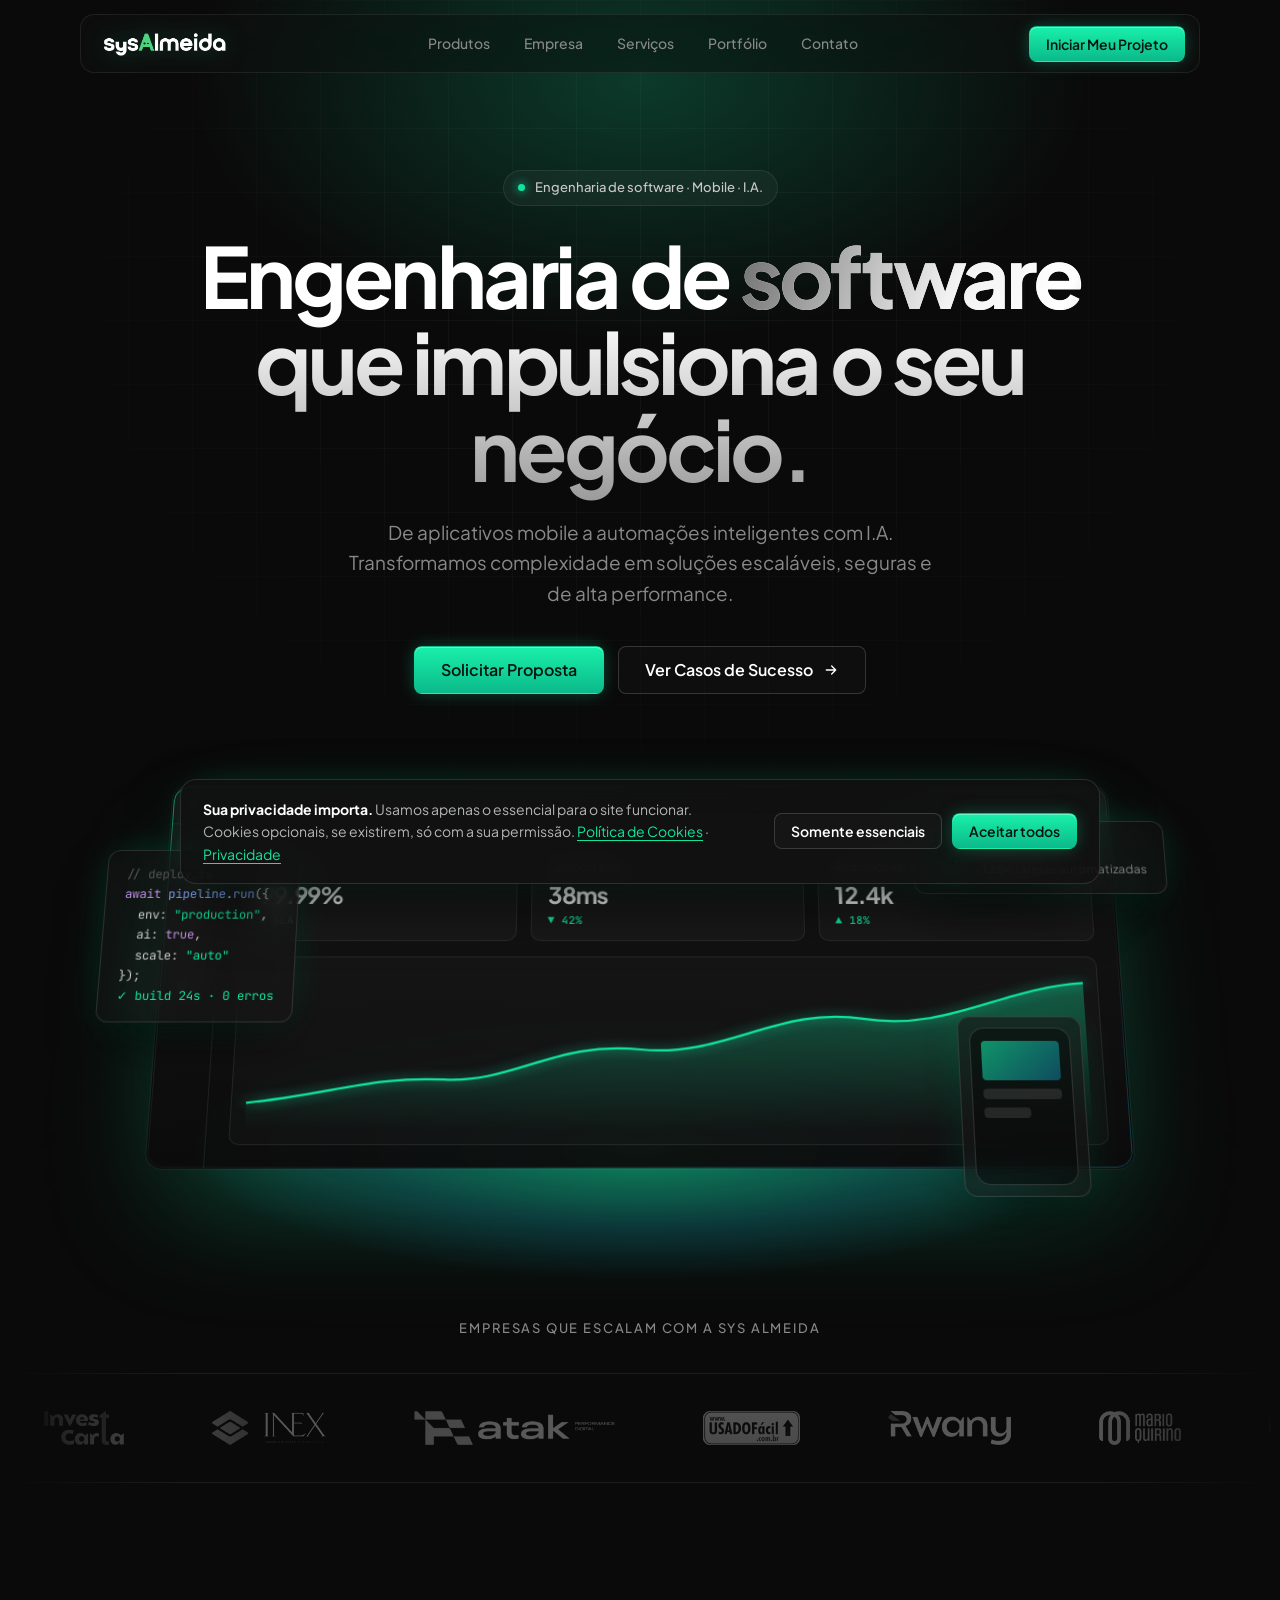
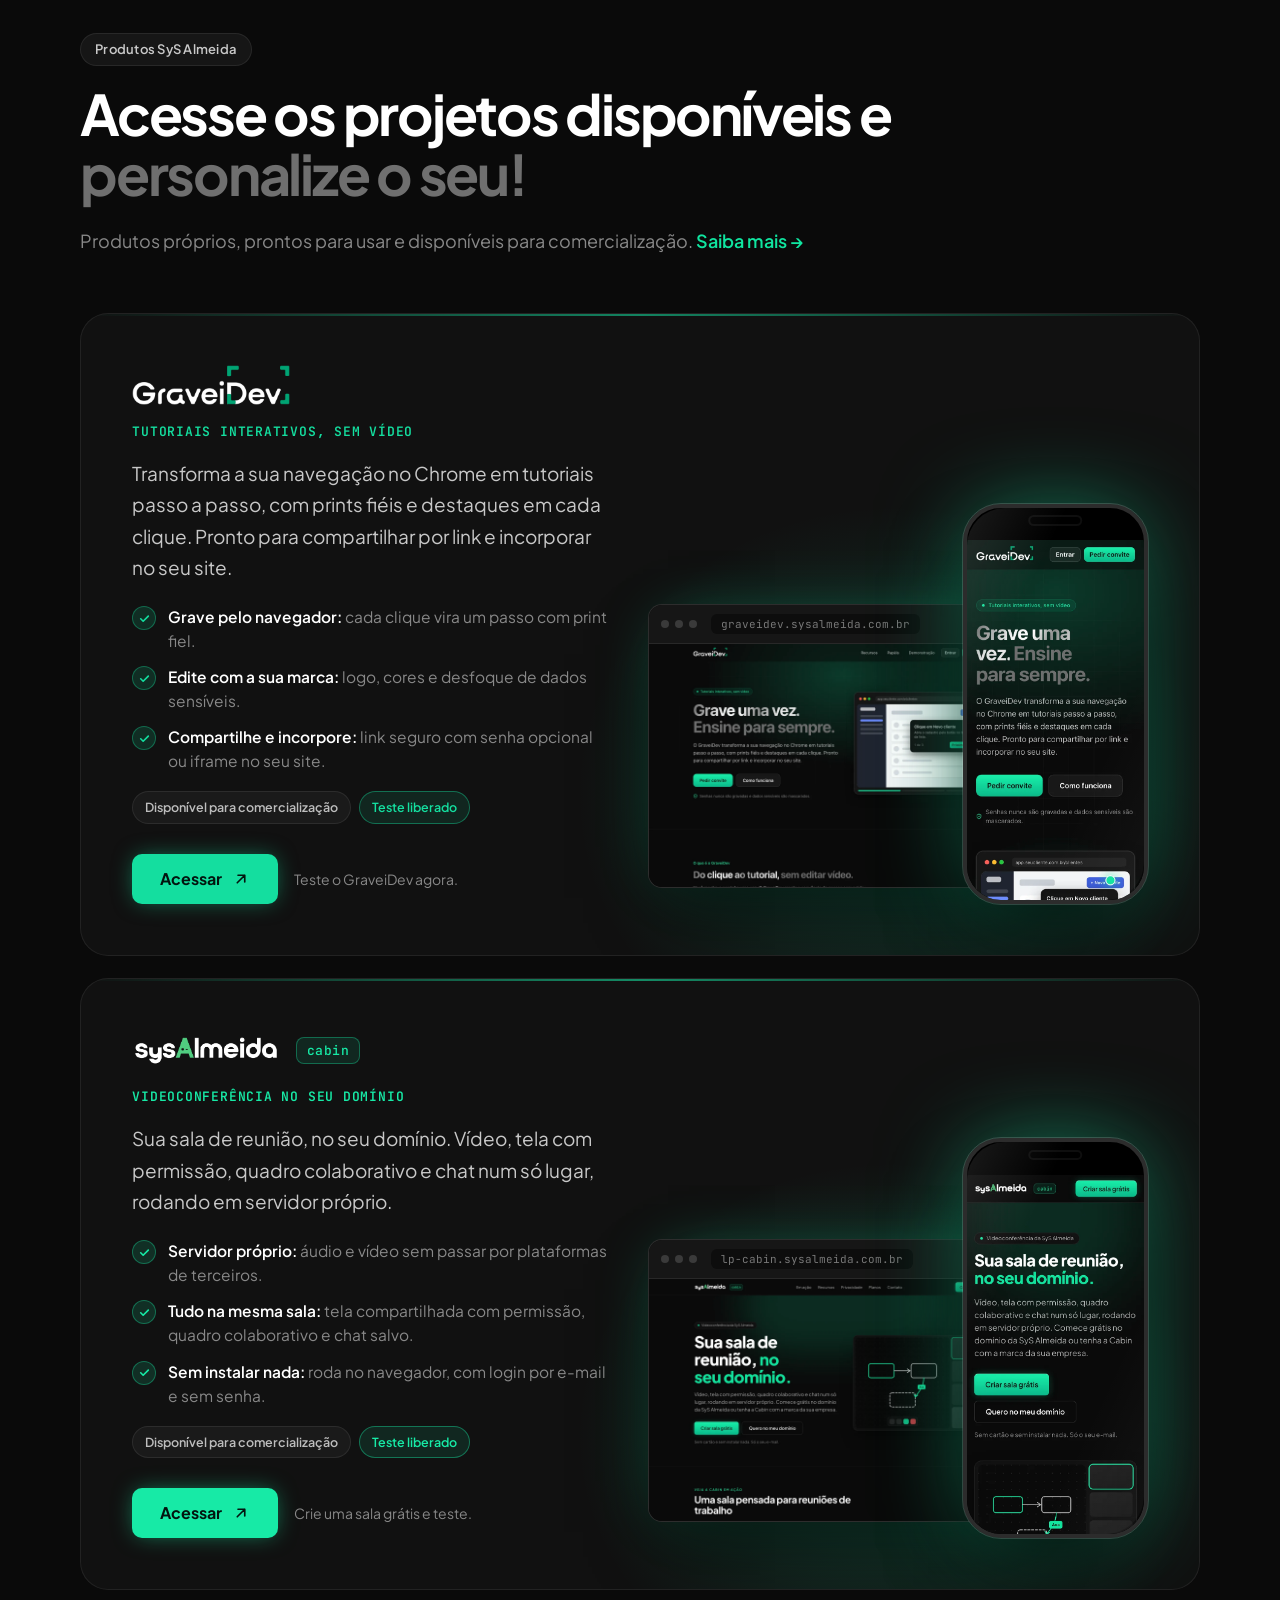
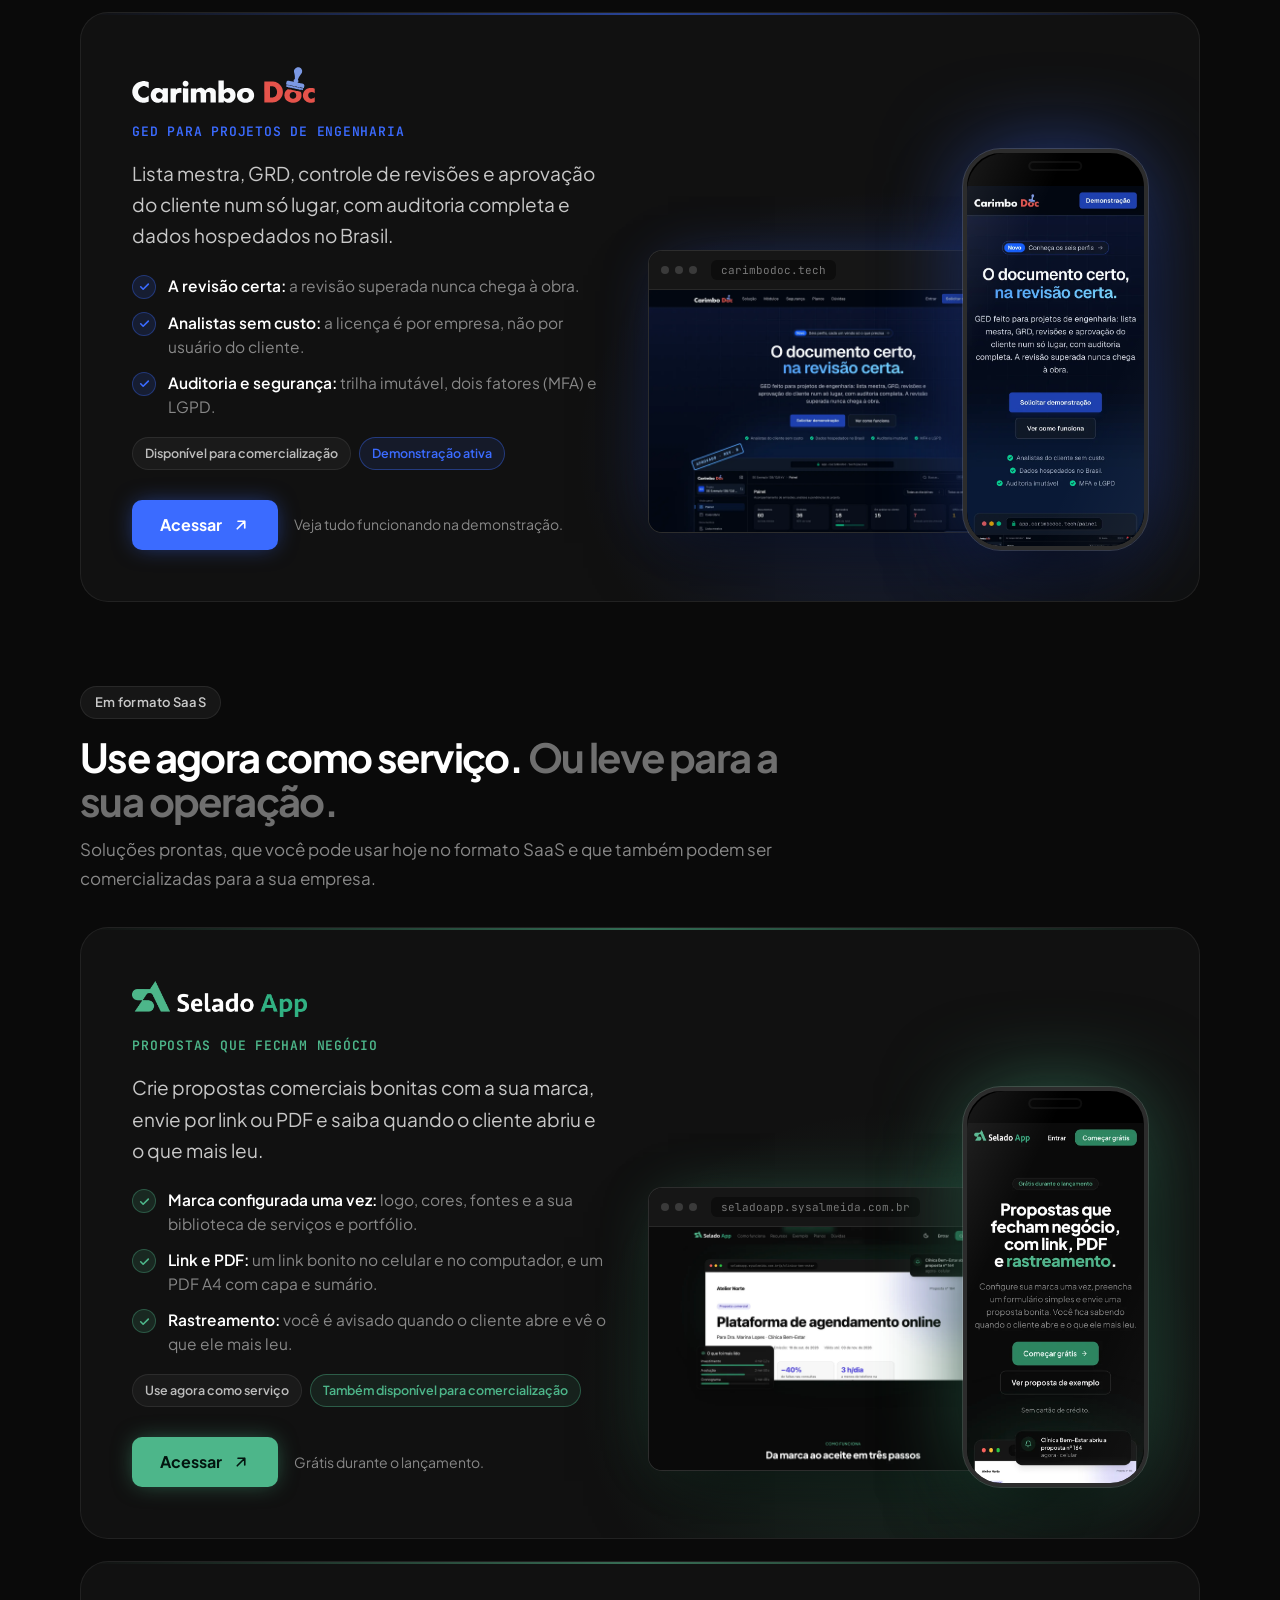
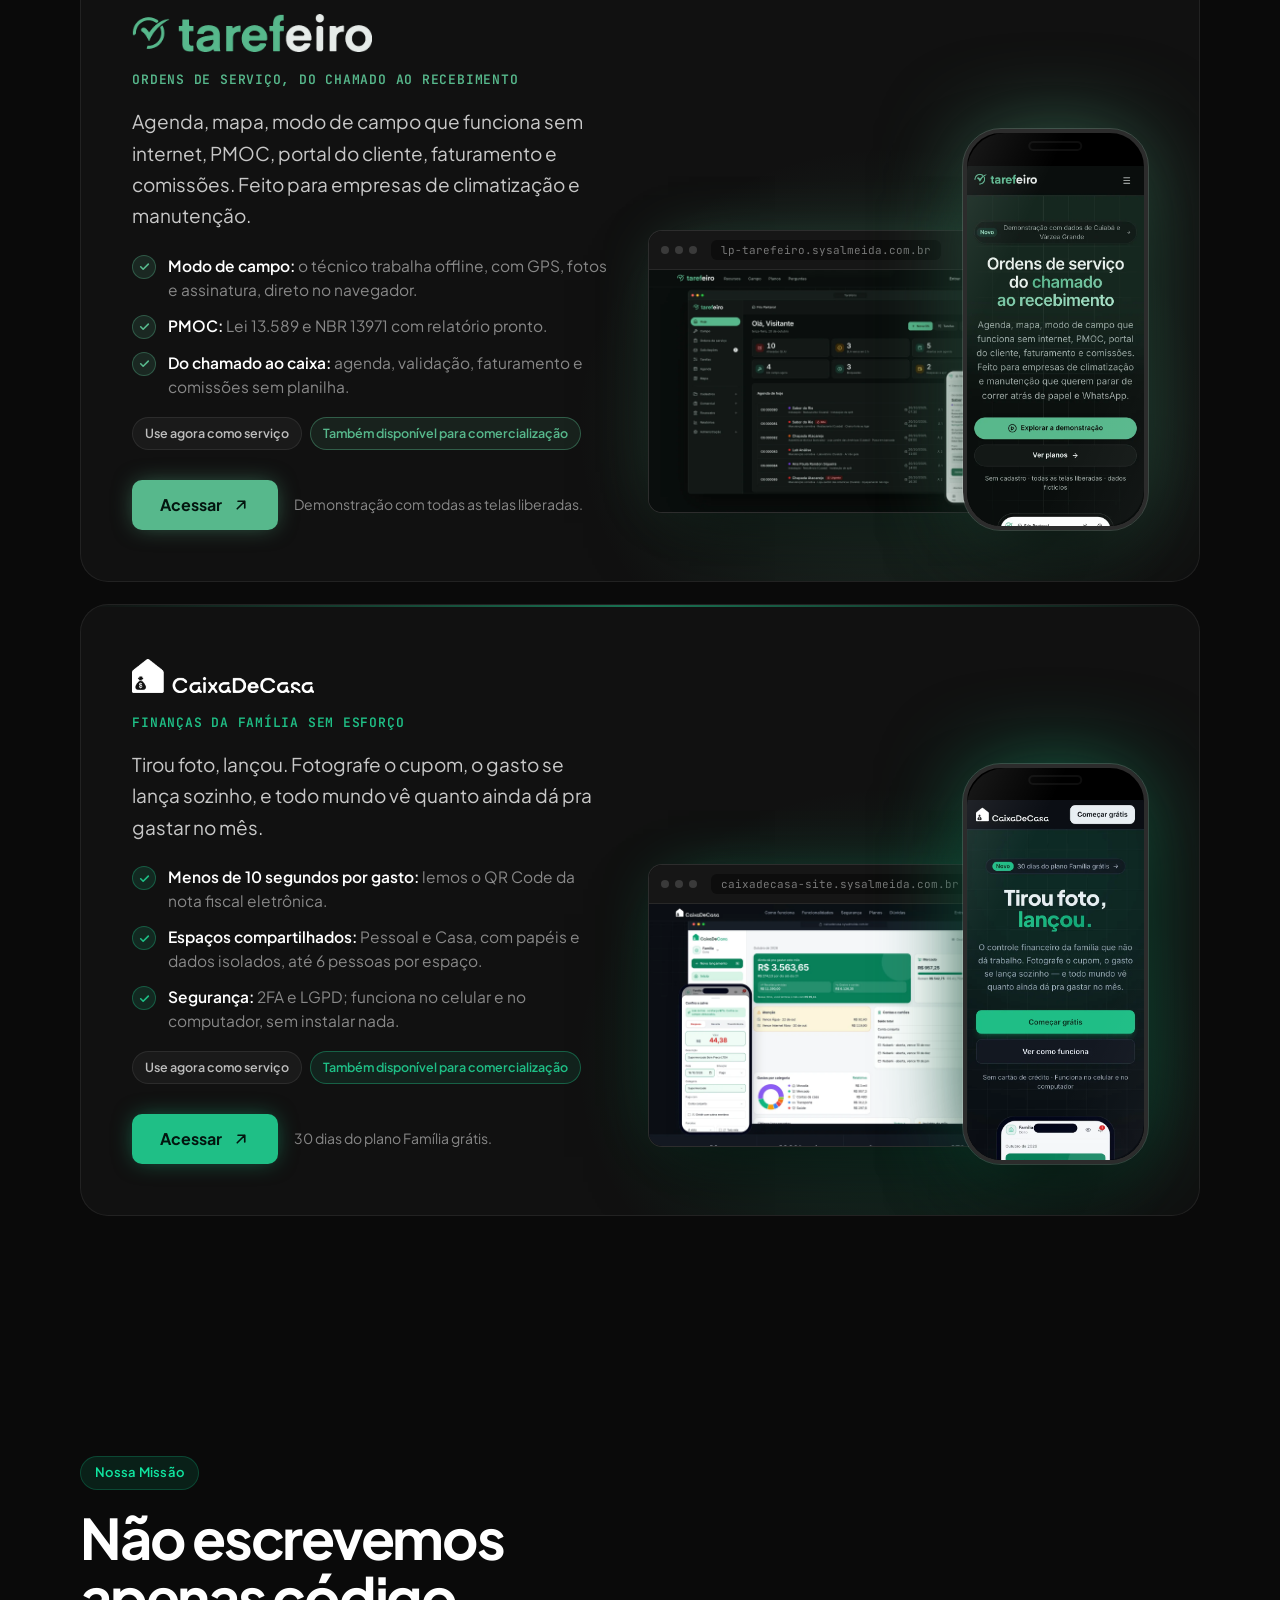
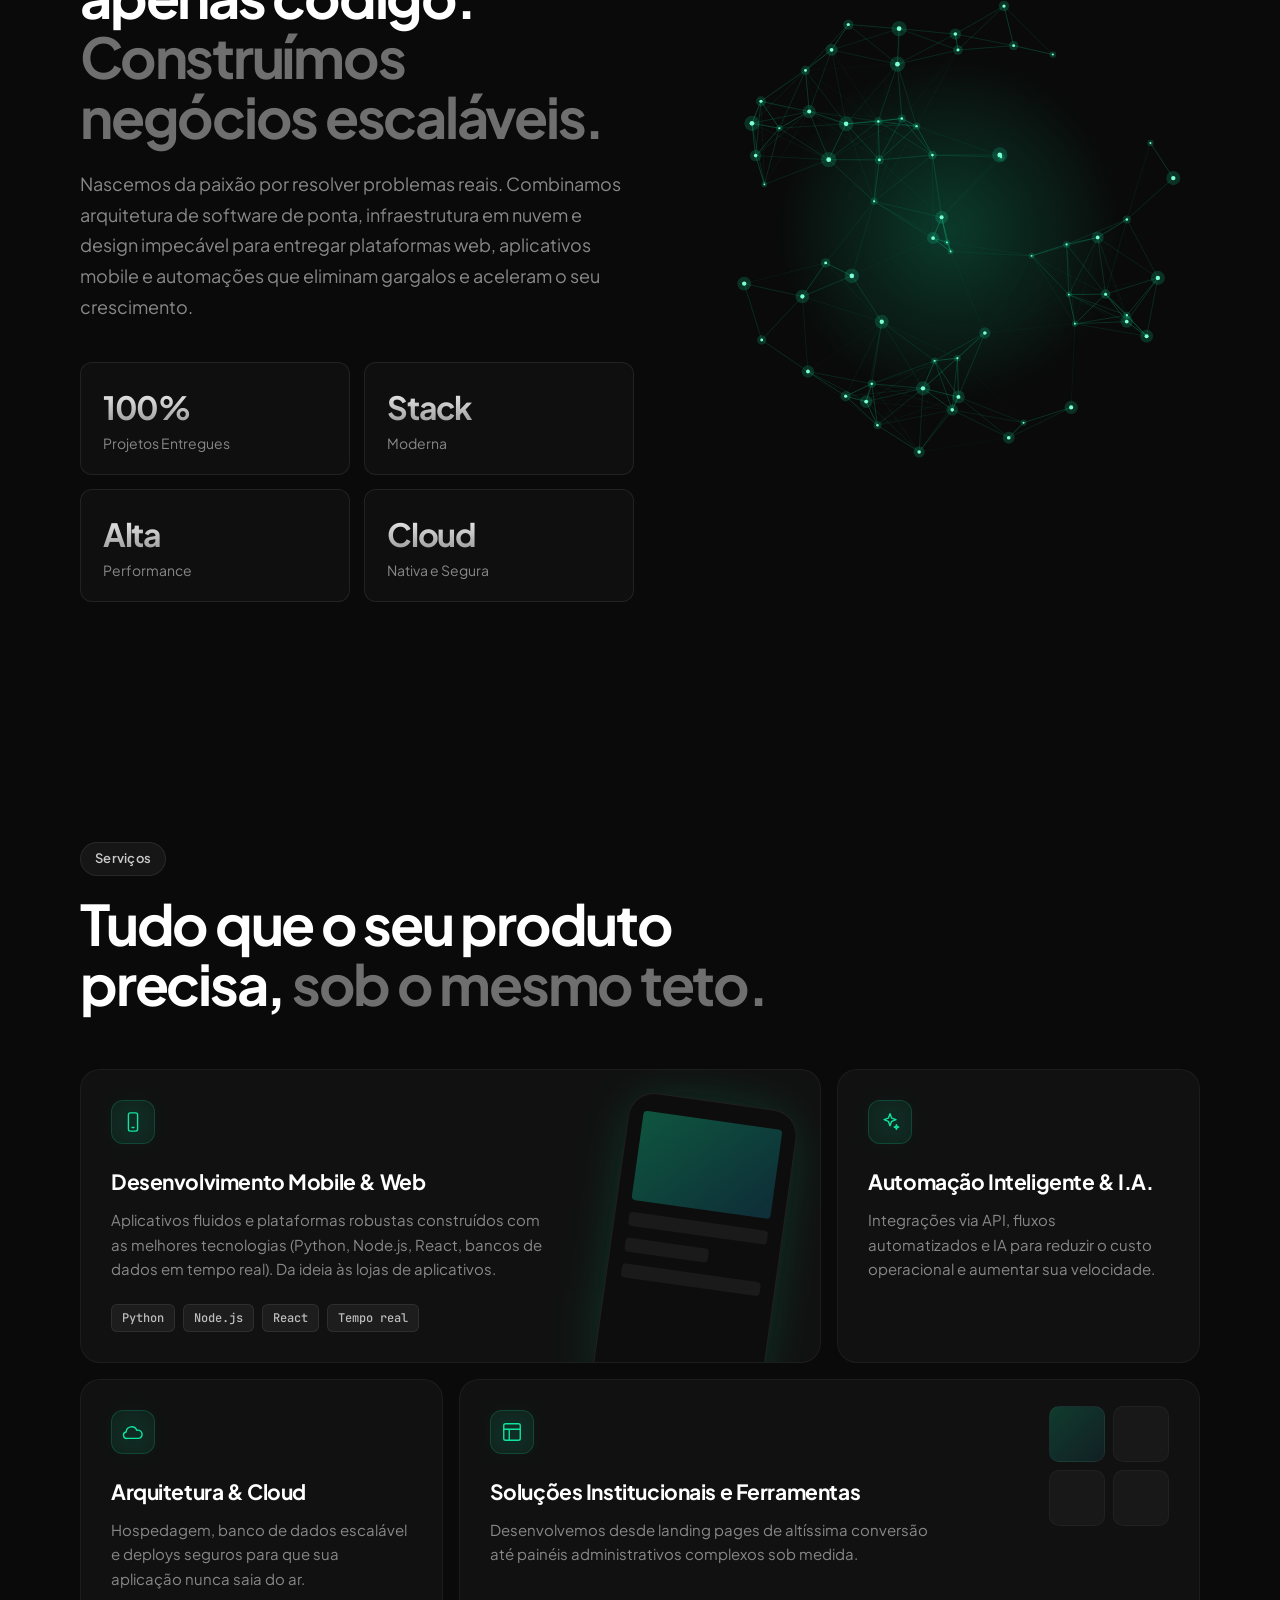
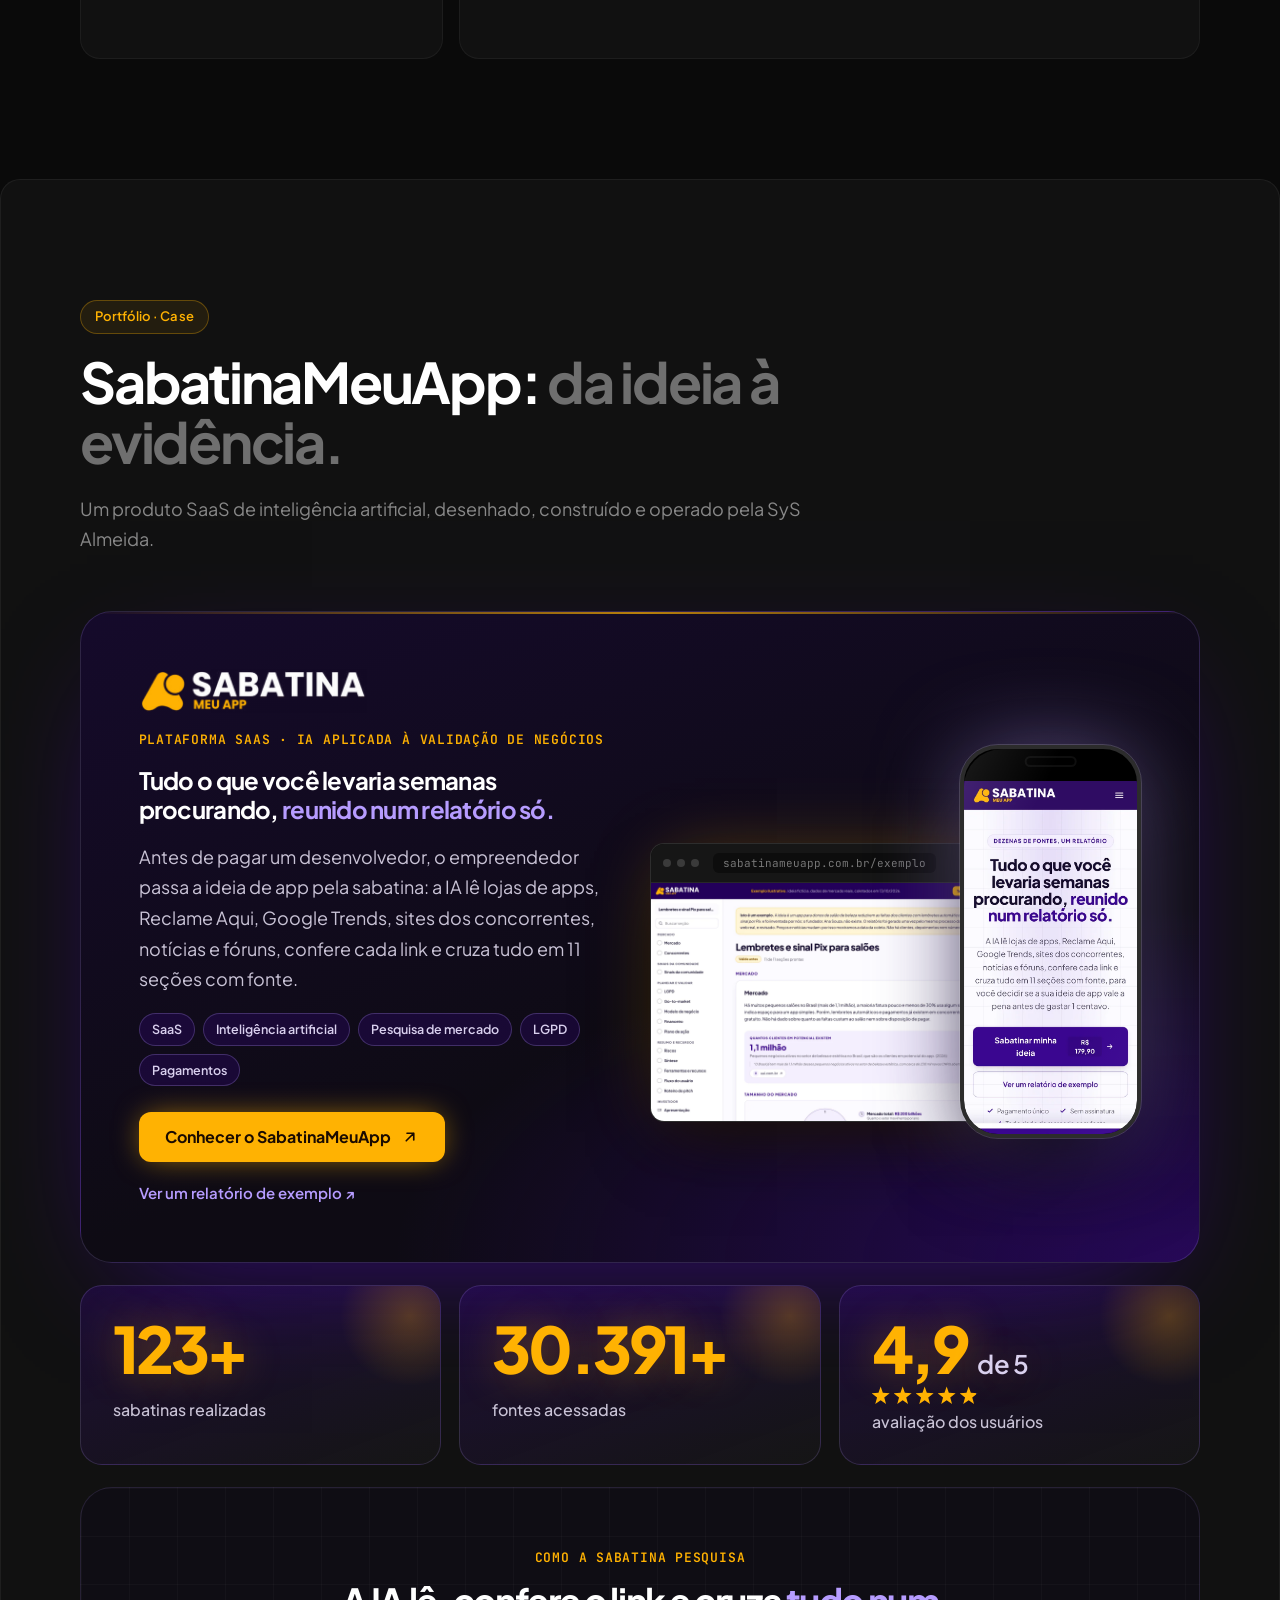
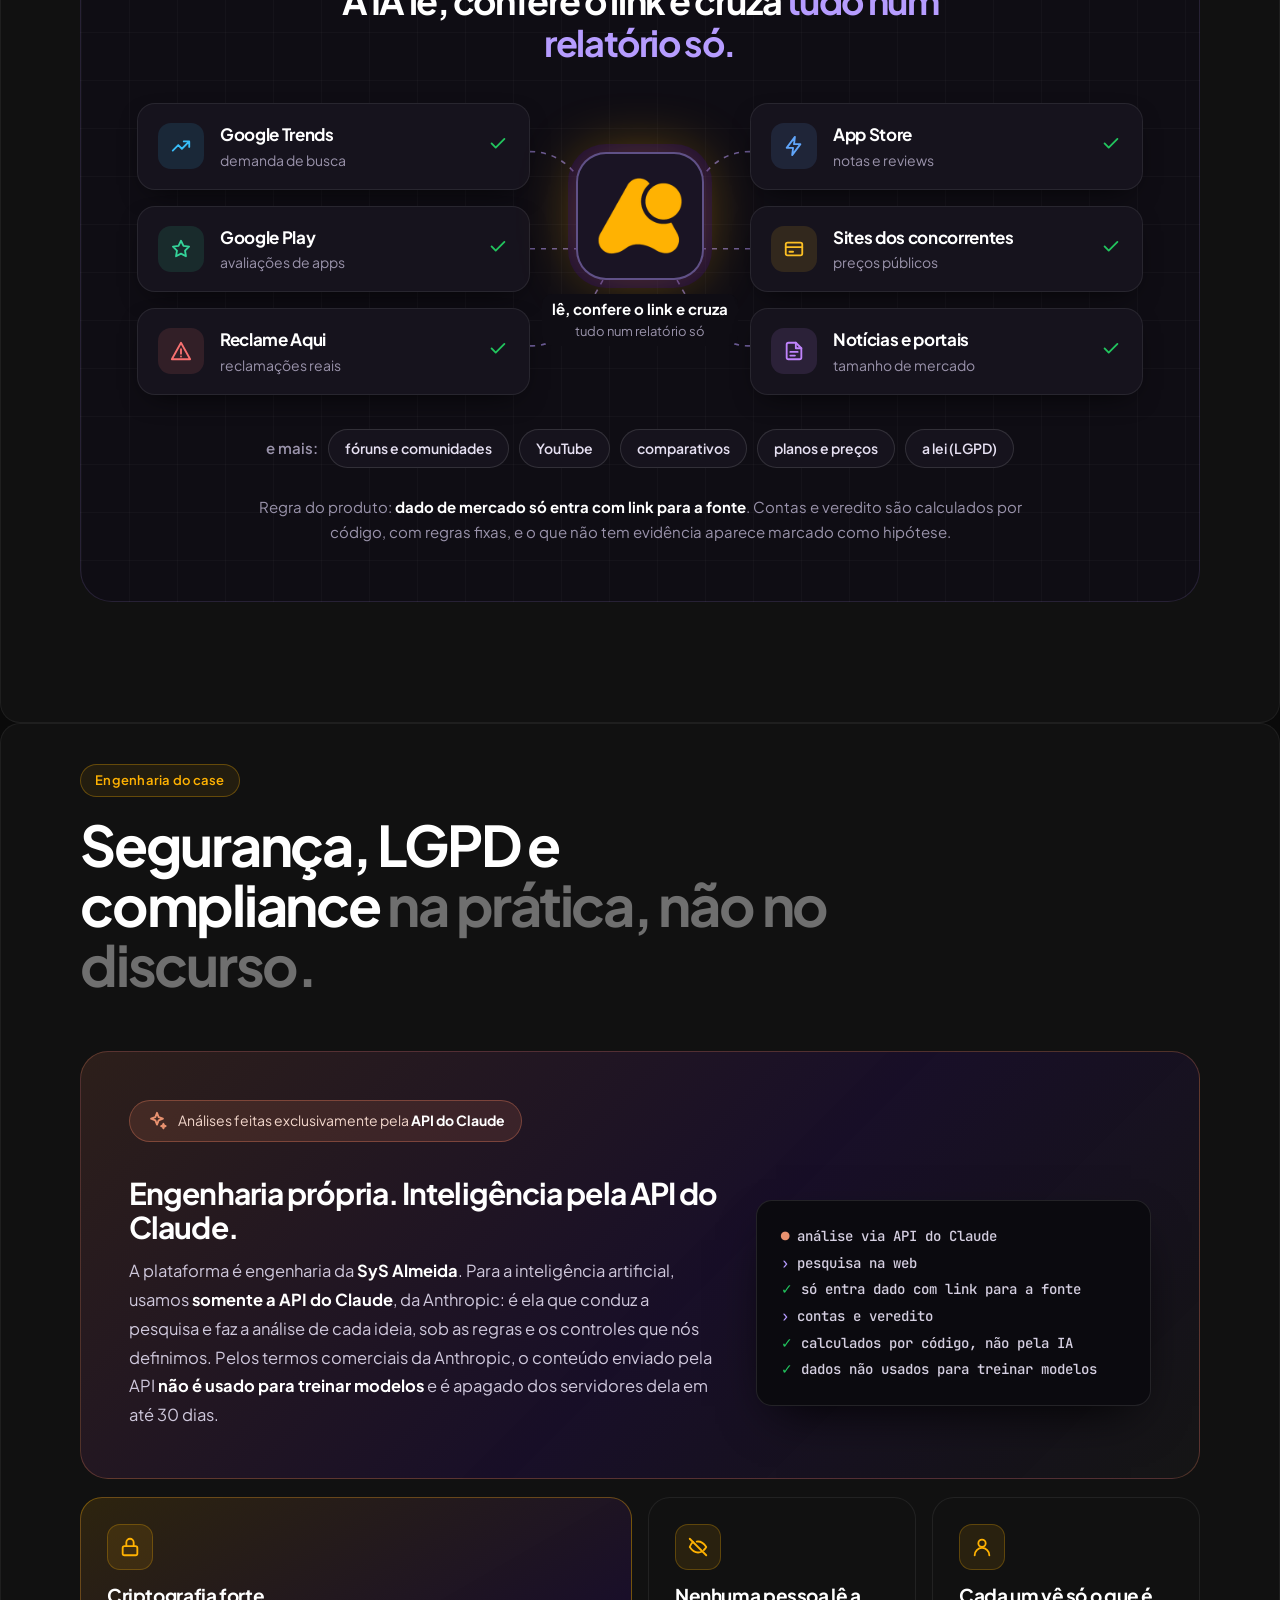
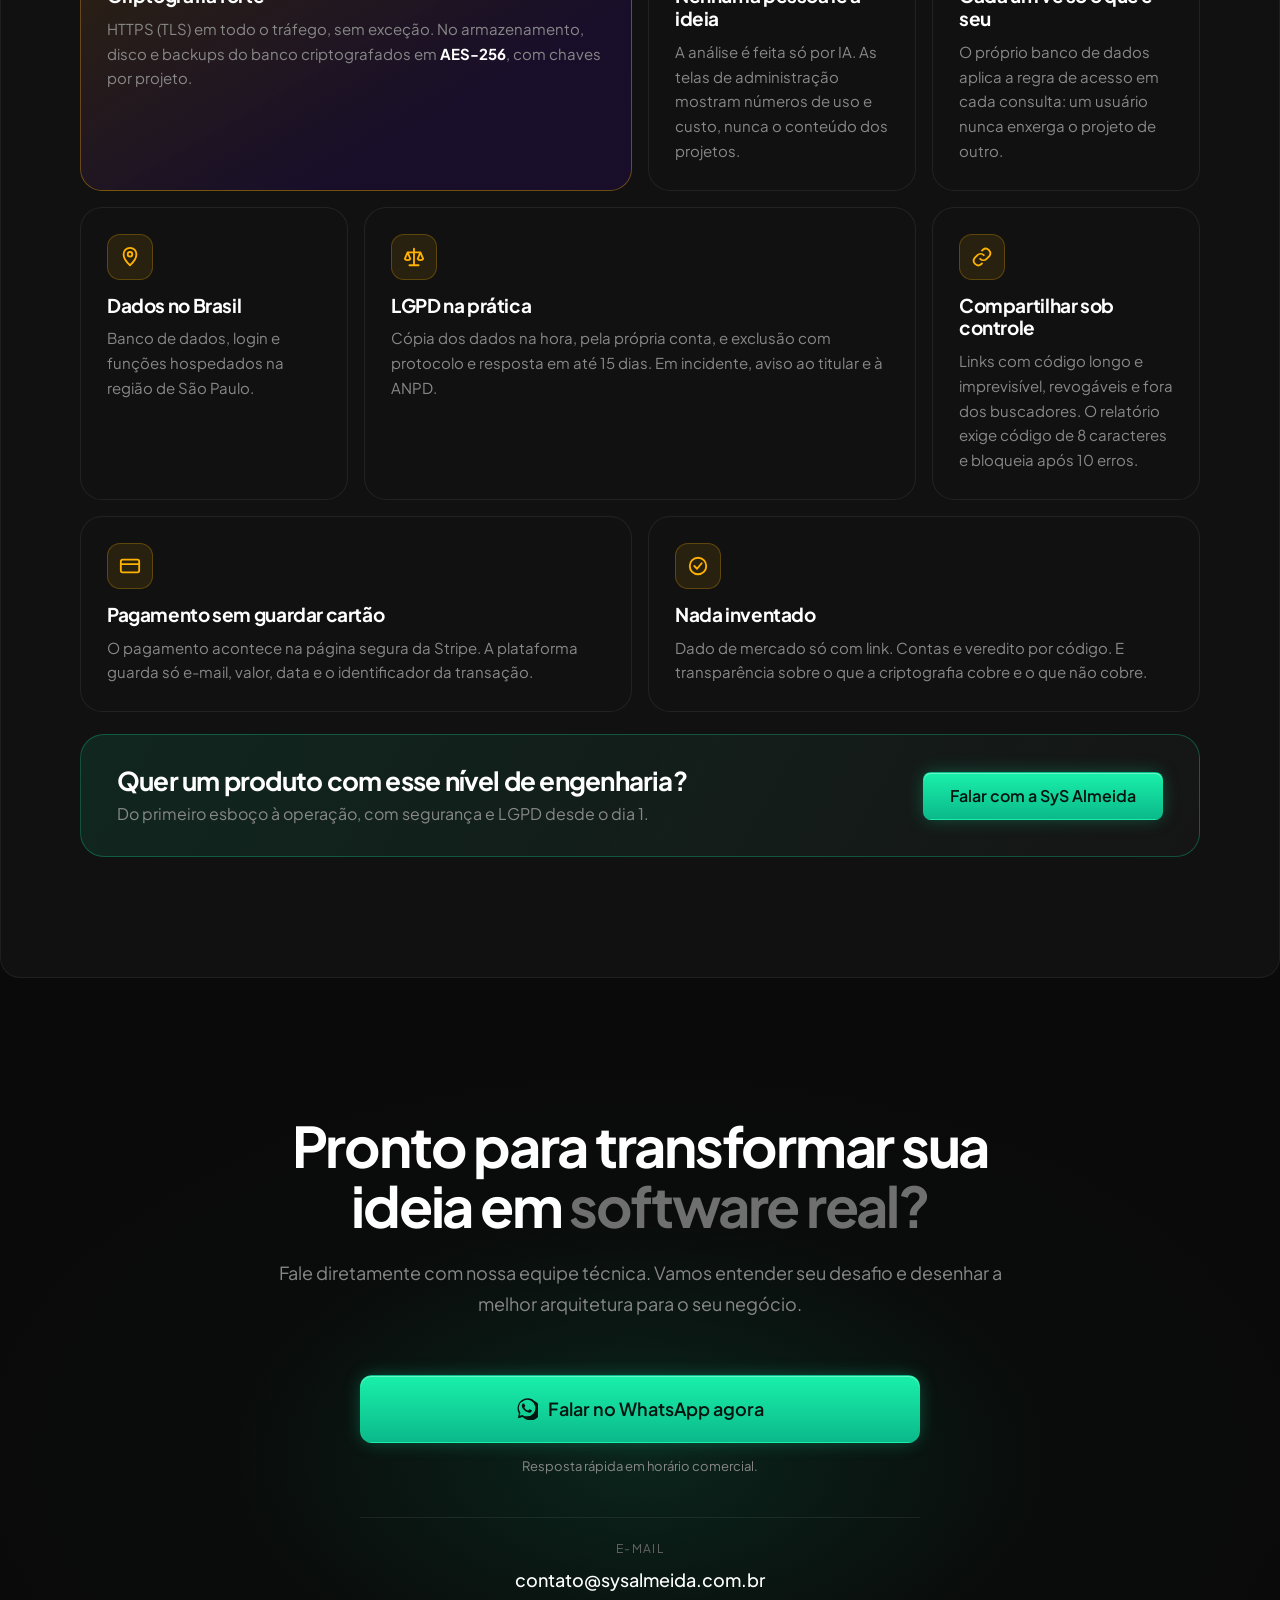
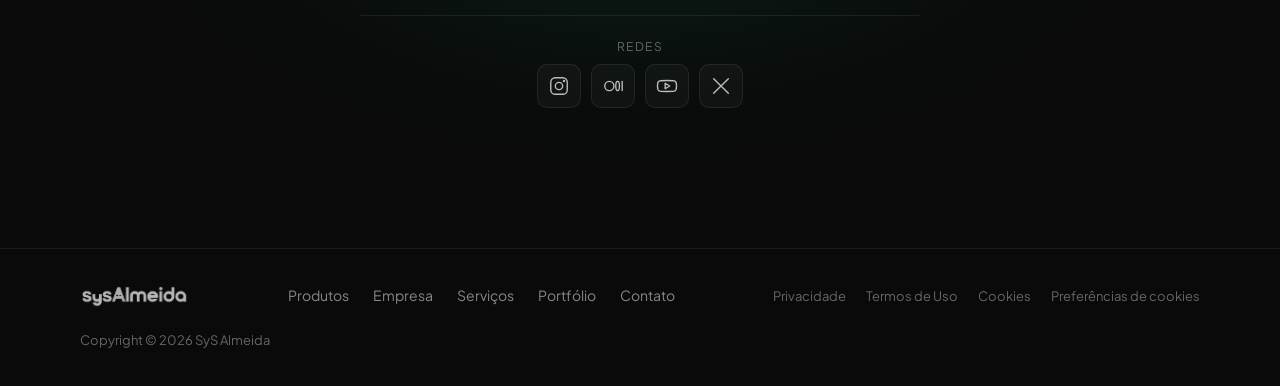
<file: index.html>
<!doctype html>
<html lang="pt-BR">
<head>
  <meta charset="utf-8">
  <meta name="viewport" content="width=device-width, initial-scale=1">
  <title>SyS Almeida — Engenharia de software de alto nível</title>
  <meta name="description" content="De aplicativos mobile a automações inteligentes com I.A. Soluções escaláveis, seguras e de alta performance.">
  <meta name="theme-color" content="#0A0A0A">
  <link rel="icon" type="image/png" href="images/lofoFavicon.png">
  <link rel="preconnect" href="https://fonts.googleapis.com">
  <link rel="preconnect" href="https://fonts.gstatic.com" crossorigin>
  <link href="https://fonts.googleapis.com/css2?family=Plus+Jakarta+Sans:wght@400;500;600;700;800&family=JetBrains+Mono:wght@400;500&display=swap" rel="stylesheet">
  <script>document.documentElement.classList.add('js')</script>
  <link rel="stylesheet" href="css/style.css">
</head>
<body>

  <header class="header" id="header">
    <div class="header__inner">
      <button class="burger" type="button" aria-label="Abrir menu" aria-expanded="false" aria-controls="site-nav">
        <span></span><span></span><span></span>
      </button>
      <a href="#" class="header__logo" aria-label="SyS Almeida">
        <img src="images/logo.png" alt="SyS Almeida" width="463" height="93">
      </a>
      <nav class="nav" id="site-nav" aria-label="Principal">
        <a href="#produtos">Produtos</a>
        <a href="#sobre">Empresa</a>
        <a href="#servicos">Serviços</a>
        <a href="#portfolio">Portfólio</a>
        <a href="#contato">Contato</a>
      </nav>
      <a href="https://wa.me/5565999497894?text=Ol%C3%A1!%20me%20chamo:%20" target="_blank" rel="noopener" class="btn btn--primary btn--sm">Iniciar Meu Projeto</a>
    </div>
  </header>

  <main>
    <!-- HERO -->
    <section class="hero" id="inicio">
      <div class="hero__grid" aria-hidden="true"></div>
      <div class="hero__glow hero__glow--top" aria-hidden="true"></div>

      <div class="container hero__content">
        <span class="badge reveal" style="--d:0ms">
          <span class="badge__dot"></span> Engenharia de software · Mobile · I.A.
        </span>
        <h1 class="hero__title reveal" style="--d:100ms">
          Engenharia de <span class="metal">software</span> que impulsiona o seu negócio.
        </h1>
        <p class="hero__sub reveal" style="--d:200ms">
          De aplicativos mobile a automações inteligentes com I.A. Transformamos complexidade em soluções escaláveis, seguras e de alta performance.
        </p>
        <div class="hero__actions reveal" style="--d:300ms">
          <a href="https://wa.me/5565999497894?text=Ol%C3%A1!%20me%20chamo:%20" target="_blank" rel="noopener" class="btn btn--primary btn--lg">Solicitar Proposta</a>
          <a href="#portfolio" class="btn btn--outline btn--lg">
            Ver Casos de Sucesso
            <svg width="16" height="16" viewBox="0 0 24 24" fill="none" stroke="currentColor" stroke-width="2" stroke-linecap="round" stroke-linejoin="round"><path d="M5 12h14M13 6l6 6-6 6"/></svg>
          </a>
        </div>
      </div>

      <!-- Dashboard mockup -->
      <div class="container hero__visual reveal" style="--d:450ms">
        <div class="hero__glow hero__glow--bottom" aria-hidden="true"></div>
        <div class="mock" id="mock">
          <div class="mock__frame">
            <div class="mock__bar">
              <span></span><span></span><span></span>
              <em>sysalmeida.app / dashboard</em>
            </div>
            <div class="mock__body">
              <aside class="mock__side">
                <i class="on"></i><i></i><i></i><i></i><i></i>
              </aside>
              <div class="mock__main">
                <div class="mock__kpis">
                  <div class="kpi"><small>Uptime</small><b>99.99%</b><span class="up">▲ SLA</span></div>
                  <div class="kpi"><small>Latência p95</small><b>38ms</b><span class="up">▼ 42%</span></div>
                  <div class="kpi"><small>Requisições/s</small><b>12.4k</b><span class="up">▲ 18%</span></div>
                </div>
                <div class="mock__chart">
                  <svg viewBox="0 0 600 180" preserveAspectRatio="none">
                    <defs>
                      <linearGradient id="area" x1="0" y1="0" x2="0" y2="1">
                        <stop offset="0" stop-color="#10E5A0" stop-opacity=".35"/>
                        <stop offset="1" stop-color="#10E5A0" stop-opacity="0"/>
                      </linearGradient>
                    </defs>
                    <path d="M0 150 C60 140 90 120 140 124 S220 80 280 90 S380 40 440 55 S540 20 600 14 V180 H0Z" fill="url(#area)"/>
                    <path class="line" d="M0 150 C60 140 90 120 140 124 S220 80 280 90 S380 40 440 55 S540 20 600 14" fill="none" stroke="#10E5A0" stroke-width="2.5"/>
                  </svg>
                </div>
              </div>
            </div>
          </div>

          <div class="float float--code">
<pre><span class="c">// deploy.ts</span>
<span class="k">await</span> <span class="f">pipeline</span>.<span class="f">run</span>({
  env: <span class="s">"production"</span>,
  ai: <span class="k">true</span>,
  scale: <span class="s">"auto"</span>
});
<span class="ok">✓ build 24s · 0 erros</span></pre>
          </div>

          <div class="float float--ai">
            <div class="float__ico">
              <svg width="18" height="18" viewBox="0 0 24 24" fill="none" stroke="currentColor" stroke-width="2" stroke-linecap="round" stroke-linejoin="round"><path d="M12 3l1.8 4.7L18.5 9.5l-4.7 1.8L12 16l-1.8-4.7L5.5 9.5l4.7-1.8z"/><path d="M19 15l.7 1.8L21.5 17.5l-1.8.7L19 20l-.7-1.8-1.8-.7 1.8-.7z"/></svg>
            </div>
            <div><b>Agente I.A.</b><small>1.284 tarefas automatizadas</small></div>
          </div>

          <div class="float float--mobile">
            <div class="phone"><i></i><i></i><i class="w"></i></div>
          </div>
        </div>
      </div>
    </section>

    <!-- SOCIAL PROOF -->
    <section class="proof" aria-labelledby="proof-title">
      <p class="proof__title" id="proof-title">Empresas que escalam com a SyS Almeida</p>
      <div class="marquee">
        <div class="marquee__track">
          <ul class="marquee__group">
            <li><img src="images/clientes/mono/investcarla.png" alt="Invest Carla"></li>
            <li><img src="images/clientes/mono/inex.png" alt="INEX — Instituto Nobre de Excelência"></li>
            <li><img src="images/clientes/mono/atak.png" alt="Atak Performance Digital"></li>
            <li><img src="images/clientes/mono/usadofacil.png" alt="UsadoFácil.com.br"></li>
            <li><img src="images/clientes/mono/rwany.png" alt="Rwany"></li>
            <li><img src="images/clientes/mono/marioquirino.png" alt="Mario Quirino"></li>
            <li><img src="images/clientes/mono/belafit.png" alt="BelaFit"></li>
            <li><img src="images/clientes/mono/parecerdigital.png" alt="Parecer Digital" class="wide"></li>
            <li><img src="images/clientes/mono/useconsult.png" alt="Use Consult" class="wide"></li>
            <li><img src="images/clientes/mono/institutocrescer.png" alt="Instituto Crescer Brasil" class="tall"></li>
            <li><img src="images/clientes/mono/traquejodev.png" alt="Traquejo Dev" class="wide"></li>
            <li><img src="images/clientes/mono/andrefelipe.png" alt="Dr. André Felipe — Ortopedista e Traumatologista" class="tall"></li>
            <li><img src="images/clientes/mono/sabrinasantos.png" alt="Sabrina Santos — Médica Veterinária" class="tall"></li>
            <li><img src="images/clientes/mono/usegrifo.png" alt="Usegrifo"></li>
          </ul>
          <ul class="marquee__group" aria-hidden="true">
            <li><img src="images/clientes/mono/investcarla.png" alt=""></li>
            <li><img src="images/clientes/mono/inex.png" alt=""></li>
            <li><img src="images/clientes/mono/atak.png" alt=""></li>
            <li><img src="images/clientes/mono/usadofacil.png" alt=""></li>
            <li><img src="images/clientes/mono/rwany.png" alt=""></li>
            <li><img src="images/clientes/mono/marioquirino.png" alt=""></li>
            <li><img src="images/clientes/mono/belafit.png" alt=""></li>
            <li><img src="images/clientes/mono/parecerdigital.png" alt="" class="wide"></li>
            <li><img src="images/clientes/mono/useconsult.png" alt="" class="wide"></li>
            <li><img src="images/clientes/mono/institutocrescer.png" alt="" class="tall"></li>
            <li><img src="images/clientes/mono/traquejodev.png" alt="" class="wide"></li>
            <li><img src="images/clientes/mono/andrefelipe.png" alt="" class="tall"></li>
            <li><img src="images/clientes/mono/sabrinasantos.png" alt="" class="tall"></li>
            <li><img src="images/clientes/mono/usegrifo.png" alt=""></li>
          </ul>
        </div>
      </div>
    </section>

    <!-- PRODUTOS -->
    <section class="section products" id="produtos">
      <div class="container">
        <header class="section__head reveal-s">
          <span class="tag">Produtos SyS Almeida</span>
          <h2 class="h2">Acesse os projetos disponíveis e <span class="dim">personalize o seu!</span></h2>
          <p class="lead">Produtos próprios, prontos para usar e disponíveis para comercialização. <a class="products__more" href="#contato">Saiba mais <span aria-hidden="true">→</span></a></p>
        </header>
        <div class="pgrid">
        <article class="pcard reveal-s" style="--c:#14de9f;--c-rgb:20,222,159;--on:#03150f">
          <div class="pcard__info">
            <div class="pcard__brand"><img class="plogo plogo--grave" src="images/produtos/graveidev-logo.webp" alt="GraveiDev" width="480" height="122"></div>
            <span class="ptag">Tutoriais interativos, sem vídeo</span>
            <p class="pcard__desc">Transforma a sua navegação no Chrome em tutoriais passo a passo, com prints fiéis e destaques em cada clique. Pronto para compartilhar por link e incorporar no seu site.</p>
            <ul class="pcard__quals"><li><span class="pq__ic" aria-hidden="true"><svg viewBox="0 0 24 24"><path d="M5 12.5l4.5 4.5L19 7.5"/></svg></span><span><b>Grave pelo navegador:</b> cada clique vira um passo com print fiel.</span></li><li><span class="pq__ic" aria-hidden="true"><svg viewBox="0 0 24 24"><path d="M5 12.5l4.5 4.5L19 7.5"/></svg></span><span><b>Edite com a sua marca:</b> logo, cores e desfoque de dados sensíveis.</span></li><li><span class="pq__ic" aria-hidden="true"><svg viewBox="0 0 24 24"><path d="M5 12.5l4.5 4.5L19 7.5"/></svg></span><span><b>Compartilhe e incorpore:</b> link seguro com senha opcional ou iframe no seu site.</span></li></ul>
            <div class="pcard__chips"><span class="pchip">Disponível para comercialização</span><span class="pchip pchip--on">Teste liberado</span></div>
            <div class="pcard__cta">
              <a class="pbtn" href="https://graveidev.sysalmeida.com.br/" target="_blank" rel="noopener">Acessar
                <svg width="18" height="18" viewBox="0 0 24 24" fill="none" stroke="currentColor" stroke-width="2.2" stroke-linecap="round" stroke-linejoin="round" aria-hidden="true"><path d="M7 17L17 7M8 7h9v9"/></svg></a>
              <span class="pcard__note">Teste o GraveiDev agora.</span>
            </div>
          </div>
          <div class="pcard__stage" aria-hidden="true">
            <div class="dev dev--desk">
              <div class="dev__bar"><i></i><i></i><i></i><em>graveidev.sysalmeida.com.br</em></div>
              <img src="images/produtos/graveidev-desktop.webp" alt="" width="1600" height="1000" loading="lazy">
            </div>
            <div class="dev dev--phone">
              <span class="dev__notch"></span>
              <img src="images/produtos/graveidev-mobile.webp" alt="" width="585" height="1266" loading="lazy">
            </div>
          </div>
        </article>
        <article class="pcard reveal-s" style="--c:#17eaa6;--c-rgb:23,234,166;--on:#03150f">
          <div class="pcard__info">
            <div class="pcard__brand"><img class="plogo plogo--sys" src="images/logo.png" alt="SyS Almeida" width="463" height="93"><span class="pbadge">cabin</span></div>
            <span class="ptag">Videoconferência no seu domínio</span>
            <p class="pcard__desc">Sua sala de reunião, no seu domínio. Vídeo, tela com permissão, quadro colaborativo e chat num só lugar, rodando em servidor próprio.</p>
            <ul class="pcard__quals"><li><span class="pq__ic" aria-hidden="true"><svg viewBox="0 0 24 24"><path d="M5 12.5l4.5 4.5L19 7.5"/></svg></span><span><b>Servidor próprio:</b> áudio e vídeo sem passar por plataformas de terceiros.</span></li><li><span class="pq__ic" aria-hidden="true"><svg viewBox="0 0 24 24"><path d="M5 12.5l4.5 4.5L19 7.5"/></svg></span><span><b>Tudo na mesma sala:</b> tela compartilhada com permissão, quadro colaborativo e chat salvo.</span></li><li><span class="pq__ic" aria-hidden="true"><svg viewBox="0 0 24 24"><path d="M5 12.5l4.5 4.5L19 7.5"/></svg></span><span><b>Sem instalar nada:</b> roda no navegador, com login por e-mail e sem senha.</span></li></ul>
            <div class="pcard__chips"><span class="pchip">Disponível para comercialização</span><span class="pchip pchip--on">Teste liberado</span></div>
            <div class="pcard__cta">
              <a class="pbtn" href="https://lp-cabin.sysalmeida.com.br/" target="_blank" rel="noopener">Acessar
                <svg width="18" height="18" viewBox="0 0 24 24" fill="none" stroke="currentColor" stroke-width="2.2" stroke-linecap="round" stroke-linejoin="round" aria-hidden="true"><path d="M7 17L17 7M8 7h9v9"/></svg></a>
              <span class="pcard__note">Crie uma sala grátis e teste.</span>
            </div>
          </div>
          <div class="pcard__stage" aria-hidden="true">
            <div class="dev dev--desk">
              <div class="dev__bar"><i></i><i></i><i></i><em>lp-cabin.sysalmeida.com.br</em></div>
              <img src="images/produtos/cabin-desktop.webp" alt="" width="1600" height="1000" loading="lazy">
            </div>
            <div class="dev dev--phone">
              <span class="dev__notch"></span>
              <img src="images/produtos/cabin-mobile.webp" alt="" width="585" height="1266" loading="lazy">
            </div>
          </div>
        </article>
        <article class="pcard reveal-s" style="--c:#3b6bff;--c-rgb:59,107,255;--on:#ffffff">
          <div class="pcard__info">
            <div class="pcard__brand"><img class="plogo plogo--carimbo" src="images/produtos/carimbodoc-logo.svg" alt="CarimboDoc" width="2932" height="578"></div>
            <span class="ptag">GED para projetos de engenharia</span>
            <p class="pcard__desc">Lista mestra, GRD, controle de revisões e aprovação do cliente num só lugar, com auditoria completa e dados hospedados no Brasil.</p>
            <ul class="pcard__quals"><li><span class="pq__ic" aria-hidden="true"><svg viewBox="0 0 24 24"><path d="M5 12.5l4.5 4.5L19 7.5"/></svg></span><span><b>A revisão certa:</b> a revisão superada nunca chega à obra.</span></li><li><span class="pq__ic" aria-hidden="true"><svg viewBox="0 0 24 24"><path d="M5 12.5l4.5 4.5L19 7.5"/></svg></span><span><b>Analistas sem custo:</b> a licença é por empresa, não por usuário do cliente.</span></li><li><span class="pq__ic" aria-hidden="true"><svg viewBox="0 0 24 24"><path d="M5 12.5l4.5 4.5L19 7.5"/></svg></span><span><b>Auditoria e segurança:</b> trilha imutável, dois fatores (MFA) e LGPD.</span></li></ul>
            <div class="pcard__chips"><span class="pchip">Disponível para comercialização</span><span class="pchip pchip--on">Demonstração ativa</span></div>
            <div class="pcard__cta">
              <a class="pbtn" href="https://carimbodoc.tech/" target="_blank" rel="noopener">Acessar
                <svg width="18" height="18" viewBox="0 0 24 24" fill="none" stroke="currentColor" stroke-width="2.2" stroke-linecap="round" stroke-linejoin="round" aria-hidden="true"><path d="M7 17L17 7M8 7h9v9"/></svg></a>
              <span class="pcard__note">Veja tudo funcionando na demonstração.</span>
            </div>
          </div>
          <div class="pcard__stage" aria-hidden="true">
            <div class="dev dev--desk">
              <div class="dev__bar"><i></i><i></i><i></i><em>carimbodoc.tech</em></div>
              <img src="images/produtos/carimbodoc-desktop.webp" alt="" width="1600" height="1000" loading="lazy">
            </div>
            <div class="dev dev--phone">
              <span class="dev__notch"></span>
              <img src="images/produtos/carimbodoc-mobile.webp" alt="" width="585" height="1266" loading="lazy">
            </div>
          </div>
        </article>
        </div>
        <div class="psub reveal-s">
          <span class="tag">Em formato SaaS</span>
          <h3 class="psub__title">Use agora como serviço. <span class="dim">Ou leve para a sua operação.</span></h3>
          <p>Soluções prontas, que você pode usar hoje no formato SaaS e que também podem ser comercializadas para a sua empresa.</p>
        </div>
        <div class="pgrid pgrid--saas">
          <article class="pcard reveal-s" style="--c:#4db68a;--c-rgb:77,182,138;--on:#03150f">
            <div class="pcard__info">
              <div class="pcard__brand"><img class="plogo plogo--seladoapp" src="images/produtos/seladoapp-logo.webp" alt="Selado App" width="623" height="128"></div>
              <span class="ptag">Propostas que fecham negócio</span>
              <p class="pcard__desc">Crie propostas comerciais bonitas com a sua marca, envie por link ou PDF e saiba quando o cliente abriu e o que mais leu.</p>
              <ul class="pcard__quals"><li><span class="pq__ic" aria-hidden="true"><svg viewBox="0 0 24 24"><path d="M5 12.5l4.5 4.5L19 7.5"/></svg></span><span><b>Marca configurada uma vez:</b> logo, cores, fontes e a sua biblioteca de serviços e portfólio.</span></li><li><span class="pq__ic" aria-hidden="true"><svg viewBox="0 0 24 24"><path d="M5 12.5l4.5 4.5L19 7.5"/></svg></span><span><b>Link e PDF:</b> um link bonito no celular e no computador, e um PDF A4 com capa e sumário.</span></li><li><span class="pq__ic" aria-hidden="true"><svg viewBox="0 0 24 24"><path d="M5 12.5l4.5 4.5L19 7.5"/></svg></span><span><b>Rastreamento:</b> você é avisado quando o cliente abre e vê o que ele mais leu.</span></li></ul>
              <div class="pcard__chips"><span class="pchip">Use agora como serviço</span><span class="pchip pchip--on">Também disponível para comercialização</span></div>
              <div class="pcard__cta">
                <a class="pbtn" href="https://seladoapp.sysalmeida.com.br/" target="_blank" rel="noopener">Acessar
                  <svg width="18" height="18" viewBox="0 0 24 24" fill="none" stroke="currentColor" stroke-width="2.2" stroke-linecap="round" stroke-linejoin="round" aria-hidden="true"><path d="M7 17L17 7M8 7h9v9"/></svg></a>
                <span class="pcard__note">Grátis durante o lançamento.</span>
              </div>
            </div>
            <div class="pcard__stage" aria-hidden="true">
              <div class="dev dev--desk">
                <div class="dev__bar"><i></i><i></i><i></i><em>seladoapp.sysalmeida.com.br</em></div>
                <img src="images/produtos/seladoapp-desktop.webp" alt="" width="1600" height="1000" loading="lazy">
              </div>
              <div class="dev dev--phone">
                <span class="dev__notch"></span>
                <img src="images/produtos/seladoapp-mobile.webp" alt="" width="585" height="1266" loading="lazy">
              </div>
            </div>
          </article>
          <article class="pcard reveal-s" style="--c:#57b88c;--c-rgb:87,184,140;--on:#03150f">
            <div class="pcard__info">
              <div class="pcard__brand"><img class="plogo plogo--tarefeiro" src="images/produtos/tarefeiro-logo.webp" alt="Tarefeiro" width="608" height="96"></div>
              <span class="ptag">Ordens de serviço, do chamado ao recebimento</span>
              <p class="pcard__desc">Agenda, mapa, modo de campo que funciona sem internet, PMOC, portal do cliente, faturamento e comissões. Feito para empresas de climatização e manutenção.</p>
              <ul class="pcard__quals"><li><span class="pq__ic" aria-hidden="true"><svg viewBox="0 0 24 24"><path d="M5 12.5l4.5 4.5L19 7.5"/></svg></span><span><b>Modo de campo:</b> o técnico trabalha offline, com GPS, fotos e assinatura, direto no navegador.</span></li><li><span class="pq__ic" aria-hidden="true"><svg viewBox="0 0 24 24"><path d="M5 12.5l4.5 4.5L19 7.5"/></svg></span><span><b>PMOC:</b> Lei 13.589 e NBR 13971 com relatório pronto.</span></li><li><span class="pq__ic" aria-hidden="true"><svg viewBox="0 0 24 24"><path d="M5 12.5l4.5 4.5L19 7.5"/></svg></span><span><b>Do chamado ao caixa:</b> agenda, validação, faturamento e comissões sem planilha.</span></li></ul>
              <div class="pcard__chips"><span class="pchip">Use agora como serviço</span><span class="pchip pchip--on">Também disponível para comercialização</span></div>
              <div class="pcard__cta">
                <a class="pbtn" href="https://lp-tarefeiro.sysalmeida.com.br/" target="_blank" rel="noopener">Acessar
                  <svg width="18" height="18" viewBox="0 0 24 24" fill="none" stroke="currentColor" stroke-width="2.2" stroke-linecap="round" stroke-linejoin="round" aria-hidden="true"><path d="M7 17L17 7M8 7h9v9"/></svg></a>
                <span class="pcard__note">Demonstração com todas as telas liberadas.</span>
              </div>
            </div>
            <div class="pcard__stage" aria-hidden="true">
              <div class="dev dev--desk">
                <div class="dev__bar"><i></i><i></i><i></i><em>lp-tarefeiro.sysalmeida.com.br</em></div>
                <img src="images/produtos/tarefeiro-desktop.webp" alt="" width="1600" height="1000" loading="lazy">
              </div>
              <div class="dev dev--phone">
                <span class="dev__notch"></span>
                <img src="images/produtos/tarefeiro-mobile.webp" alt="" width="585" height="1266" loading="lazy">
              </div>
            </div>
          </article>
          <article class="pcard reveal-s" style="--c:#1fbf86;--c-rgb:31,191,134;--on:#03150f">
            <div class="pcard__info">
              <div class="pcard__brand"><img class="plogo plogo--caixadecasa" src="images/produtos/caixadecasa-logo.webp" alt="CaixaDeCasa" width="640" height="120"></div>
              <span class="ptag">Finanças da família sem esforço</span>
              <p class="pcard__desc">Tirou foto, lançou. Fotografe o cupom, o gasto se lança sozinho, e todo mundo vê quanto ainda dá pra gastar no mês.</p>
              <ul class="pcard__quals"><li><span class="pq__ic" aria-hidden="true"><svg viewBox="0 0 24 24"><path d="M5 12.5l4.5 4.5L19 7.5"/></svg></span><span><b>Menos de 10 segundos por gasto:</b> lemos o QR Code da nota fiscal eletrônica.</span></li><li><span class="pq__ic" aria-hidden="true"><svg viewBox="0 0 24 24"><path d="M5 12.5l4.5 4.5L19 7.5"/></svg></span><span><b>Espaços compartilhados:</b> Pessoal e Casa, com papéis e dados isolados, até 6 pessoas por espaço.</span></li><li><span class="pq__ic" aria-hidden="true"><svg viewBox="0 0 24 24"><path d="M5 12.5l4.5 4.5L19 7.5"/></svg></span><span><b>Segurança:</b> 2FA e LGPD; funciona no celular e no computador, sem instalar nada.</span></li></ul>
              <div class="pcard__chips"><span class="pchip">Use agora como serviço</span><span class="pchip pchip--on">Também disponível para comercialização</span></div>
              <div class="pcard__cta">
                <a class="pbtn" href="https://caixadecasa-site.sysalmeida.com.br/" target="_blank" rel="noopener">Acessar
                  <svg width="18" height="18" viewBox="0 0 24 24" fill="none" stroke="currentColor" stroke-width="2.2" stroke-linecap="round" stroke-linejoin="round" aria-hidden="true"><path d="M7 17L17 7M8 7h9v9"/></svg></a>
                <span class="pcard__note">30 dias do plano Família grátis.</span>
              </div>
            </div>
            <div class="pcard__stage" aria-hidden="true">
              <div class="dev dev--desk">
                <div class="dev__bar"><i></i><i></i><i></i><em>caixadecasa-site.sysalmeida.com.br</em></div>
                <img src="images/produtos/caixadecasa-desktop.webp" alt="" width="1600" height="1000" loading="lazy">
              </div>
              <div class="dev dev--phone">
                <span class="dev__notch"></span>
                <img src="images/produtos/caixadecasa-mobile.webp" alt="" width="585" height="1266" loading="lazy">
              </div>
            </div>
          </article>
        </div>
      </div>
    </section>

    <!-- EMPRESA -->
    <section class="section about" id="sobre">
      <div class="container about__grid">
        <div class="about__text">
          <span class="tag tag--green reveal-s">Nossa Missão</span>
          <h2 class="h2 reveal-s" style="--d:80ms">Não escrevemos apenas código. <span class="dim">Construímos negócios escaláveis.</span></h2>
          <p class="lead reveal-s" style="--d:160ms">Nascemos da paixão por resolver problemas reais. Combinamos arquitetura de software de ponta, infraestrutura em nuvem e design impecável para entregar plataformas web, aplicativos mobile e automações que eliminam gargalos e aceleram o seu crescimento.</p>
          <div class="stats reveal-s" style="--d:240ms">
            <div class="stat"><b>100%</b><span>Projetos Entregues</span></div>
            <div class="stat"><b>Stack</b><span>Moderna</span></div>
            <div class="stat"><b>Alta</b><span>Performance</span></div>
            <div class="stat"><b>Cloud</b><span>Nativa e Segura</span></div>
          </div>
        </div>
        <div class="about__visual reveal-s" style="--d:200ms" aria-hidden="true">
          <div class="about__glow"></div>
          <canvas id="mesh"></canvas>
        </div>
      </div>
    </section>

    <!-- SERVIÇOS -->
    <section class="section" id="servicos">
      <div class="container">
        <header class="section__head reveal-s">
          <span class="tag">Serviços</span>
          <h2 class="h2">Tudo que o seu produto precisa, <span class="dim">sob o mesmo teto.</span></h2>
        </header>

        <div class="bento">
          <article class="card card--wide spot reveal-s">
            <div class="card__icon"><svg viewBox="0 0 24 24"><rect x="7" y="2" width="10" height="20" rx="2"/><path d="M11 18h2"/></svg></div>
            <h3>Desenvolvimento Mobile &amp; Web</h3>
            <p>Aplicativos fluidos e plataformas robustas construídos com as melhores tecnologias (Python, Node.js, React, bancos de dados em tempo real). Da ideia às lojas de aplicativos.</p>
            <ul class="chips"><li>Python</li><li>Node.js</li><li>React</li><li>Tempo real</li></ul>
            <div class="card__art card__art--phone" aria-hidden="true">
              <div class="phone phone--lg"><i></i><i></i><i class="w"></i><i></i></div>
            </div>
          </article>

          <article class="card spot reveal-s" style="--d:80ms">
            <div class="card__icon"><svg viewBox="0 0 24 24"><path d="M12 3l1.8 4.7L18.5 9.5l-4.7 1.8L12 16l-1.8-4.7L5.5 9.5l4.7-1.8z"/><path d="M19 15l.7 1.8 1.8.7-1.8.7L19 20l-.7-1.8-1.8-.7 1.8-.7z"/></svg></div>
            <h3>Automação Inteligente &amp; I.A.</h3>
            <p>Integrações via API, fluxos automatizados e IA para reduzir o custo operacional e aumentar sua velocidade.</p>
          </article>

          <article class="card spot reveal-s" style="--d:120ms">
            <div class="card__icon"><svg viewBox="0 0 24 24"><path d="M17.5 19a4.5 4.5 0 1 0-1.4-8.8A6 6 0 0 0 4.5 12 3.5 3.5 0 0 0 6 19z"/></svg></div>
            <h3>Arquitetura &amp; Cloud</h3>
            <p>Hospedagem, banco de dados escalável e deploys seguros para que sua aplicação nunca saia do ar.</p>
          </article>

          <article class="card card--wide spot reveal-s" style="--d:160ms">
            <div class="card__icon"><svg viewBox="0 0 24 24"><rect x="3" y="3" width="18" height="18" rx="2"/><path d="M3 9h18M9 21V9"/></svg></div>
            <h3>Soluções Institucionais e Ferramentas</h3>
            <p>Desenvolvemos desde landing pages de altíssima conversão até painéis administrativos complexos sob medida.</p>
            <div class="card__art card__art--panel" aria-hidden="true"><i></i><i></i><i></i><i></i></div>
          </article>
        </div>
      </div>
    </section>

    <!-- PORTFÓLIO: CASE SABATINAMEUAPP -->
    <section class="section case" id="portfolio">
      <div class="container">
        <header class="section__head reveal-s">
          <span class="tag">Portfólio · Case</span>
          <h2 class="h2">SabatinaMeuApp: <span class="dim">da ideia à evidência.</span></h2>
          <p class="lead">Um produto SaaS de inteligência artificial, desenhado, construído e operado pela SyS Almeida.</p>
        </header>

        <article class="cs reveal-s">
          <div class="cs__info">
            <img class="cs__logo" src="images/sabatina/sabatina-logo.webp" alt="SabatinaMeuApp" width="468" height="90">
            <span class="cs__kicker">Plataforma SaaS · IA aplicada à validação de negócios</span>
            <h3 class="cs__title">Tudo o que você levaria semanas procurando, <span>reunido num relatório só.</span></h3>
            <p class="cs__desc">Antes de pagar um desenvolvedor, o empreendedor passa a ideia de app pela sabatina: a IA lê lojas de apps, Reclame Aqui, Google Trends, sites dos concorrentes, notícias e fóruns, confere cada link e cruza tudo em 11 seções com fonte.</p>
            <ul class="cs__tags"><li>SaaS</li><li>Inteligência artificial</li><li>Pesquisa de mercado</li><li>LGPD</li><li>Pagamentos</li></ul>
            <div class="cs__cta">
              <a class="cs__btn" href="https://sabatinameuapp.com.br/" target="_blank" rel="noopener">Conhecer o SabatinaMeuApp
                <svg width="18" height="18" viewBox="0 0 24 24" fill="none" stroke="currentColor" stroke-width="2.2" stroke-linecap="round" stroke-linejoin="round" aria-hidden="true"><path d="M7 17L17 7M8 7h9v9"/></svg></a>
              <a class="cs__link" href="https://sabatinameuapp.com.br/exemplo" target="_blank" rel="noopener">Ver um relatório de exemplo ↗</a>
            </div>
          </div>
          <div class="cs__stage" aria-hidden="true">
            <div class="dev dev--desk">
              <div class="dev__bar"><i></i><i></i><i></i><em>sabatinameuapp.com.br/exemplo</em></div>
              <img src="images/sabatina/sabatina-desktop.webp" alt="" width="1600" height="1000" loading="lazy">
            </div>
            <div class="dev dev--phone">
              <span class="dev__notch"></span>
              <img src="images/sabatina/sabatina-mobile.webp" alt="" width="585" height="1266" loading="lazy">
            </div>
          </div>
        </article>

        <div class="cs-stats">
          <div class="cs-stat reveal-s"><b><span data-count="125">125</span>+</b><span>sabatinas realizadas</span></div>
          <div class="cs-stat reveal-s" style="--d:80ms"><b><span data-count="31000">31.000</span>+</b><span>fontes acessadas</span></div>
          <div class="cs-stat reveal-s" style="--d:160ms"><b>4,9 <small>de 5</small></b><span class="cs-stars" aria-label="4,9 de 5 estrelas"><i></i><i></i><i></i><i></i><i class="part"></i></span><span>avaliação dos usuários</span></div>
        </div>

        <div class="srcmap reveal-s">
          <div class="srcmap__head">
            <span class="cs__kicker">Como a sabatina pesquisa</span>
            <h3>A IA lê, confere o link e cruza <span>tudo num relatório só.</span></h3>
          </div>
          <div class="srcmap__grid">
            <div class="srcmap__col"><div class="src s1"><span class="src__ic"><svg viewBox="0 0 24 24" aria-hidden="true"><path d="M3 17l6-6 4 4 8-8M15 7h6v6"/></svg></span><div><b>Google Trends</b><small>demanda de busca</small></div><span class="src__ok" aria-hidden="true"><svg viewBox="0 0 24 24" aria-hidden="true"><path d="M5 12.5l4.5 4.5L19 7.5"/></svg></span></div><div class="src s2"><span class="src__ic"><svg viewBox="0 0 24 24" aria-hidden="true"><path d="M12 3l2.7 5.6 6.1.9-4.4 4.3 1 6.1L12 17l-5.4 2.9 1-6.1L3.2 9.5l6.1-.9z"/></svg></span><div><b>Google Play</b><small>avaliações de apps</small></div><span class="src__ok" aria-hidden="true"><svg viewBox="0 0 24 24" aria-hidden="true"><path d="M5 12.5l4.5 4.5L19 7.5"/></svg></span></div><div class="src s3"><span class="src__ic"><svg viewBox="0 0 24 24" aria-hidden="true"><path d="M12 3l10 18H2z"/><path d="M12 10v5M12 18h.01"/></svg></span><div><b>Reclame Aqui</b><small>reclamações reais</small></div><span class="src__ok" aria-hidden="true"><svg viewBox="0 0 24 24" aria-hidden="true"><path d="M5 12.5l4.5 4.5L19 7.5"/></svg></span></div></div>
            <div class="srcmap__core">
              <svg class="srcmap__wires" viewBox="0 0 300 300" preserveAspectRatio="none" aria-hidden="true">
                <path d="M0 50 C90 50 90 150 150 150"/><path d="M0 150 H150"/><path d="M0 250 C90 250 90 150 150 150"/>
                <path d="M300 50 C210 50 210 150 150 150"/><path d="M300 150 H150"/><path d="M300 250 C210 250 210 150 150 150"/>
              </svg>
              <div class="srcmap__logo"><img src="images/sabatina/sabatina-simbolo.webp" alt="" width="214" height="194"></div>
              <p><b>lê, confere o link e cruza</b><small>tudo num relatório só</small></p>
            </div>
            <div class="srcmap__col"><div class="src s4"><span class="src__ic"><svg viewBox="0 0 24 24" aria-hidden="true"><path d="M13 2L4 14h7l-1 8 9-12h-7z"/></svg></span><div><b>App Store</b><small>notas e reviews</small></div><span class="src__ok" aria-hidden="true"><svg viewBox="0 0 24 24" aria-hidden="true"><path d="M5 12.5l4.5 4.5L19 7.5"/></svg></span></div><div class="src s5"><span class="src__ic"><svg viewBox="0 0 24 24" aria-hidden="true"><rect x="3" y="5" width="18" height="14" rx="2"/><path d="M3 10h18M7 15h4"/></svg></span><div><b>Sites dos concorrentes</b><small>preços públicos</small></div><span class="src__ok" aria-hidden="true"><svg viewBox="0 0 24 24" aria-hidden="true"><path d="M5 12.5l4.5 4.5L19 7.5"/></svg></span></div><div class="src s6"><span class="src__ic"><svg viewBox="0 0 24 24" aria-hidden="true"><path d="M14 3H6a2 2 0 0 0-2 2v14a2 2 0 0 0 2 2h12a2 2 0 0 0 2-2V9z"/><path d="M14 3v6h6M8 13h8M8 17h5"/></svg></span><div><b>Notícias e portais</b><small>tamanho de mercado</small></div><span class="src__ok" aria-hidden="true"><svg viewBox="0 0 24 24" aria-hidden="true"><path d="M5 12.5l4.5 4.5L19 7.5"/></svg></span></div></div>
          </div>
          <div class="srcmap__more"><span>e mais:</span><i>fóruns e comunidades</i><i>YouTube</i><i>comparativos</i><i>planos e preços</i><i>a lei (LGPD)</i></div>
          <p class="srcmap__note">Regra do produto: <strong>dado de mercado só entra com link para a fonte</strong>. Contas e veredito são calculados por código, com regras fixas, e o que não tem evidência aparece marcado como hipótese.</p>
        </div>
      </div>
    </section>

    <!-- PORTFÓLIO: ENGENHARIA DO CASE -->
    <section class="section case case--eng" id="portfolio-engenharia">
      <div class="container">
        <header class="section__head reveal-s">
          <span class="tag">Engenharia do case</span>
          <h2 class="h2">Segurança, LGPD e compliance <span class="dim">na prática, não no discurso.</span></h2>
        </header>

        <article class="cc reveal-s">
          <div class="cc__badge"><svg viewBox="0 0 24 24" aria-hidden="true"><path d="M12 3l1.8 4.7L18.5 9.5l-4.7 1.8L12 16l-1.8-4.7L5.5 9.5l4.7-1.8z"/><path d="M19 15l.7 1.8 1.8.7-1.8.7L19 20l-.7-1.8-1.8-.7 1.8-.7z"/></svg><span>Análises feitas exclusivamente pela <b>API do Claude</b></span></div>
          <div class="cc__body">
            <h3>Engenharia própria. Inteligência pela API do Claude.</h3>
            <p>A plataforma é engenharia da <strong>SyS Almeida</strong>. Para a inteligência artificial, usamos <strong>somente a API do Claude</strong>, da Anthropic: é ela que conduz a pesquisa e faz a análise de cada ideia, sob as regras e os controles que nós definimos. Pelos termos comerciais da Anthropic, o conteúdo enviado pela API <strong>não é usado para treinar modelos</strong> e é apagado dos servidores dela em até 30 dias.</p>
          </div>
          <pre class="cc__term" aria-hidden="true"><span class="c">●</span> análise via API do Claude
<span class="k">›</span> pesquisa na web
<span class="ok">✓</span> só entra dado com link para a fonte
<span class="k">›</span> contas e veredito
<span class="ok">✓</span> calculados por código, não pela IA
<span class="ok">✓</span> dados não usados para treinar modelos</pre>
        </article>

        <div class="sgrid">
          <article class="sbox sbox--wide sbox--hl reveal-s"><span class="sbox__ic"><svg viewBox="0 0 24 24" aria-hidden="true"><rect x="4" y="11" width="16" height="10" rx="2"/><path d="M8 11V7a4 4 0 0 1 8 0v4"/></svg></span><h3>Criptografia forte</h3><p>HTTPS (TLS) em todo o tráfego, sem exceção. No armazenamento, disco e backups do banco criptografados em <strong>AES-256</strong>, com chaves por projeto.</p></article>
          <article class="sbox reveal-s"><span class="sbox__ic"><svg viewBox="0 0 24 24" aria-hidden="true"><path d="M3 3l18 18"/><path d="M10.6 6.1A10 10 0 0 1 12 6c5 0 9 6 9 6a17 17 0 0 1-2.6 3.3M6.6 6.6C4.3 8.1 3 12 3 12s4 6 9 6a9 9 0 0 0 4.4-1.1"/></svg></span><h3>Nenhuma pessoa lê a ideia</h3><p>A análise é feita só por IA. As telas de administração mostram números de uso e custo, nunca o conteúdo dos projetos.</p></article>
          <article class="sbox reveal-s"><span class="sbox__ic"><svg viewBox="0 0 24 24" aria-hidden="true"><circle cx="12" cy="8" r="4"/><path d="M4 21a8 8 0 0 1 16 0"/></svg></span><h3>Cada um vê só o que é seu</h3><p>O próprio banco de dados aplica a regra de acesso em cada consulta: um usuário nunca enxerga o projeto de outro.</p></article>
          <article class="sbox reveal-s"><span class="sbox__ic"><svg viewBox="0 0 24 24" aria-hidden="true"><path d="M12 21s-7-6.2-7-12a7 7 0 0 1 14 0c0 5.8-7 12-7 12z"/><circle cx="12" cy="9" r="2.5"/></svg></span><h3>Dados no Brasil</h3><p>Banco de dados, login e funções hospedados na região de São Paulo.</p></article>
          <article class="sbox sbox--wide reveal-s"><span class="sbox__ic"><svg viewBox="0 0 24 24" aria-hidden="true"><path d="M12 3v18M7 21h10M5 7h14M5 7l-3 7a4 4 0 0 0 6 0zM19 7l-3 7a4 4 0 0 0 6 0z"/></svg></span><h3>LGPD na prática</h3><p>Cópia dos dados na hora, pela própria conta, e exclusão com protocolo e resposta em até 15 dias. Em incidente, aviso ao titular e à ANPD.</p></article>
          <article class="sbox reveal-s"><span class="sbox__ic"><svg viewBox="0 0 24 24" aria-hidden="true"><path d="M10 14a5 5 0 0 0 7 0l3-3a5 5 0 0 0-7-7l-1 1M14 10a5 5 0 0 0-7 0l-3 3a5 5 0 0 0 7 7l1-1"/></svg></span><h3>Compartilhar sob controle</h3><p>Links com código longo e imprevisível, revogáveis e fora dos buscadores. O relatório exige código de 8 caracteres e bloqueia após 10 erros.</p></article>
          <article class="sbox sbox--wide reveal-s"><span class="sbox__ic"><svg viewBox="0 0 24 24" aria-hidden="true"><rect x="2" y="5" width="20" height="14" rx="2"/><path d="M2 10h20"/></svg></span><h3>Pagamento sem guardar cartão</h3><p>O pagamento acontece na página segura da Stripe. A plataforma guarda só e-mail, valor, data e o identificador da transação.</p></article>
          <article class="sbox sbox--wide reveal-s"><span class="sbox__ic"><svg viewBox="0 0 24 24" aria-hidden="true"><circle cx="12" cy="12" r="9"/><path d="M8 12l3 3 5-6"/></svg></span><h3>Nada inventado</h3><p>Dado de mercado só com link. Contas e veredito por código. E transparência sobre o que a criptografia cobre e o que não cobre.</p></article>
        </div>

        <div class="cs-cta reveal-s">
          <div><h3>Quer um produto com esse nível de engenharia?</h3><p>Do primeiro esboço à operação, com segurança e LGPD desde o dia 1.</p></div>
          <a class="btn btn--primary btn--lg" href="https://wa.me/5565999497894?text=Ol%C3%A1!%20me%20chamo:%20" target="_blank" rel="noopener">Falar com a SyS Almeida</a>
        </div>
      </div>
    </section>

    <!-- CONTATO -->
    <section class="section contact" id="contato">
      <div class="contact__glow" aria-hidden="true"></div>
      <div class="container">
        <header class="section__head section__head--center reveal-s">
          <h2 class="h2">Pronto para transformar sua ideia em <span class="dim">software real?</span></h2>
          <p class="lead">Fale diretamente com nossa equipe técnica. Vamos entender seu desafio e desenhar a melhor arquitetura para o seu negócio.</p>
        </header>

        <div class="contact__grid">
          <div class="contact__quick reveal-s">
            <a href="https://wa.me/5565999497894?text=Ol%C3%A1!%20me%20chamo:%20" class="btn btn--primary btn--xl" target="_blank" rel="noopener">
              <svg width="22" height="22" viewBox="0 0 24 24" fill="currentColor"><path d="M20.5 3.5A11 11 0 0 0 3.2 16.8L2 22l5.4-1.4A11 11 0 1 0 20.5 3.5zM12 20a9 9 0 0 1-4.6-1.3l-.3-.2-3.2.8.9-3.1-.2-.3A9 9 0 1 1 12 20zm5-6.7c-.3-.1-1.6-.8-1.9-.9s-.5-.1-.7.1-.8.9-.9 1.1-.3.2-.6.1a7.400 7.400 0 0 1-3.700-3.200c-.3-.5.3-.5.8-1.500.1-.2 0-.4 0-.5l-.9-2c-.2-.5-.4-.4-.7-.4h-.5a1 1 0 0 0-.7.3 3 3 0 0 0-.9 2.200 5.200 5.200 0 0 0 1.100 2.800 11.900 11.900 0 0 0 4.600 4c1.700.7 2.400.8 3.200.7a2.700 2.700 0 0 0 1.800-1.300 2.200 2.200 0 0 0 .2-1.300c-.1-.1-.3-.2-.6-.3z"/></svg>
              Falar no WhatsApp agora
            </a>
            <p class="muted-sm">Resposta rápida em horário comercial.</p>

            <ul class="contact__info">
              <li><span>E-mail</span><a href="mailto:contato@sysalmeida.com.br">contato@sysalmeida.com.br</a></li>
              <li><span>Redes</span>
                <div class="socials">
                  <a href="https://www.instagram.com/sysalmeida/" target="_blank" rel="noopener" aria-label="Instagram"><svg viewBox="0 0 24 24"><rect x="3" y="3" width="18" height="18" rx="5"/><circle cx="12" cy="12" r="4"/><circle cx="17.5" cy="6.5" r=".6" fill="currentColor"/></svg></a>
                  <a href="https://medium.com/@sysalmeida.dev" target="_blank" rel="noopener" aria-label="Medium"><svg viewBox="0 0 24 24"><circle cx="8" cy="12" r="5"/><ellipse cx="17" cy="12" rx="2" ry="5"/><path d="M22 7v10"/></svg></a>
                  <a href="https://www.youtube.com/@SysAlmeida" target="_blank" rel="noopener" aria-label="YouTube"><svg viewBox="0 0 24 24"><path d="M22 8.5a3 3 0 0 0-2.1-2.1C18 6 12 6 12 6s-6 0-7.900.4A3 3 0 0 0 2 8.500 31 31 0 0 0 1.600 12 31 31 0 0 0 2 15.500a3 3 0 0 0 2.100 2.100C6 18 12 18 12 18s6 0 7.900-.4a3 3 0 0 0 2.100-2.100 31 31 0 0 0 .4-3.500 31 31 0 0 0-.4-3.500z"/><path d="M10 9l5 3-5 3z"/></svg></a>
                  <a href="https://x.com/sysAlmeida" target="_blank" rel="noopener" aria-label="X"><svg viewBox="0 0 24 24"><path d="M4 4l16 16M20 4L4 20"/></svg></a>
                </div>
              </li>
            </ul>
          </div>

          
        </div>
      </div>
    </section>
  </main>

  <footer class="footer">
    <div class="container footer__inner">
      <a href="#" class="footer__logo" aria-label="SyS Almeida"><img src="images/logo.png" alt="SyS Almeida" width="463" height="93"></a>
      <nav class="footer__nav" aria-label="Rodapé">
        <a href="#produtos">Produtos</a>
        <a href="#sobre">Empresa</a>
        <a href="#servicos">Serviços</a>
        <a href="#portfolio">Portfólio</a>
        <a href="#contato">Contato</a>
      </nav>
      <nav class="footer__legal" aria-label="Documentos legais">
        <a href="privacidade.html">Privacidade</a>
        <a href="termos.html">Termos de Uso</a>
        <a href="cookies.html">Cookies</a>
        <button type="button" data-cookie-settings>Preferências de cookies</button>
      </nav>
      <p>Copyright © 2026 SyS Almeida</p>
    </div>
  </footer>

  <script src="js/menu.js"></script>
  <script src="js/main.js"></script>
  <script src="js/cookies.js"></script>
</body>
</html>
</file>
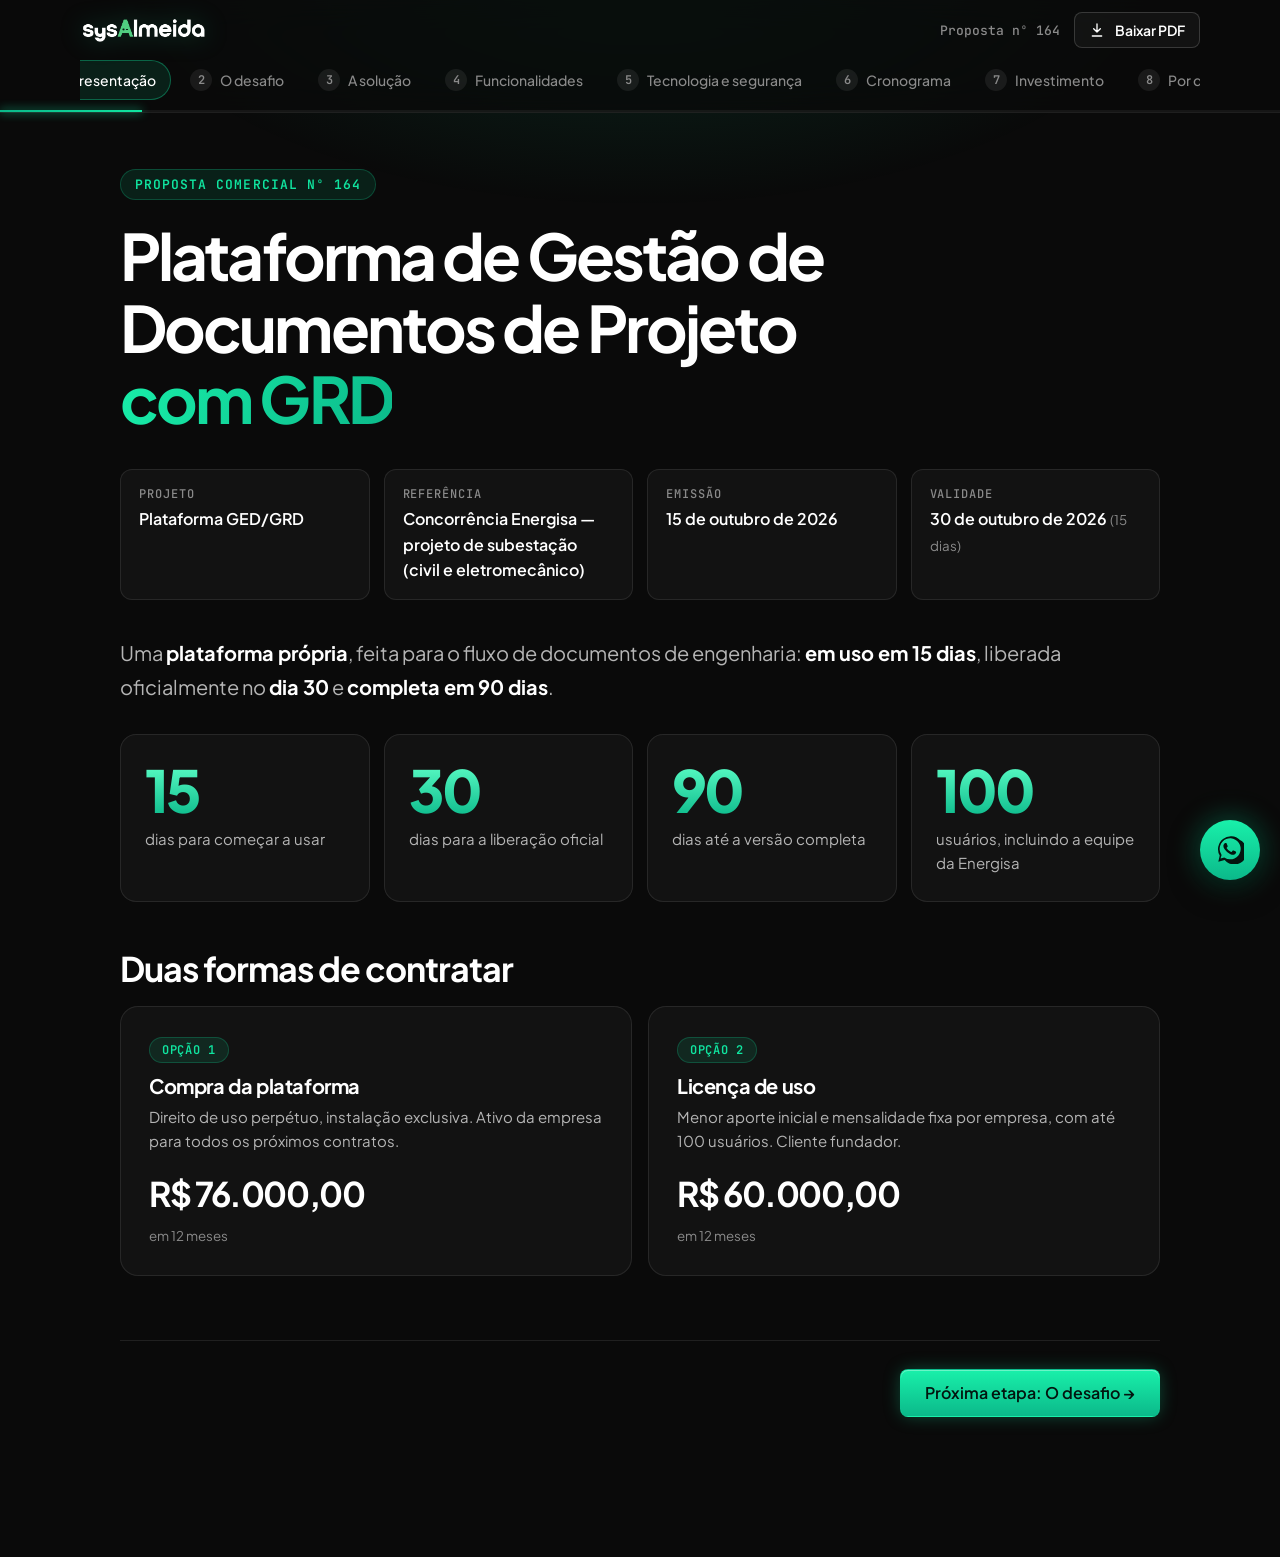
<file: proposta164/index.html>
<!doctype html>
<html lang="pt-BR">
<head>
  <meta charset="utf-8">
  <meta name="viewport" content="width=device-width, initial-scale=1">
  <title>Proposta 164 — Plataforma de Gestão de Documentos de Projeto | SyS Almeida</title>
  <meta name="description" content="Proposta comercial nº 164: plataforma de gestão de documentos de projeto com GRD, revisões e fluxo de aprovação.">
  <meta name="robots" content="noindex, nofollow">
  <meta name="theme-color" content="#0A0A0A">
  <meta property="og:type" content="website">
  <meta property="og:title" content="Proposta 164 — Plataforma de Gestão de Documentos de Projeto">
  <meta property="og:description" content="Plataforma própria com GRD, revisões e fluxo de aprovação. Em uso em 15 dias, completa em 90.">
  <meta property="og:image" content="https://sysalmeida.com.br/proposta164/og.png">
  <meta property="og:image:width" content="1200">
  <meta property="og:image:height" content="630">
  <meta property="og:url" content="https://sysalmeida.com.br/proposta164">
  <meta name="twitter:card" content="summary_large_image">
  <link rel="icon" type="image/png" href="/images/lofoFavicon.png">
  <link rel="preconnect" href="https://fonts.googleapis.com">
  <link rel="preconnect" href="https://fonts.gstatic.com" crossorigin>
  <link href="https://fonts.googleapis.com/css2?family=Plus+Jakarta+Sans:wght@400;500;600;700;800&family=JetBrains+Mono:wght@400;500&display=swap" rel="stylesheet">
  <link rel="stylesheet" href="/proposta164/proposta.css">
</head>
<body>

<header class="top">
  <div class="top__row">
    <a class="top__logo" href="/" aria-label="SyS Almeida"><img src="/images/logo.png" alt="SyS Almeida" width="463" height="93"></a>
    <div class="top__meta">
      <span class="top__num">Proposta nº <span data-v="numero"></span></span>
      <button type="button" class="btn btn--ghost" id="pdf">
        <svg width="16" height="16" viewBox="0 0 24 24" fill="none" stroke="currentColor" stroke-width="2" stroke-linecap="round" stroke-linejoin="round"><path d="M12 3v12M7 10l5 5 5-5M5 21h14"/></svg>
        Baixar PDF
      </button>
    </div>
  </div>
  <nav class="tabs" role="tablist" aria-label="Etapas da proposta" id="tabs"></nav>
  <div class="progress" aria-hidden="true"><i id="bar"></i></div>
</header>

<main id="main">

<!-- 1 APRESENTAÇÃO -->
<section class="panel" id="p-apresentacao" role="tabpanel" data-title="Apresentação">
  <div class="cover">
    <div class="eyebrow">Proposta Comercial nº <span data-v="numero"></span></div>
    <h1>Plataforma de Gestão de Documentos de Projeto <span class="g">com GRD</span></h1>
    <dl class="cover__meta">
      <div><dt>Projeto</dt><dd data-v="cliente"></dd></div>
      <div><dt>Referência</dt><dd data-v="referencia"></dd></div>
      <div><dt>Emissão</dt><dd data-v="dataEmissao"></dd></div>
      <div><dt>Validade</dt><dd><span data-v="dataValidade"></span> <small>(<span data-v="validadeDias"></span> dias)</small></dd></div>
    </dl>
  </div>

  <p class="lead">Uma <strong>plataforma própria</strong>, feita para o fluxo de documentos de engenharia: <strong>em uso em 15 dias</strong>, liberada oficialmente no <strong>dia 30</strong> e <strong>completa em 90 dias</strong>.</p>

  <div class="stats">
    <div class="stat"><b>15</b><span>dias para começar a usar</span></div>
    <div class="stat"><b>30</b><span>dias para a liberação oficial</span></div>
    <div class="stat"><b>90</b><span>dias até a versão completa</span></div>
    <div class="stat"><b>100</b><span>usuários, incluindo a equipe da Energisa</span></div>
  </div>

  <h2>Duas formas de contratar</h2>
  <div class="mini">
    <a class="mini__card" href="#investimento" data-go="investimento">
      <span class="tag">Opção 1</span><h3>Compra da plataforma</h3>
      <p>Direito de uso perpétuo, instalação exclusiva. Ativo da empresa para todos os próximos contratos.</p>
      <b data-v="compra.total12"></b><small>em 12 meses</small>
    </a>
    <a class="mini__card" href="#investimento" data-go="investimento">
      <span class="tag">Opção 2</span><h3>Licença de uso</h3>
      <p>Menor aporte inicial e mensalidade fixa por empresa, com até 100 usuários. Cliente fundador.</p>
      <b data-v="licenca.total12"></b><small>em 12 meses</small>
    </a>
  </div>
</section>

<!-- 2 DESAFIO -->
<section class="panel" id="p-desafio" role="tabpanel" data-title="O desafio">
  <div class="eyebrow">O desafio</div>
  <h2 class="big">O projeto só anda quando o documento certo chega à pessoa certa.</h2>
  <p class="lead">O edital exige uma plataforma para o fluxo de documentos e desenhos do projeto, acessível a todos os envolvidos.</p>

  <h3>Na prática, a plataforma precisa permitir:</h3>
  <ul class="checks">
    <li>Inserir, revisar e baixar documentos</li>
    <li>Emitir <strong>GRD</strong> (Guia de Remessa de Documentos)</li>
    <li>Registrar atas de reunião</li>
    <li>Deixar a equipe da <strong>Energisa</strong> analisar e aprovar</li>
  </ul>

  <h3>O que dá errado sem isso</h3>
  <div class="grid4">
    <div class="risk"><i>!</i><b>Revisão errada na obra</b><span>Um documento superado chega ao canteiro e vira retrabalho ou acidente.</span></div>
    <div class="risk"><i>!</i><b>GRD perdida em e-mail</b><span>Sem protocolo, ninguém prova o que foi enviado, quando e a quem.</span></div>
    <div class="risk"><i>!</i><b>Prazo sem controle</b><span>A análise passa do limite e ninguém é avisado.</span></div>
    <div class="risk"><i>!</i><b>Nenhum histórico</b><span>Na auditoria, não há como reconstruir quem aprovou o quê.</span></div>
  </div>

  <p class="callout">A SyS Almeida entrega essa plataforma pronta para a concorrência, com o fluxo que a Energisa espera ver.</p>
</section>

<!-- 3 SOLUÇÃO -->
<section class="panel" id="p-solucao" role="tabpanel" data-title="A solução">
  <div class="eyebrow">A solução</div>
  <h2 class="big">Cada documento com dono, código, revisão, status e histórico.</h2>
  <p class="lead">Um ambiente único e seguro, onde nada se perde e tudo pode ser rastreado.</p>

  <h3>O fluxo do documento</h3>
  <div class="flow" role="img" aria-label="Fluxo: elabora documento, emite GRD para aprovação, análise Energisa. Se aprovado, emite para construção e As Built. Se com comentários ou reprovado, responde os comentários, sobe a revisão e emite nova GRD.">
    <svg viewBox="0 0 1060 440" xmlns="http://www.w3.org/2000/svg" font-family="Plus Jakarta Sans, sans-serif">
      <defs>
        <marker id="ar" viewBox="0 0 10 10" refX="9" refY="5" markerWidth="8" markerHeight="8" orient="auto"><path d="M0 0L10 5L0 10z" fill="#10e5a0"/></marker>
        <marker id="ar2" viewBox="0 0 10 10" refX="9" refY="5" markerWidth="8" markerHeight="8" orient="auto"><path d="M0 0L10 5L0 10z" fill="#ff8a6b"/></marker>
      </defs>
      <g class="n"><rect x="10" y="170" width="170" height="80" rx="12"/><text x="95" y="205" text-anchor="middle">Elabora</text><text x="95" y="228" text-anchor="middle">documento</text></g>
      <g class="n"><rect x="250" y="170" width="170" height="80" rx="12"/><text x="335" y="205" text-anchor="middle">Emite GRD</text><text x="335" y="228" text-anchor="middle" class="s">Para Aprovação</text></g>
      <g class="n hl"><rect x="490" y="170" width="170" height="80" rx="12"/><text x="575" y="205" text-anchor="middle">Análise</text><text x="575" y="228" text-anchor="middle">Energisa</text></g>
      <g class="n"><rect x="750" y="40" width="190" height="80" rx="12"/><text x="845" y="75" text-anchor="middle">Emite para</text><text x="845" y="98" text-anchor="middle">construção</text></g>
      <g class="n ok"><rect x="750" y="150" width="190" height="60" rx="12"/><text x="845" y="187" text-anchor="middle">As Built</text></g>
      <g class="n warn"><rect x="750" y="300" width="250" height="90" rx="12"/><text x="875" y="333" text-anchor="middle">Responde comentários</text><text x="875" y="358" text-anchor="middle" class="s">e sobe a revisão (A, B, C…)</text></g>
      <path d="M180 210H248" class="e" marker-end="url(#ar)"/>
      <path d="M420 210H488" class="e" marker-end="url(#ar)"/>
      <path d="M660 195C700 195 700 80 748 80" class="e" marker-end="url(#ar)"/>
      <path d="M845 120V148" class="e" marker-end="url(#ar)"/>
      <path d="M660 225C700 225 700 345 748 345" class="e w" marker-end="url(#ar2)"/>
      <path d="M750 360H335V252" class="e w" marker-end="url(#ar2)" stroke-dasharray="6 6"/>
      <text x="705" y="130" class="lbl g1">Aprovado</text>
      <text x="705" y="300" class="lbl g2">Com comentários / reprovado</text>
      <text x="450" y="385" class="lbl g2">nova GRD</text>
    </svg>
  </div>

  <h3>Perfis de acesso</h3>
  <div class="roles">
    <span>Administrador</span><span>Coordenação</span><span>Projetista (por disciplina)</span><span>Subcontratada</span><span class="on">Energisa · analisa, comenta e aprova, sem custo extra por usuário</span>
  </div>
</section>

<!-- 4 FUNCIONALIDADES -->
<section class="panel" id="p-funcionalidades" role="tabpanel" data-title="Funcionalidades">
  <div class="eyebrow">Funcionalidades</div>
  <h2 class="big">13 módulos, entregues em etapas de 15 dias.</h2>
  <div class="tablewrap">
    <table class="tbl" id="tbl-func">
      <thead><tr><th>#</th><th>Módulo</th><th>O que faz</th><th>Entrega</th></tr></thead>
      <tbody></tbody>
    </table>
  </div>

  <div class="box">
    <h3>Dimensionado para o seu projeto</h3>
    <p class="muted">Estimativa feita para cima, a partir da norma de subestações da própria Energisa (NDU 048.1, que lista 48 tipos de documento em 6 disciplinas).</p>
    <div class="grid3" id="dim"></div>
  </div>
</section>

<!-- 5 TECNOLOGIA -->
<section class="panel" id="p-tecnologia" role="tabpanel" data-title="Tecnologia e segurança">
  <div class="eyebrow">Tecnologia e segurança</div>
  <h2 class="big">Tecnologia moderna, dados no Brasil e rastreabilidade total.</h2>

  <div class="cols2">
    <div class="card"><h3>Stack</h3><p><strong>Node.js</strong> no back-end, <strong>React</strong> no front-end e banco <strong>PostgreSQL</strong>. Tecnologias modernas e muito usadas no mercado, sem licença de terceiros.</p></div>
    <div class="card"><h3>Infraestrutura</h3><p>VPS <strong>dedicada e própria, hospedada no Brasil</strong>. Os dados não saem do país, o que facilita a LGPD e deixa o sistema rápido para quem acessa daqui. Custo fixo em real.</p></div>
  </div>

  <h3>Segurança</h3>
  <ul class="checks cols">
    <li>HTTPS em todo o acesso</li>
    <li>Autenticação em dois fatores</li>
    <li>Senhas criptografadas</li>
    <li>Backup diário automático, com cópia fora do servidor</li>
    <li>Permissões por perfil e por empresa</li>
    <li>Registro de toda ação (trilha de auditoria)</li>
    <li>Monitoramento 24 h</li>
  </ul>

  <h3>Boas práticas de gestão documental</h3>
  <div class="cols2">
    <div class="card"><h4>ISO 9001</h4><p>Controle de informação documentada: identificação, revisão, aprovação, distribuição e bloqueio de versão obsoleta.</p></div>
    <div class="card"><h4>ISO 19650</h4><p>Ambiente comum de dados: em elaboração → compartilhado → publicado → arquivado.</p></div>
  </div>
  <p class="muted small">O fluxo é alinhado às boas práticas dessas normas. A plataforma não é, por si só, uma certificação.</p>

  <h3>LGPD</h3>
  <p>Termo de uso, registro de acesso e tratamento de dados pessoais apenas para operar a plataforma.</p>
</section>

<!-- 6 CRONOGRAMA -->
<section class="panel" id="p-cronograma" role="tabpanel" data-title="Cronograma">
  <div class="eyebrow">Cronograma</div>
  <h2 class="big">Em uso no dia 15. Oficial no dia 30. Completa no dia 90.</h2>
  <p class="lead">Contagem a partir da <strong>assinatura do contrato e do pagamento da entrada (Dia 0)</strong>.</p>
  <ol class="timeline" id="timeline"></ol>
  <p class="callout">Entregas a cada 15 dias: você acompanha a evolução e pede ajustes durante o caminho, não só no final.</p>
</section>

<!-- 7 INVESTIMENTO -->
<section class="panel" id="p-investimento" role="tabpanel" data-title="Investimento">
  <div class="eyebrow">Investimento</div>
  <h2 class="big">Duas formas de contratar. Você escolhe a que combina com o seu caixa.</h2>

  <div class="plans">
    <article class="plan">
      <span class="tag">Opção 1</span>
      <h3>Compra da plataforma</h3>
      <p>O cliente adquire o direito de uso <strong>perpétuo</strong> da plataforma, numa instalação exclusiva. Ela vira um ativo da empresa, que serve para todos os próximos contratos, não só este.</p>
      <div class="price"><small>Desenvolvimento</small><b data-v="compra.desenvolvimento"></b></div>
      <ul class="pay">
        <li><span>Entrada na assinatura</span><b data-v="compra.entrada"></b></li>
        <li><span>1ª parcela · dia 30</span><b data-v="compra.p1"></b></li>
        <li><span>2ª parcela · dia 60</span><b data-v="compra.p2"></b></li>
        <li><span>3ª parcela · dia 90</span><b data-v="compra.p3"></b></li>
      </ul>
      <ul class="pay pay--m">
        <li><span>Manutenção mensal</span><b data-v="manutencaoMensal"></b></li>
        <li><span>Servidor (VPS dedicada no Brasil)</span><b data-v="servidorMensal"></b></li>
      </ul>
      <div class="total"><small>Total em 12 meses</small><b data-v="compra.total12"></b><em>A partir do 2º ano: <span data-v="compra.mensalPos"></span>/mês (<span data-v="compra.ano2"></span>/ano)</em></div>
      <p class="muted small">O código-fonte continua sendo da SyS Almeida. A cessão do código, se desejada, é cotada à parte.</p>
    </article>

    <article class="plan">
      <span class="tag">Opção 2 · Cliente fundador</span>
      <h3>Licença de uso</h3>
      <p>Modelo de licença <strong>igual ao do Bitrix24</strong>: mensalidade <strong>por empresa, não por usuário</strong>, com até <span data-v="licenca.usuariosIncluidos"></span> usuários incluídos. Pagamento mensal ou anual antecipado com <span data-v="licenca.desconto"></span> de desconto.</p>
      <div class="price"><small>Aporte de desenvolvimento</small><b data-v="licenca.aporte"></b></div>
      <ul class="pay">
        <li><span>Entrada na assinatura</span><b data-v="licenca.entrada"></b></li>
        <li><span>1ª parcela · dia 30</span><b data-v="licenca.p1"></b></li>
        <li><span>2ª parcela · dia 60</span><b data-v="licenca.p2"></b></li>
        <li><span>3ª parcela · dia 90</span><b data-v="licenca.p3"></b></li>
      </ul>
      <ul class="pay pay--m">
        <li><span>Licença</span><b data-v="licenca.licencaMensal"></b></li>
        <li><span>Manutenção</span><b data-v="manutencaoMensal"></b></li>
        <li><span>Servidor (VPS dedicada no Brasil)</span><b data-v="servidorMensal"></b></li>
        <li class="sum"><span>Mensalidade</span><b data-v="licenca.mensal"></b></li>
      </ul>
      <div class="total"><small>Total em 12 meses</small><b data-v="licenca.total12"></b><em>Com licença anual antecipada (−<span data-v="licenca.desconto"></span>): <span data-v="licenca.total12Anual"></span></em></div>
      <p class="muted small"><strong>Cliente fundador:</strong> mensalidade congelada por 24 meses e prioridade na fila de melhorias. A plataforma está sendo criada agora, e o aporte é o que viabiliza o desenvolvimento.</p>
    </article>
  </div>

  <h3>Compra × Licença no tempo</h3>
  <div class="tablewrap">
    <table class="tbl tbl--c" id="tbl-comp"><thead><tr><th>Período</th><th>Compra</th><th>Licença</th><th>Diferença</th></tr></thead><tbody></tbody></table>
  </div>
  <p class="callout" id="virada"></p>

  <h3>Comparativo com o Bitrix24</h3>
  <div class="tablewrap">
    <table class="tbl tbl--c" id="tbl-bx"><thead><tr><th></th><th>SyS Almeida</th><th>Bitrix24 Professional</th><th>Bitrix24 Enterprise</th></tr></thead><tbody></tbody></table>
  </div>
  <p class="muted small" id="bx-note"></p>

  <div class="cols2">
    <div class="card"><h3>Incluído</h3>
      <ul class="checks"><li>Desenvolvimento e implantação</li><li>Treinamento</li><li>Manutenção corretiva</li><li>Backups e atualizações de segurança</li><li>Suporte por WhatsApp e e-mail em horário comercial</li><li>Melhorias quinzenais até o dia 90</li></ul></div>
    <div class="card"><h3>Não incluído</h3>
      <ul class="checks no"><li>Novos módulos fora do escopo da aba Funcionalidades (orçados à parte)</li><li>Integrações com sistemas de terceiros</li><li>Migração de documentos de outros sistemas</li></ul></div>
  </div>
  <p class="callout">Forma de pagamento: PIX ou transferência. Valores finais.</p>
</section>

<!-- 8 POR QUE -->
<section class="panel" id="p-porque" role="tabpanel" data-title="Por que a SyS Almeida">
  <div class="eyebrow">Por que a SyS Almeida</div>
  <h2 class="big">Feita para o seu tipo de projeto, não adaptada.</h2>
  <div class="grid3 why">
    <div class="card"><i>01</i><h3>Feita para engenharia, não adaptada</h3><p>GRD, revisões e lista mestra são nativas. Ferramentas genéricas precisam de gambiarra para isso.</p></div>
    <div class="card"><i>02</i><h3>Em uso em 15 dias, oficial em 30</h3><p>O projeto não espera a plataforma ficar pronta.</p></div>
    <div class="card"><i>03</i><h3>A Energisa dentro da plataforma</h3><p>Os analistas comentam e aprovam no mesmo lugar, sem custo por usuário.</p></div>
    <div class="card"><i>04</i><h3>Seus dados no Brasil</h3><p>VPS dedicada, com LGPD e nada de servidor no exterior.</p></div>
    <div class="card"><i>05</i><h3>Preço em real, sem susto com o dólar</h3><p>Ferramentas internacionais reajustam com o câmbio. Aqui, não.</p></div>
    <div class="card"><i>06</i><h3>Rastreabilidade total</h3><p>Toda emissão, download e aprovação fica registrada, pronta para auditoria ou fiscalização.</p></div>
    <div class="card"><i>07</i><h3>Evolui com o seu projeto</h3><p>Entregas a cada 15 dias, e os ajustes pedidos pela sua equipe entram no ciclo.</p></div>
    <div class="card"><i>08</i><h3>Suporte com quem construiu</h3><p>Você fala direto com o desenvolvedor, por WhatsApp, sem fila de central.</p></div>
    <div class="card"><i>09</i><h3>Ativo para os próximos contratos</h3><p>Na compra, a plataforma serve para todas as próximas concorrências da empresa.</p></div>
  </div>
</section>

<!-- 9 PRÓXIMOS PASSOS -->
<section class="panel" id="p-proximos" role="tabpanel" data-title="Próximos passos">
  <div class="eyebrow">Próximos passos</div>
  <h2 class="big">Da escolha à plataforma em uso em 15 dias.</h2>
  <ol class="steps">
    <li><b>1</b><span>Escolha da opção</span></li>
    <li><b>2</b><span>Assinatura do contrato</span></li>
    <li><b>3</b><span>Pagamento da entrada</span></li>
    <li><b>4</b><span>Dia 15: plataforma em uso</span></li>
  </ol>
  <p class="callout">Esta proposta é válida até <strong data-v="dataValidade"></strong>.</p>

  <div class="contact">
    <a class="btn btn--wa btn--xl" data-wa target="_blank" rel="noopener">
      <svg width="24" height="24" viewBox="0 0 24 24" fill="currentColor"><path d="M20.5 3.5A11 11 0 0 0 3.2 16.8L2 22l5.4-1.4A11 11 0 1 0 20.5 3.5zM12 20a9 9 0 0 1-4.6-1.3l-.3-.2-3.2.8.9-3.1-.2-.3A9 9 0 1 1 12 20zm5-6.7c-.3-.1-1.6-.8-1.9-.9s-.5-.1-.7.1-.8.9-.9 1.1-.3.2-.6.1a7.4 7.4 0 0 1-3.7-3.2c-.3-.5.3-.5.8-1.5.1-.2 0-.4 0-.5l-.9-2c-.2-.5-.4-.4-.7-.4h-.5a1 1 0 0 0-.7.3 3 3 0 0 0-.9 2.2 5.2 5.2 0 0 0 1.1 2.8 11.9 11.9 0 0 0 4.6 4c1.7.7 2.4.8 3.2.7a2.7 2.7 0 0 0 1.8-1.3 2.2 2.2 0 0 0 .2-1.3c-.1-.1-.3-.2-.6-.3z"/></svg>
      Falar no WhatsApp agora
    </a>
    <ul class="contact__list">
      <li><span>E-mail</span><a data-mail></a></li>
      <li><span>Site</span><a href="https://sysalmeida.com.br" target="_blank" rel="noopener">sysalmeida.com.br</a></li>
    </ul>
  </div>

  <div class="sign">
    <img src="/images/logo.png" alt="SyS Almeida" width="463" height="93">
    <p><strong data-v="contato.nome"></strong><br><span class="muted">SyS Almeida</span></p>
  </div>
</section>

</main>

<a class="wa-float" data-wa target="_blank" rel="noopener" aria-label="Falar no WhatsApp">
  <svg width="28" height="28" viewBox="0 0 24 24" fill="currentColor"><path d="M20.5 3.5A11 11 0 0 0 3.2 16.8L2 22l5.4-1.4A11 11 0 1 0 20.5 3.5zM12 20a9 9 0 0 1-4.6-1.3l-.3-.2-3.2.8.9-3.1-.2-.3A9 9 0 1 1 12 20zm5-6.7c-.3-.1-1.6-.8-1.9-.9s-.5-.1-.7.1-.8.9-.9 1.1-.3.2-.6.1a7.4 7.4 0 0 1-3.7-3.2c-.3-.5.3-.5.8-1.5.1-.2 0-.4 0-.5l-.9-2c-.2-.5-.4-.4-.7-.4h-.5a1 1 0 0 0-.7.3 3 3 0 0 0-.9 2.2 5.2 5.2 0 0 0 1.1 2.8 11.9 11.9 0 0 0 4.6 4c1.7.7 2.4.8 3.2.7a2.7 2.7 0 0 0 1.8-1.3 2.2 2.2 0 0 0 .2-1.3c-.1-.1-.3-.2-.6-.3z"/></svg>
</a>

<script src="/proposta164/dados.js"></script>
<script src="/proposta164/proposta.js"></script>
</body>
</html>
</file>
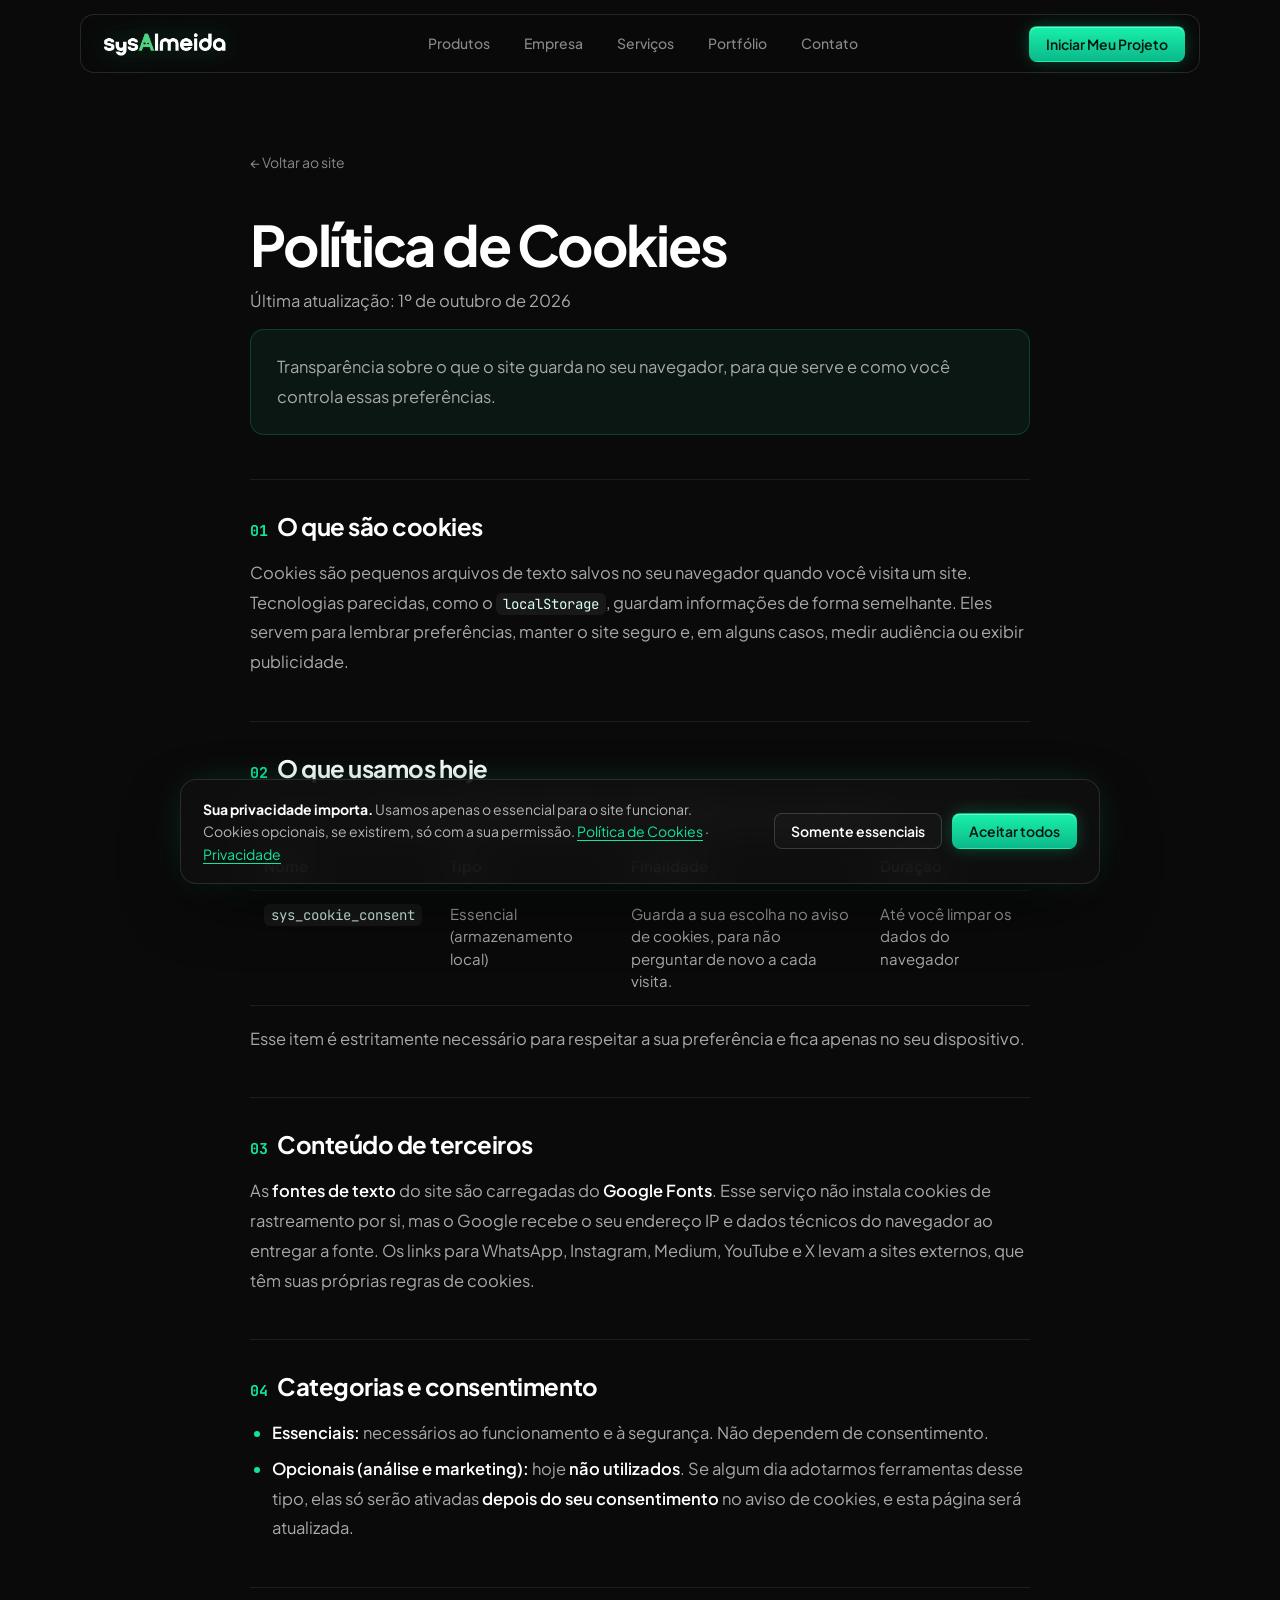
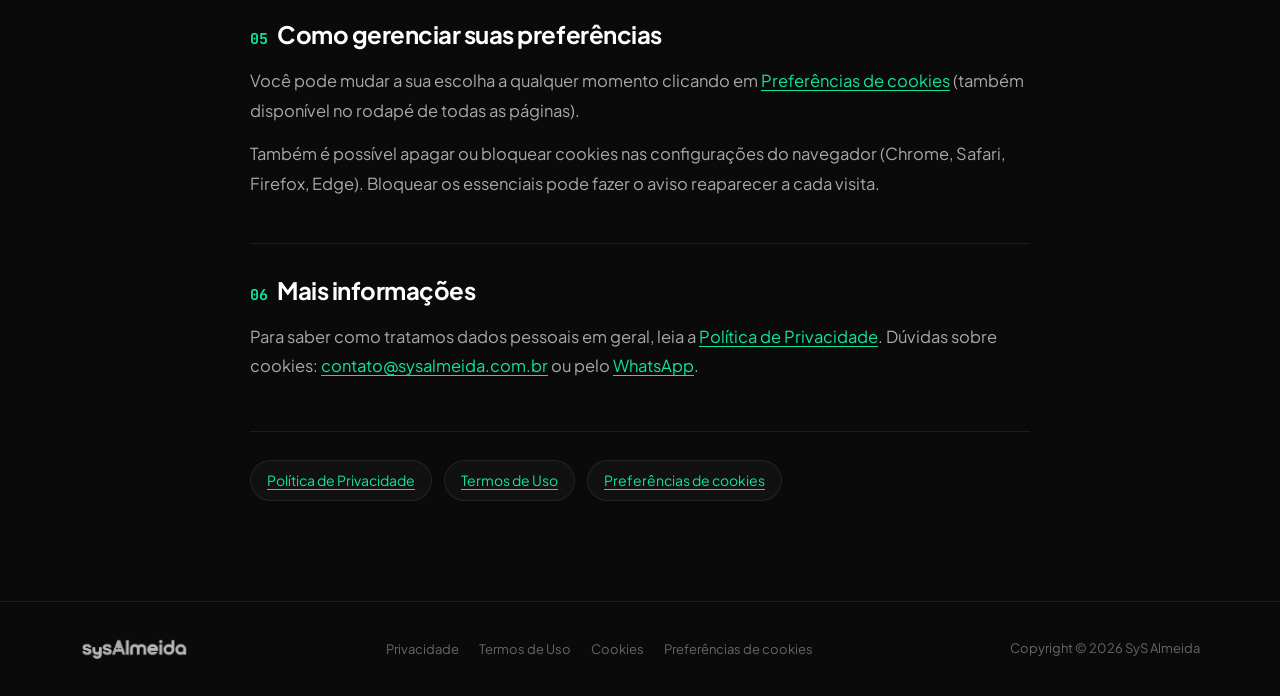
<file: cookies.html>
<!doctype html>
<html lang="pt-BR">
<head>
  <meta charset="utf-8">
  <meta name="viewport" content="width=device-width, initial-scale=1">
  <title>Política de Cookies — SyS Almeida</title>
  <meta name="description" content="Quais cookies o site da SyS Almeida usa e como gerenciar suas preferências.">
  <meta name="theme-color" content="#0A0A0A">
  <link rel="icon" type="image/png" href="images/lofoFavicon.png">
  <link rel="preconnect" href="https://fonts.googleapis.com">
  <link rel="preconnect" href="https://fonts.gstatic.com" crossorigin>
  <link href="https://fonts.googleapis.com/css2?family=Plus+Jakarta+Sans:wght@400;500;600;700;800&family=JetBrains+Mono:wght@400;500&display=swap" rel="stylesheet">
  <link rel="stylesheet" href="css/style.css">
  <link rel="stylesheet" href="css/legal.css">
</head>
<body>
  <header class="header is-scrolled" id="header">
    <div class="header__inner">
      <button class="burger" type="button" aria-label="Abrir menu" aria-expanded="false" aria-controls="site-nav">
        <span></span><span></span><span></span>
      </button>
      <a href="index.html" class="header__logo" aria-label="SyS Almeida — página inicial"><img src="images/logo.png" alt="SyS Almeida" width="463" height="93"></a>
      <nav class="nav" id="site-nav" aria-label="Principal">
        <a href="index.html#produtos">Produtos</a>
        <a href="index.html#sobre">Empresa</a>
        <a href="index.html#servicos">Serviços</a>
        <a href="index.html#portfolio">Portfólio</a>
        <a href="index.html#contato">Contato</a>
      </nav>
      <a href="https://wa.me/5565999497894?text=Ol%C3%A1!%20me%20chamo:%20" target="_blank" rel="noopener" class="btn btn--primary btn--sm">Iniciar Meu Projeto</a>
    </div>
  </header>

  <main class="legal">
    <article class="legal__wrap">
      <a href="index.html" class="legal__back">← Voltar ao site</a>
      <h1>Política de Cookies</h1>
      <p class="legal__meta">Última atualização: 1º de outubro de 2026</p>
      <p class="legal__intro">Transparência sobre o que o site guarda no seu navegador, para que serve e como você controla essas preferências.</p>
<h2><span>01</span>O que são cookies</h2>
<p>Cookies são pequenos arquivos de texto salvos no seu navegador quando você visita um site. Tecnologias parecidas, como o <code>localStorage</code>, guardam informações de forma semelhante. Eles servem para lembrar preferências, manter o site seguro e, em alguns casos, medir audiência ou exibir publicidade.</p>
<h2><span>02</span>O que usamos hoje</h2>
<p>Atualmente o site <strong>não usa cookies de análise, de publicidade ou de rastreamento</strong>. O que existe é:</p>
<table>
<tr><th>Nome</th><th>Tipo</th><th>Finalidade</th><th>Duração</th></tr>
<tr><td><code>sys_cookie_consent</code></td><td>Essencial (armazenamento local)</td><td>Guarda a sua escolha no aviso de cookies, para não perguntar de novo a cada visita.</td><td>Até você limpar os dados do navegador</td></tr>
</table>
<p>Esse item é estritamente necessário para respeitar a sua preferência e fica apenas no seu dispositivo.</p>
<h2><span>03</span>Conteúdo de terceiros</h2>
<p>As <strong>fontes de texto</strong> do site são carregadas do <strong>Google Fonts</strong>. Esse serviço não instala cookies de rastreamento por si, mas o Google recebe o seu endereço IP e dados técnicos do navegador ao entregar a fonte. Os links para WhatsApp, Instagram, Medium, YouTube e X levam a sites externos, que têm suas próprias regras de cookies.</p>
<h2><span>04</span>Categorias e consentimento</h2>
<ul>
<li><strong>Essenciais:</strong> necessários ao funcionamento e à segurança. Não dependem de consentimento.</li>
<li><strong>Opcionais (análise e marketing):</strong> hoje <strong>não utilizados</strong>. Se algum dia adotarmos ferramentas desse tipo, elas só serão ativadas <strong>depois do seu consentimento</strong> no aviso de cookies, e esta página será atualizada.</li>
</ul>
<h2><span>05</span>Como gerenciar suas preferências</h2>
<p>Você pode mudar a sua escolha a qualquer momento clicando em <a href="#" data-cookie-settings>Preferências de cookies</a> (também disponível no rodapé de todas as páginas).</p>
<p>Também é possível apagar ou bloquear cookies nas configurações do navegador (Chrome, Safari, Firefox, Edge). Bloquear os essenciais pode fazer o aviso reaparecer a cada visita.</p>
<h2><span>06</span>Mais informações</h2>
<p>Para saber como tratamos dados pessoais em geral, leia a <a href="privacidade.html">Política de Privacidade</a>. Dúvidas sobre cookies: <a href="mailto:contato@sysalmeida.com.br">contato@sysalmeida.com.br</a> ou pelo <a href="https://wa.me/5565999497894?text=Ol%C3%A1!%20me%20chamo:%20" target="_blank" rel="noopener">WhatsApp</a>.</p>

      <nav class="legal__nav" aria-label="Documentos legais"><a href="privacidade.html">Política de Privacidade</a><a href="termos.html">Termos de Uso</a><a href="#" data-cookie-settings>Preferências de cookies</a></nav>
    </article>
  </main>

  <footer class="footer">
    <div class="container footer__inner">
      <a href="index.html" class="footer__logo" aria-label="SyS Almeida"><img src="images/logo.png" alt="SyS Almeida" width="463" height="93"></a>
      <nav class="footer__legal" aria-label="Documentos legais">
        <a href="privacidade.html">Privacidade</a>
        <a href="termos.html">Termos de Uso</a>
        <a href="cookies.html">Cookies</a>
        <button type="button" data-cookie-settings>Preferências de cookies</button>
      </nav>
      <p>Copyright © 2026 SyS Almeida</p>
    </div>
  </footer>
  <script src="js/menu.js"></script>
  <script src="js/cookies.js"></script>
</body>
</html>
</file>
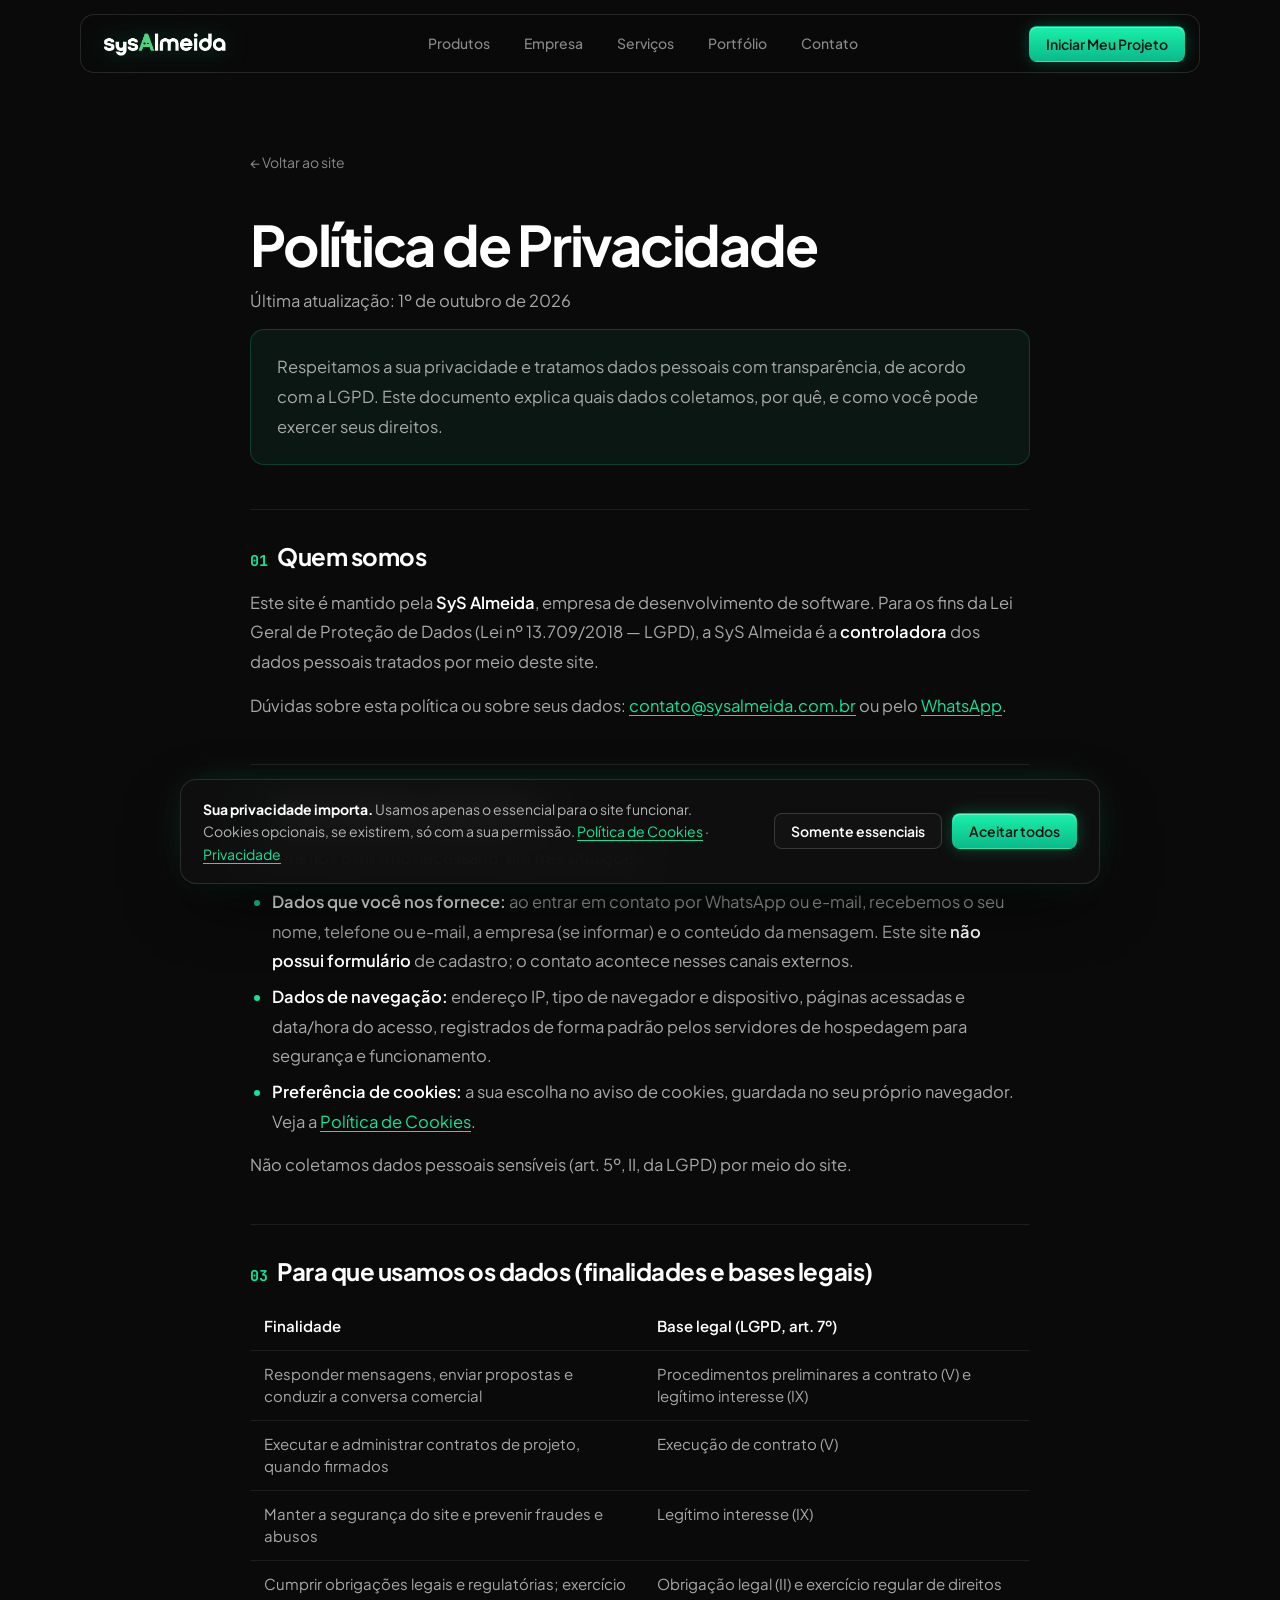
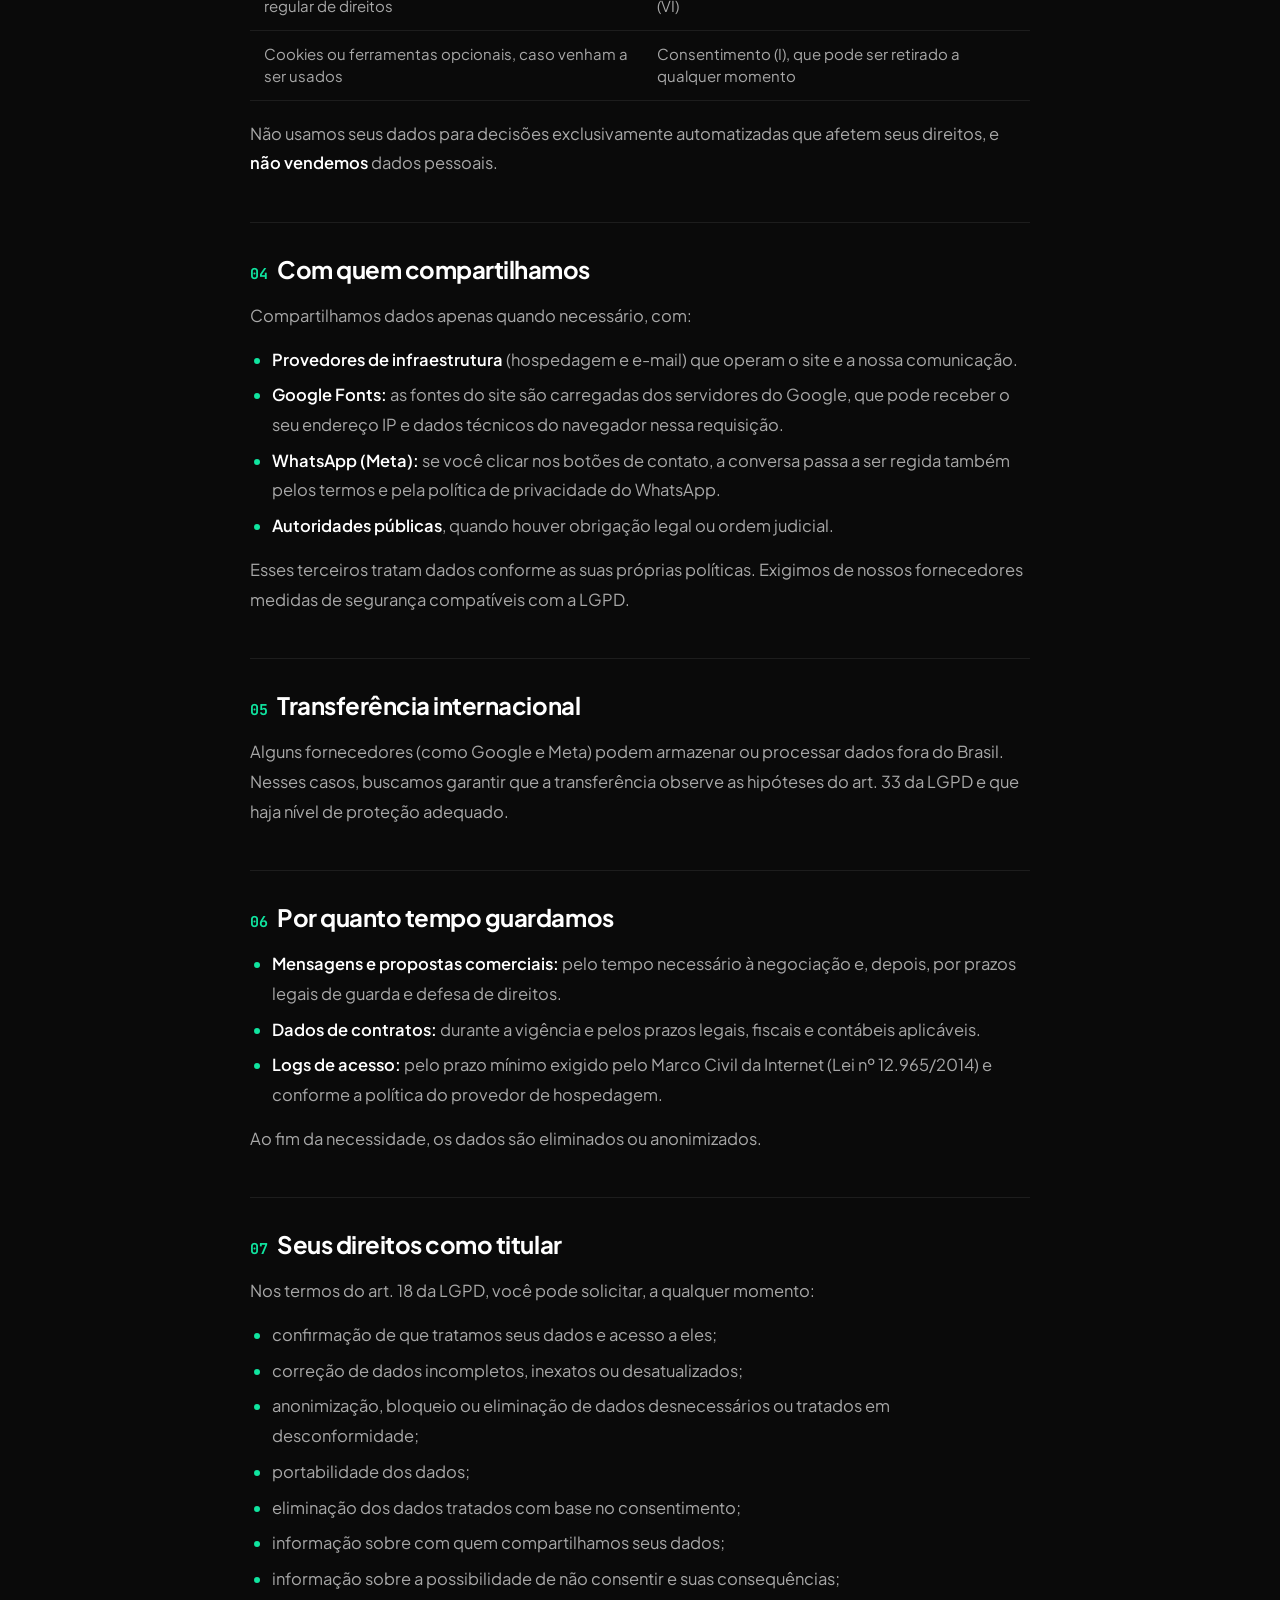
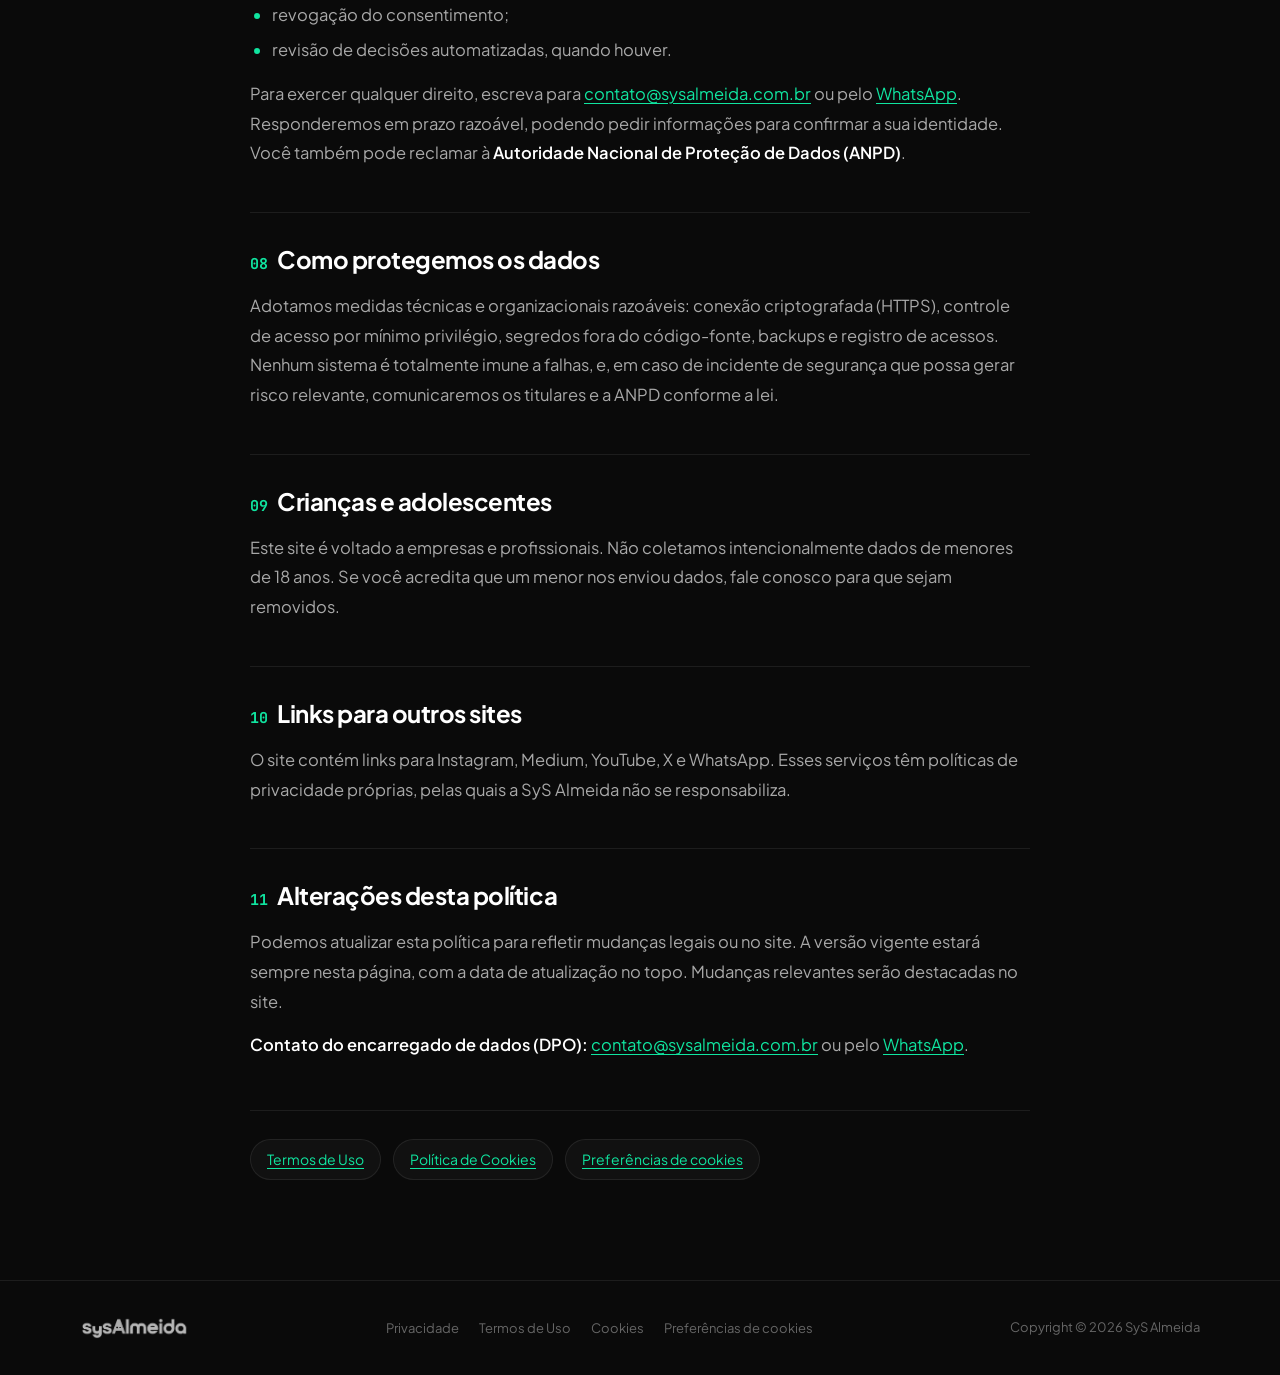
<file: privacidade.html>
<!doctype html>
<html lang="pt-BR">
<head>
  <meta charset="utf-8">
  <meta name="viewport" content="width=device-width, initial-scale=1">
  <title>Política de Privacidade — SyS Almeida</title>
  <meta name="description" content="Como a SyS Almeida coleta, usa e protege dados pessoais, conforme a LGPD.">
  <meta name="theme-color" content="#0A0A0A">
  <link rel="icon" type="image/png" href="images/lofoFavicon.png">
  <link rel="preconnect" href="https://fonts.googleapis.com">
  <link rel="preconnect" href="https://fonts.gstatic.com" crossorigin>
  <link href="https://fonts.googleapis.com/css2?family=Plus+Jakarta+Sans:wght@400;500;600;700;800&family=JetBrains+Mono:wght@400;500&display=swap" rel="stylesheet">
  <link rel="stylesheet" href="css/style.css">
  <link rel="stylesheet" href="css/legal.css">
</head>
<body>
  <header class="header is-scrolled" id="header">
    <div class="header__inner">
      <button class="burger" type="button" aria-label="Abrir menu" aria-expanded="false" aria-controls="site-nav">
        <span></span><span></span><span></span>
      </button>
      <a href="index.html" class="header__logo" aria-label="SyS Almeida — página inicial"><img src="images/logo.png" alt="SyS Almeida" width="463" height="93"></a>
      <nav class="nav" id="site-nav" aria-label="Principal">
        <a href="index.html#produtos">Produtos</a>
        <a href="index.html#sobre">Empresa</a>
        <a href="index.html#servicos">Serviços</a>
        <a href="index.html#portfolio">Portfólio</a>
        <a href="index.html#contato">Contato</a>
      </nav>
      <a href="https://wa.me/5565999497894?text=Ol%C3%A1!%20me%20chamo:%20" target="_blank" rel="noopener" class="btn btn--primary btn--sm">Iniciar Meu Projeto</a>
    </div>
  </header>

  <main class="legal">
    <article class="legal__wrap">
      <a href="index.html" class="legal__back">← Voltar ao site</a>
      <h1>Política de Privacidade</h1>
      <p class="legal__meta">Última atualização: 1º de outubro de 2026</p>
      <p class="legal__intro">Respeitamos a sua privacidade e tratamos dados pessoais com transparência, de acordo com a LGPD. Este documento explica quais dados coletamos, por quê, e como você pode exercer seus direitos.</p>
<h2><span>01</span>Quem somos</h2>
<p>Este site é mantido pela <strong>SyS Almeida</strong>, empresa de desenvolvimento de software. Para os fins da Lei Geral de Proteção de Dados (Lei nº 13.709/2018 — LGPD), a SyS Almeida é a <strong>controladora</strong> dos dados pessoais tratados por meio deste site.</p>
<p>Dúvidas sobre esta política ou sobre seus dados: <a href="mailto:contato@sysalmeida.com.br">contato@sysalmeida.com.br</a> ou pelo <a href="https://wa.me/5565999497894?text=Ol%C3%A1!%20me%20chamo:%20" target="_blank" rel="noopener">WhatsApp</a>.</p>
<h2><span>02</span>Quais dados coletamos</h2>
<p>Coletamos o mínimo necessário, em três situações:</p>
<ul>
<li><strong>Dados que você nos fornece:</strong> ao entrar em contato por WhatsApp ou e-mail, recebemos o seu nome, telefone ou e-mail, a empresa (se informar) e o conteúdo da mensagem. Este site <strong>não possui formulário</strong> de cadastro; o contato acontece nesses canais externos.</li>
<li><strong>Dados de navegação:</strong> endereço IP, tipo de navegador e dispositivo, páginas acessadas e data/hora do acesso, registrados de forma padrão pelos servidores de hospedagem para segurança e funcionamento.</li>
<li><strong>Preferência de cookies:</strong> a sua escolha no aviso de cookies, guardada no seu próprio navegador. Veja a <a href="cookies.html">Política de Cookies</a>.</li>
</ul>
<p>Não coletamos dados pessoais sensíveis (art. 5º, II, da LGPD) por meio do site.</p>
<h2><span>03</span>Para que usamos os dados (finalidades e bases legais)</h2>
<table>
<tr><th>Finalidade</th><th>Base legal (LGPD, art. 7º)</th></tr>
<tr><td>Responder mensagens, enviar propostas e conduzir a conversa comercial</td><td>Procedimentos preliminares a contrato (V) e legítimo interesse (IX)</td></tr>
<tr><td>Executar e administrar contratos de projeto, quando firmados</td><td>Execução de contrato (V)</td></tr>
<tr><td>Manter a segurança do site e prevenir fraudes e abusos</td><td>Legítimo interesse (IX)</td></tr>
<tr><td>Cumprir obrigações legais e regulatórias; exercício regular de direitos</td><td>Obrigação legal (II) e exercício regular de direitos (VI)</td></tr>
<tr><td>Cookies ou ferramentas opcionais, caso venham a ser usados</td><td>Consentimento (I), que pode ser retirado a qualquer momento</td></tr>
</table>
<p>Não usamos seus dados para decisões exclusivamente automatizadas que afetem seus direitos, e <strong>não vendemos</strong> dados pessoais.</p>
<h2><span>04</span>Com quem compartilhamos</h2>
<p>Compartilhamos dados apenas quando necessário, com:</p>
<ul>
<li><strong>Provedores de infraestrutura</strong> (hospedagem e e-mail) que operam o site e a nossa comunicação.</li>
<li><strong>Google Fonts:</strong> as fontes do site são carregadas dos servidores do Google, que pode receber o seu endereço IP e dados técnicos do navegador nessa requisição.</li>
<li><strong>WhatsApp (Meta):</strong> se você clicar nos botões de contato, a conversa passa a ser regida também pelos termos e pela política de privacidade do WhatsApp.</li>
<li><strong>Autoridades públicas</strong>, quando houver obrigação legal ou ordem judicial.</li>
</ul>
<p>Esses terceiros tratam dados conforme as suas próprias políticas. Exigimos de nossos fornecedores medidas de segurança compatíveis com a LGPD.</p>
<h2><span>05</span>Transferência internacional</h2>
<p>Alguns fornecedores (como Google e Meta) podem armazenar ou processar dados fora do Brasil. Nesses casos, buscamos garantir que a transferência observe as hipóteses do art. 33 da LGPD e que haja nível de proteção adequado.</p>
<h2><span>06</span>Por quanto tempo guardamos</h2>
<ul>
<li><strong>Mensagens e propostas comerciais:</strong> pelo tempo necessário à negociação e, depois, por prazos legais de guarda e defesa de direitos.</li>
<li><strong>Dados de contratos:</strong> durante a vigência e pelos prazos legais, fiscais e contábeis aplicáveis.</li>
<li><strong>Logs de acesso:</strong> pelo prazo mínimo exigido pelo Marco Civil da Internet (Lei nº 12.965/2014) e conforme a política do provedor de hospedagem.</li>
</ul>
<p>Ao fim da necessidade, os dados são eliminados ou anonimizados.</p>
<h2><span>07</span>Seus direitos como titular</h2>
<p>Nos termos do art. 18 da LGPD, você pode solicitar, a qualquer momento:</p>
<ul>
<li>confirmação de que tratamos seus dados e acesso a eles;</li>
<li>correção de dados incompletos, inexatos ou desatualizados;</li>
<li>anonimização, bloqueio ou eliminação de dados desnecessários ou tratados em desconformidade;</li>
<li>portabilidade dos dados;</li>
<li>eliminação dos dados tratados com base no consentimento;</li>
<li>informação sobre com quem compartilhamos seus dados;</li>
<li>informação sobre a possibilidade de não consentir e suas consequências;</li>
<li>revogação do consentimento;</li>
<li>revisão de decisões automatizadas, quando houver.</li>
</ul>
<p>Para exercer qualquer direito, escreva para <a href="mailto:contato@sysalmeida.com.br">contato@sysalmeida.com.br</a> ou pelo <a href="https://wa.me/5565999497894?text=Ol%C3%A1!%20me%20chamo:%20" target="_blank" rel="noopener">WhatsApp</a>. Responderemos em prazo razoável, podendo pedir informações para confirmar a sua identidade. Você também pode reclamar à <strong>Autoridade Nacional de Proteção de Dados (ANPD)</strong>.</p>
<h2><span>08</span>Como protegemos os dados</h2>
<p>Adotamos medidas técnicas e organizacionais razoáveis: conexão criptografada (HTTPS), controle de acesso por mínimo privilégio, segredos fora do código-fonte, backups e registro de acessos. Nenhum sistema é totalmente imune a falhas, e, em caso de incidente de segurança que possa gerar risco relevante, comunicaremos os titulares e a ANPD conforme a lei.</p>
<h2><span>09</span>Crianças e adolescentes</h2>
<p>Este site é voltado a empresas e profissionais. Não coletamos intencionalmente dados de menores de 18 anos. Se você acredita que um menor nos enviou dados, fale conosco para que sejam removidos.</p>
<h2><span>10</span>Links para outros sites</h2>
<p>O site contém links para Instagram, Medium, YouTube, X e WhatsApp. Esses serviços têm políticas de privacidade próprias, pelas quais a SyS Almeida não se responsabiliza.</p>
<h2><span>11</span>Alterações desta política</h2>
<p>Podemos atualizar esta política para refletir mudanças legais ou no site. A versão vigente estará sempre nesta página, com a data de atualização no topo. Mudanças relevantes serão destacadas no site.</p>
<p><strong>Contato do encarregado de dados (DPO):</strong> <a href="mailto:contato@sysalmeida.com.br">contato@sysalmeida.com.br</a> ou pelo <a href="https://wa.me/5565999497894?text=Ol%C3%A1!%20me%20chamo:%20" target="_blank" rel="noopener">WhatsApp</a>.</p>

      <nav class="legal__nav" aria-label="Documentos legais"><a href="termos.html">Termos de Uso</a><a href="cookies.html">Política de Cookies</a><a href="#" data-cookie-settings>Preferências de cookies</a></nav>
    </article>
  </main>

  <footer class="footer">
    <div class="container footer__inner">
      <a href="index.html" class="footer__logo" aria-label="SyS Almeida"><img src="images/logo.png" alt="SyS Almeida" width="463" height="93"></a>
      <nav class="footer__legal" aria-label="Documentos legais">
        <a href="privacidade.html">Privacidade</a>
        <a href="termos.html">Termos de Uso</a>
        <a href="cookies.html">Cookies</a>
        <button type="button" data-cookie-settings>Preferências de cookies</button>
      </nav>
      <p>Copyright © 2026 SyS Almeida</p>
    </div>
  </footer>
  <script src="js/menu.js"></script>
  <script src="js/cookies.js"></script>
</body>
</html>
</file>
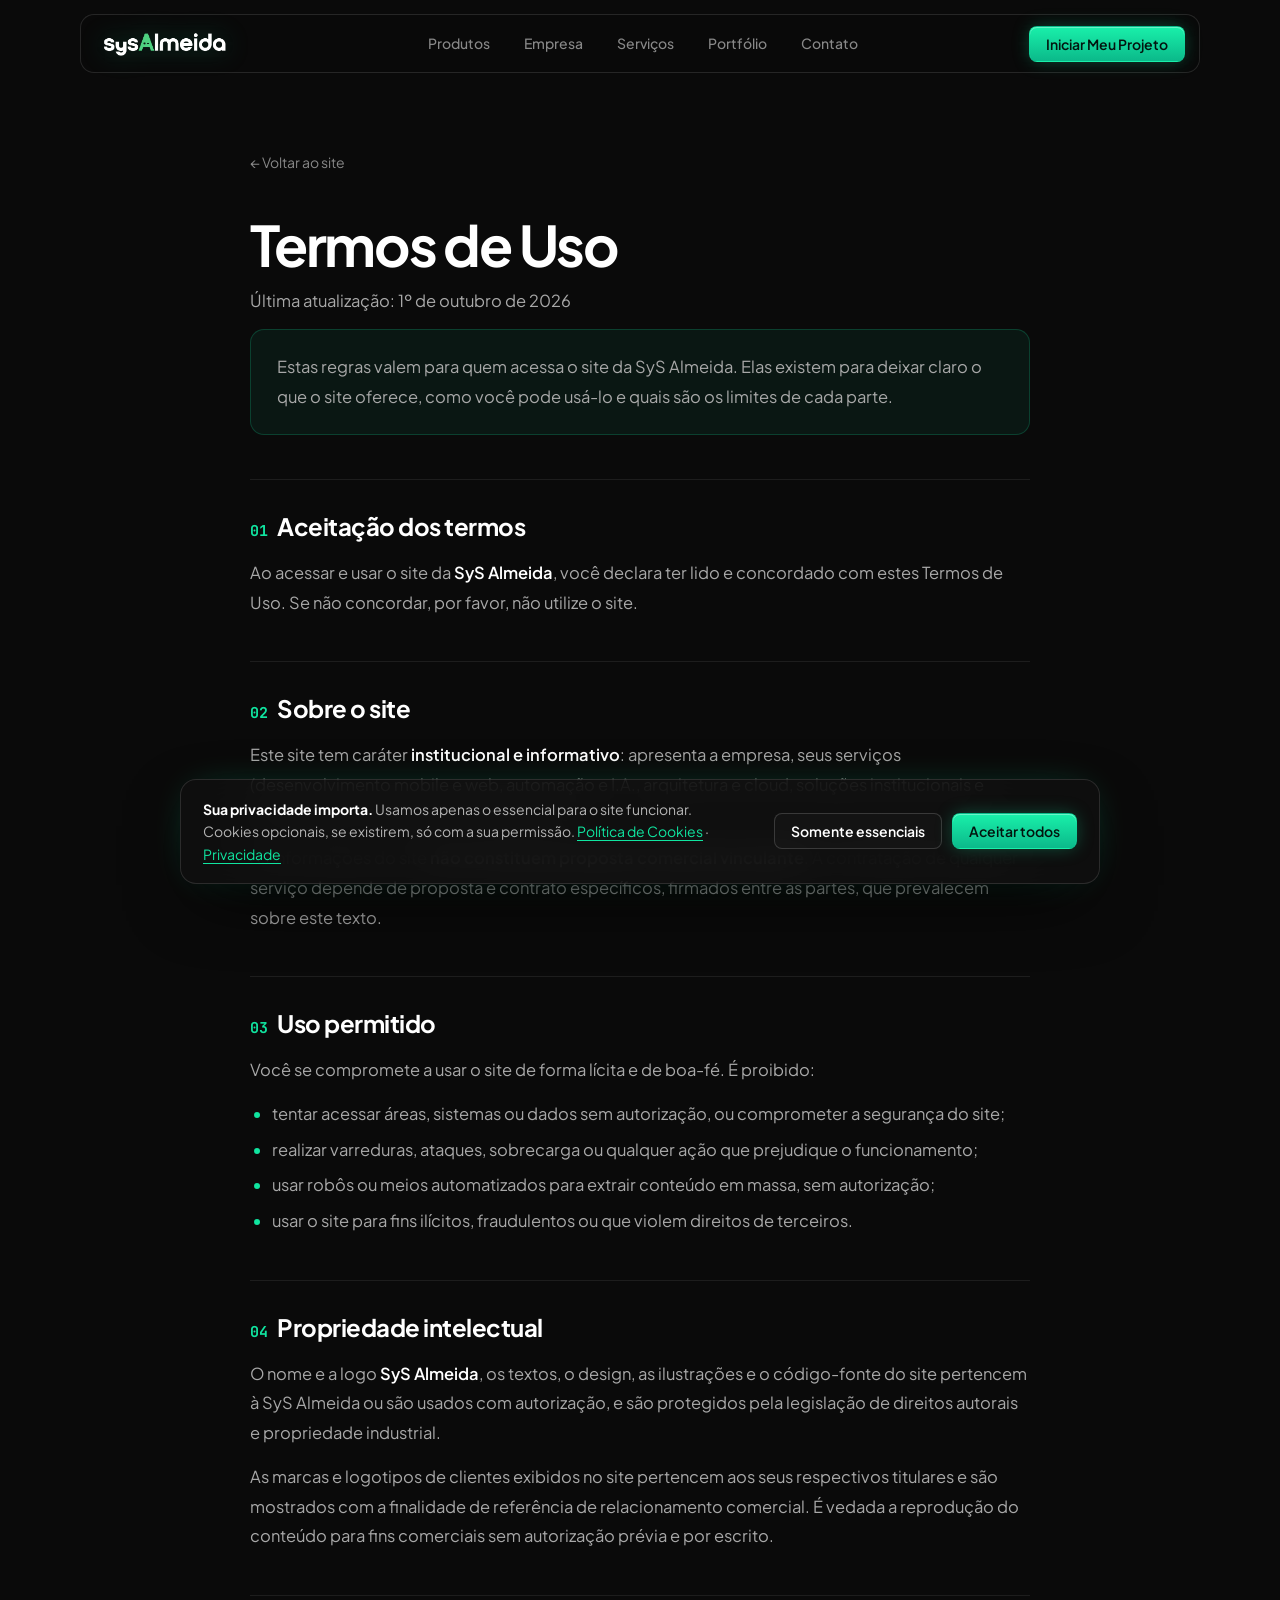
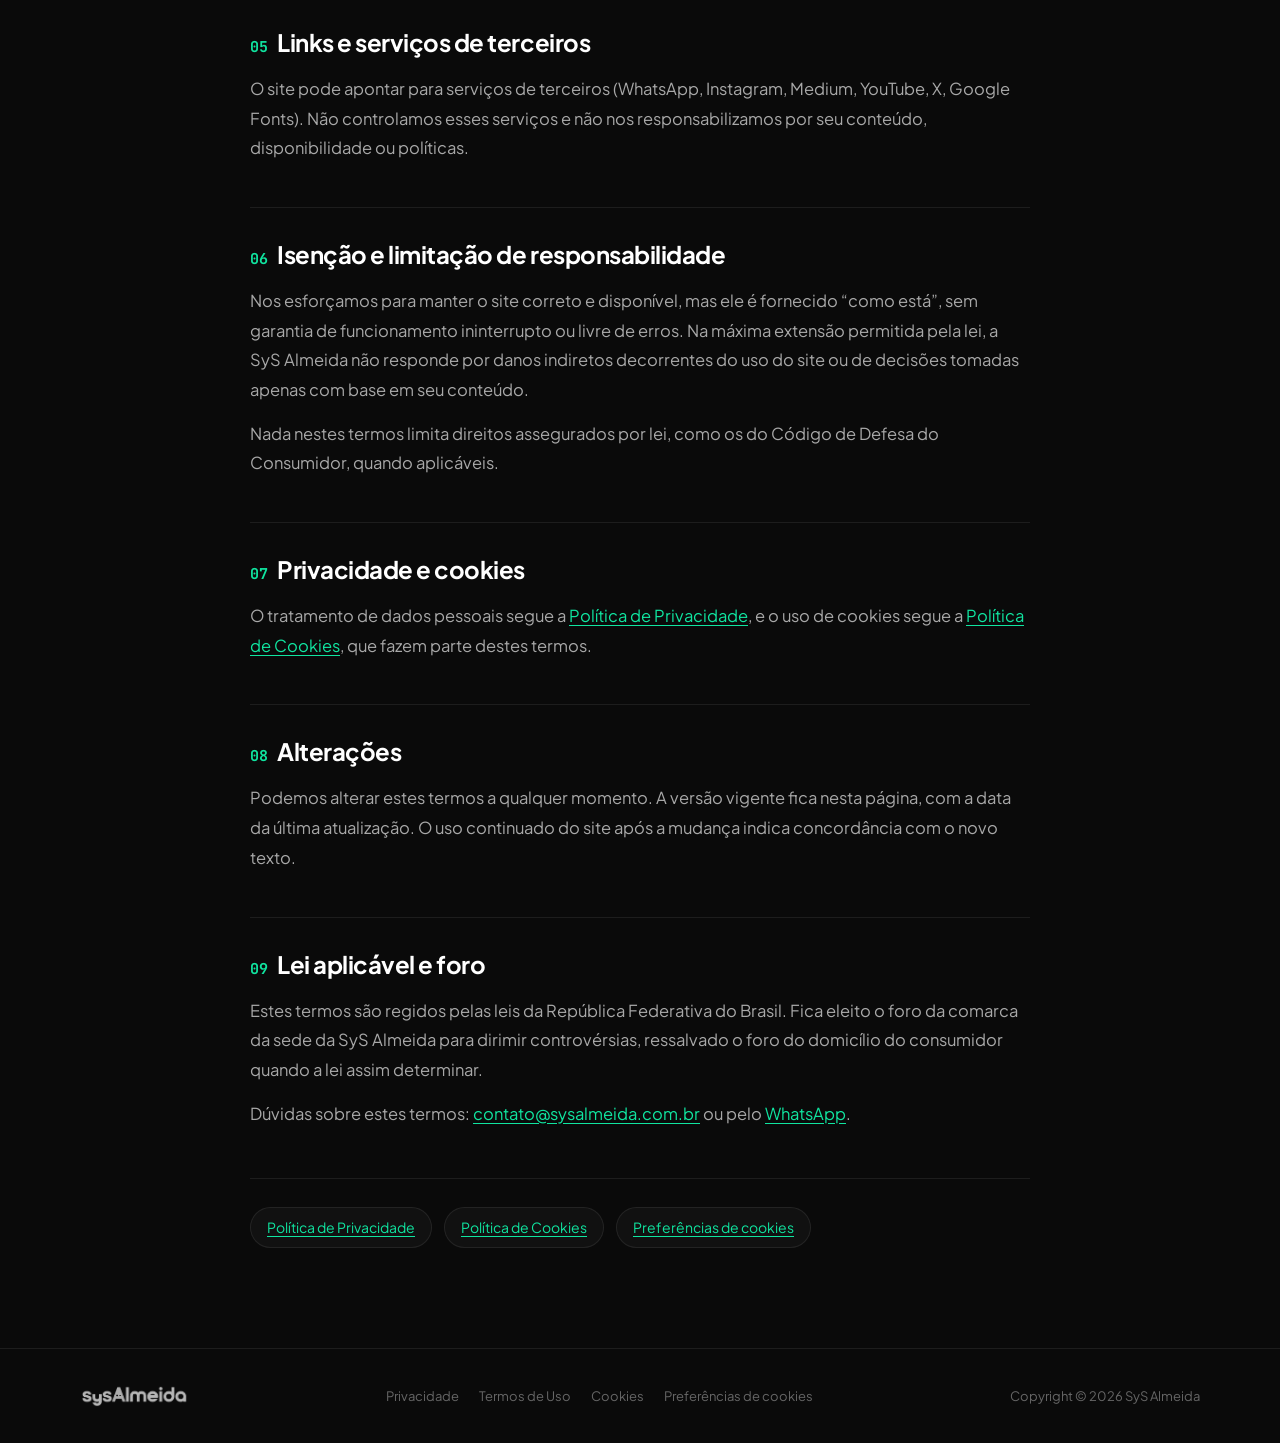
<file: termos.html>
<!doctype html>
<html lang="pt-BR">
<head>
  <meta charset="utf-8">
  <meta name="viewport" content="width=device-width, initial-scale=1">
  <title>Termos de Uso — SyS Almeida</title>
  <meta name="description" content="Termos de uso do site da SyS Almeida.">
  <meta name="theme-color" content="#0A0A0A">
  <link rel="icon" type="image/png" href="images/lofoFavicon.png">
  <link rel="preconnect" href="https://fonts.googleapis.com">
  <link rel="preconnect" href="https://fonts.gstatic.com" crossorigin>
  <link href="https://fonts.googleapis.com/css2?family=Plus+Jakarta+Sans:wght@400;500;600;700;800&family=JetBrains+Mono:wght@400;500&display=swap" rel="stylesheet">
  <link rel="stylesheet" href="css/style.css">
  <link rel="stylesheet" href="css/legal.css">
</head>
<body>
  <header class="header is-scrolled" id="header">
    <div class="header__inner">
      <button class="burger" type="button" aria-label="Abrir menu" aria-expanded="false" aria-controls="site-nav">
        <span></span><span></span><span></span>
      </button>
      <a href="index.html" class="header__logo" aria-label="SyS Almeida — página inicial"><img src="images/logo.png" alt="SyS Almeida" width="463" height="93"></a>
      <nav class="nav" id="site-nav" aria-label="Principal">
        <a href="index.html#produtos">Produtos</a>
        <a href="index.html#sobre">Empresa</a>
        <a href="index.html#servicos">Serviços</a>
        <a href="index.html#portfolio">Portfólio</a>
        <a href="index.html#contato">Contato</a>
      </nav>
      <a href="https://wa.me/5565999497894?text=Ol%C3%A1!%20me%20chamo:%20" target="_blank" rel="noopener" class="btn btn--primary btn--sm">Iniciar Meu Projeto</a>
    </div>
  </header>

  <main class="legal">
    <article class="legal__wrap">
      <a href="index.html" class="legal__back">← Voltar ao site</a>
      <h1>Termos de Uso</h1>
      <p class="legal__meta">Última atualização: 1º de outubro de 2026</p>
      <p class="legal__intro">Estas regras valem para quem acessa o site da SyS Almeida. Elas existem para deixar claro o que o site oferece, como você pode usá-lo e quais são os limites de cada parte.</p>
<h2><span>01</span>Aceitação dos termos</h2>
<p>Ao acessar e usar o site da <strong>SyS Almeida</strong>, você declara ter lido e concordado com estes Termos de Uso. Se não concordar, por favor, não utilize o site.</p>
<h2><span>02</span>Sobre o site</h2>
<p>Este site tem caráter <strong>institucional e informativo</strong>: apresenta a empresa, seus serviços (desenvolvimento mobile e web, automação e I.A., arquitetura e cloud, soluções institucionais e ferramentas), clientes e canais de contato.</p>
<p>As informações do site <strong>não constituem proposta comercial vinculante</strong>. A contratação de qualquer serviço depende de proposta e contrato específicos, firmados entre as partes, que prevalecem sobre este texto.</p>
<h2><span>03</span>Uso permitido</h2>
<p>Você se compromete a usar o site de forma lícita e de boa-fé. É proibido:</p>
<ul>
<li>tentar acessar áreas, sistemas ou dados sem autorização, ou comprometer a segurança do site;</li>
<li>realizar varreduras, ataques, sobrecarga ou qualquer ação que prejudique o funcionamento;</li>
<li>usar robôs ou meios automatizados para extrair conteúdo em massa, sem autorização;</li>
<li>usar o site para fins ilícitos, fraudulentos ou que violem direitos de terceiros.</li>
</ul>
<h2><span>04</span>Propriedade intelectual</h2>
<p>O nome e a logo <strong>SyS Almeida</strong>, os textos, o design, as ilustrações e o código-fonte do site pertencem à SyS Almeida ou são usados com autorização, e são protegidos pela legislação de direitos autorais e propriedade industrial.</p>
<p>As marcas e logotipos de clientes exibidos no site pertencem aos seus respectivos titulares e são mostrados com a finalidade de referência de relacionamento comercial. É vedada a reprodução do conteúdo para fins comerciais sem autorização prévia e por escrito.</p>
<h2><span>05</span>Links e serviços de terceiros</h2>
<p>O site pode apontar para serviços de terceiros (WhatsApp, Instagram, Medium, YouTube, X, Google Fonts). Não controlamos esses serviços e não nos responsabilizamos por seu conteúdo, disponibilidade ou políticas.</p>
<h2><span>06</span>Isenção e limitação de responsabilidade</h2>
<p>Nos esforçamos para manter o site correto e disponível, mas ele é fornecido “como está”, sem garantia de funcionamento ininterrupto ou livre de erros. Na máxima extensão permitida pela lei, a SyS Almeida não responde por danos indiretos decorrentes do uso do site ou de decisões tomadas apenas com base em seu conteúdo.</p>
<p>Nada nestes termos limita direitos assegurados por lei, como os do Código de Defesa do Consumidor, quando aplicáveis.</p>
<h2><span>07</span>Privacidade e cookies</h2>
<p>O tratamento de dados pessoais segue a <a href="privacidade.html">Política de Privacidade</a>, e o uso de cookies segue a <a href="cookies.html">Política de Cookies</a>, que fazem parte destes termos.</p>
<h2><span>08</span>Alterações</h2>
<p>Podemos alterar estes termos a qualquer momento. A versão vigente fica nesta página, com a data da última atualização. O uso continuado do site após a mudança indica concordância com o novo texto.</p>
<h2><span>09</span>Lei aplicável e foro</h2>
<p>Estes termos são regidos pelas leis da República Federativa do Brasil. Fica eleito o foro da comarca da sede da SyS Almeida para dirimir controvérsias, ressalvado o foro do domicílio do consumidor quando a lei assim determinar.</p>
<p>Dúvidas sobre estes termos: <a href="mailto:contato@sysalmeida.com.br">contato@sysalmeida.com.br</a> ou pelo <a href="https://wa.me/5565999497894?text=Ol%C3%A1!%20me%20chamo:%20" target="_blank" rel="noopener">WhatsApp</a>.</p>

      <nav class="legal__nav" aria-label="Documentos legais"><a href="privacidade.html">Política de Privacidade</a><a href="cookies.html">Política de Cookies</a><a href="#" data-cookie-settings>Preferências de cookies</a></nav>
    </article>
  </main>

  <footer class="footer">
    <div class="container footer__inner">
      <a href="index.html" class="footer__logo" aria-label="SyS Almeida"><img src="images/logo.png" alt="SyS Almeida" width="463" height="93"></a>
      <nav class="footer__legal" aria-label="Documentos legais">
        <a href="privacidade.html">Privacidade</a>
        <a href="termos.html">Termos de Uso</a>
        <a href="cookies.html">Cookies</a>
        <button type="button" data-cookie-settings>Preferências de cookies</button>
      </nav>
      <p>Copyright © 2026 SyS Almeida</p>
    </div>
  </footer>
  <script src="js/menu.js"></script>
  <script src="js/cookies.js"></script>
</body>
</html>
</file>
<file: css/style.css>
:root {
  --bg: #0a0a0a;
  --bg-2: #111111;
  --accent: #10e5a0;
  --accent-2: #0bb98a;
  --accent-glow: rgba(16, 229, 160, .45);
  --text: #ffffff;
  --muted: #888888;
  --border: rgba(255, 255, 255, .08);
  --radius: 8px;
  --font: "Plus Jakarta Sans", "Inter", -apple-system, "SF Pro Display", system-ui, sans-serif;
  --mono: "JetBrains Mono", ui-monospace, "SF Mono", monospace;
}

*, *::before, *::after { box-sizing: border-box; }
html { scroll-behavior: smooth; overflow-x: clip; max-width: 100%; }
body {
  margin: 0;
  background: var(--bg);
  color: var(--text);
  font-family: var(--font);
  -webkit-font-smoothing: antialiased;
  line-height: 1.5;
  overflow-x: clip;
  max-width: 100%;
}
img { max-width: 100%; display: block; }
a { color: inherit; text-decoration: none; }
.container { width: min(1120px, 100% - 48px); margin-inline: auto; }

/* ---------- Buttons ---------- */
.btn {
  display: inline-flex; align-items: center; justify-content: center; gap: 10px;
  font: 600 15px/1 var(--font);
  border-radius: var(--radius);
  padding: 12px 20px;
  border: 1px solid transparent;
  cursor: pointer;
  transition: box-shadow .25s ease, transform .25s ease, background .25s ease, border-color .25s ease, color .25s ease;
}
.btn--sm { padding: 10px 16px; font-size: 14px; }
.btn--lg { padding: 15px 26px; font-size: 16px; }
.btn--primary {
  background: linear-gradient(180deg, #19f0aa, var(--accent-2));
  color: #03150f;
  box-shadow: 0 0 18px -2px rgba(16, 229, 160, .35), inset 0 1px 0 rgba(255, 255, 255, .35);
}
.btn--primary:hover {
  transform: translateY(-1px);
  box-shadow: 0 0 34px 2px var(--accent-glow), 0 0 80px 6px rgba(16, 229, 160, .2), inset 0 1px 0 rgba(255, 255, 255, .45);
}
.btn--outline {
  color: var(--text);
  background: rgba(255, 255, 255, .02);
  border-color: rgba(255, 255, 255, .16);
}
.btn--outline svg { transition: transform .25s ease; }
.btn--outline:hover {
  border-color: rgba(16, 229, 160, .6);
  background: rgba(16, 229, 160, .06);
  box-shadow: 0 0 24px -4px var(--accent-glow);
}
.btn--outline:hover svg { transform: translateX(4px); }

/* ---------- Header ---------- */
.header {
  position: fixed; inset: 0 0 auto 0; z-index: 50;
  padding: 14px 0;
  transition: padding .3s ease;
}
.header__inner {
  width: min(1120px, 100% - 32px);
  margin-inline: auto;
  display: grid; grid-template-columns: 1fr auto 1fr; align-items: center;
  padding: 10px 14px 10px 20px;
  border-radius: 14px;
  background: rgba(17, 17, 17, .55);
  backdrop-filter: blur(16px) saturate(160%);
  -webkit-backdrop-filter: blur(16px) saturate(160%);
  border: 1px solid var(--border);
  transition: background .3s ease, border-color .3s ease;
}
.header.is-scrolled .header__inner { background: rgba(10, 10, 10, .78); border-color: rgba(255, 255, 255, .12); }
.header__logo img { height: 26px; width: auto; filter: brightness(1.15) contrast(1.05) drop-shadow(0 0 12px rgba(16, 229, 160, .25)); }
.header .btn { justify-self: end; }
.nav { display: flex; gap: 6px; }
.nav a {
  color: var(--muted); font-size: 14px; font-weight: 500;
  padding: 8px 14px; border-radius: 6px;
  transition: color .2s ease, text-shadow .2s ease;
}
.nav a:hover { color: #fff; text-shadow: 0 0 14px rgba(255, 255, 255, .6); }

/* ---------- Hero ---------- */
.hero {
  position: relative;
  padding: 170px 0 40px;
  text-align: center;
  isolation: isolate;
  overflow-x: clip;
}
.hero__grid {
  position: absolute; inset: 0; z-index: -2;
  background-image:
    linear-gradient(rgba(255, 255, 255, .035) 1px, transparent 1px),
    linear-gradient(90deg, rgba(255, 255, 255, .035) 1px, transparent 1px);
  background-size: 64px 64px;
  mask-image: radial-gradient(ellipse 70% 60% at 50% 25%, #000 20%, transparent 75%);
  -webkit-mask-image: radial-gradient(ellipse 70% 60% at 50% 25%, #000 20%, transparent 75%);
}
.hero__glow { position: absolute; pointer-events: none; z-index: -1; border-radius: 50%; }
.hero__glow--top {
  top: -180px; left: 50%; width: min(900px, 100vw); height: 520px; transform: translateX(-50%);
  background: radial-gradient(closest-side, rgba(16, 229, 160, .22), transparent);
}
.hero__glow--bottom {
  bottom: -90px; left: 50%; width: 80%; height: 260px; transform: translateX(-50%);
  background: radial-gradient(closest-side, rgba(16, 229, 160, .42), rgba(20, 160, 210, .18) 60%, transparent);
}

.badge {
  display: inline-flex; align-items: center; gap: 10px;
  font-size: 13px; font-weight: 500; color: #c9c9c9;
  padding: 7px 14px; border-radius: 999px;
  background: rgba(255, 255, 255, .04);
  border: 1px solid var(--border);
  backdrop-filter: blur(8px);
}
.badge__dot { width: 7px; height: 7px; border-radius: 50%; background: var(--accent); box-shadow: 0 0 10px var(--accent); animation: pulse 2s infinite; }

.hero__title {
  margin: 26px auto 0;
  max-width: 920px;
  font-size: clamp(40px, 7.2vw, 84px);
  font-weight: 700;
  line-height: 1.03;
  letter-spacing: -0.045em;
  padding-bottom: .14em; /* evita cortar descendentes (g, p, q) no background-clip */
  margin-bottom: -.14em;
  background: linear-gradient(180deg, #fff 30%, #9a9a9a);
  -webkit-background-clip: text; background-clip: text;
  -webkit-text-fill-color: transparent;
}
.metal {
  background: linear-gradient(110deg, #6b6b6b 0%, #f2f2f2 30%, #ffffff 45%, #8d8d8d 60%, #e6e6e6 80%, #7a7a7a 100%);
  background-size: 220% 100%;
  -webkit-background-clip: text; background-clip: text;
  -webkit-text-fill-color: transparent;
  animation: sheen 6s linear infinite;
}
.hero__sub {
  margin: 26px auto 0; max-width: 600px;
  color: var(--muted); font-size: clamp(16px, 1.8vw, 19px); line-height: 1.6;
}
.hero__actions { margin-top: 38px; display: flex; gap: 14px; justify-content: center; flex-wrap: wrap; }

/* ---------- Mockup ---------- */
.hero__visual { position: relative; margin-top: 80px; perspective: 1600px; padding-bottom: 20px; }
.mock {
  position: relative; max-width: 960px; margin-inline: auto;
  transform-style: preserve-3d;
  transform: rotateX(var(--rx, 14deg)) rotateY(var(--ry, 0deg));
  transition: transform .25s ease-out;
}
.mock__frame {
  position: relative;
  border-radius: 16px;
  background: linear-gradient(180deg, rgba(24, 24, 24, .92), rgba(12, 12, 12, .92));
  border: 1px solid transparent;
  background-clip: padding-box;
  box-shadow: 0 50px 120px -30px rgba(16, 229, 160, .35), 0 0 0 1px rgba(255, 255, 255, .06);
  overflow: hidden;
}
.mock__frame::before { /* borda 1px com gradiente */
  content: ""; position: absolute; inset: 0; border-radius: inherit; padding: 1px; pointer-events: none;
  background: linear-gradient(160deg, rgba(16, 229, 160, .7), rgba(255, 255, 255, .08) 35%, rgba(255, 255, 255, .02) 70%, rgba(20, 160, 210, .4));
  -webkit-mask: linear-gradient(#000 0 0) content-box, linear-gradient(#000 0 0);
  -webkit-mask-composite: xor; mask-composite: exclude;
}
.mock__bar { display: flex; align-items: center; gap: 7px; padding: 12px 16px; border-bottom: 1px solid var(--border); }
.mock__bar span { width: 10px; height: 10px; border-radius: 50%; background: #2c2c2c; }
.mock__bar em { margin-left: 14px; font: 400 12px var(--mono); color: #666; font-style: normal; }
.mock__body { display: grid; grid-template-columns: 56px 1fr; min-height: 330px; }
.mock__side { border-right: 1px solid var(--border); padding: 18px 0; display: flex; flex-direction: column; align-items: center; gap: 14px; }
.mock__side i { width: 22px; height: 22px; border-radius: 6px; background: rgba(255, 255, 255, .07); }
.mock__side i.on { background: rgba(16, 229, 160, .25); box-shadow: 0 0 14px rgba(16, 229, 160, .5); }
.mock__main { padding: 22px; text-align: left; }
.mock__kpis { display: grid; grid-template-columns: repeat(3, 1fr); gap: 14px; }
.kpi { padding: 14px 16px; border-radius: 10px; background: rgba(255, 255, 255, .03); border: 1px solid var(--border); display: grid; gap: 2px; }
.kpi small { color: var(--muted); font-size: 12px; }
.kpi b { font-size: 24px; letter-spacing: -0.03em; }
.kpi .up { color: var(--accent); font: 500 11px var(--mono); }
.mock__chart { margin-top: 16px; border-radius: 10px; border: 1px solid var(--border); background: rgba(255, 255, 255, .02); padding: 14px; height: 190px; }
.mock__chart svg { width: 100%; height: 100%; display: block; overflow: visible; }
.mock__chart .line { stroke-dasharray: 1200; stroke-dashoffset: 1200; animation: draw 2.4s .9s ease forwards; filter: drop-shadow(0 0 6px rgba(16, 229, 160, .8)); }

.float {
  position: absolute;
  border-radius: 12px;
  background: rgba(20, 20, 20, .6);
  backdrop-filter: blur(14px); -webkit-backdrop-filter: blur(14px);
  border: 1px solid rgba(255, 255, 255, .12);
  box-shadow: 0 20px 50px -10px rgba(0, 0, 0, .7), 0 0 40px -10px rgba(16, 229, 160, .3);
  text-align: left;
  transform: translateZ(60px);
}
.float--code { left: -40px; top: 90px; padding: 14px 18px; animation: bob 7s ease-in-out infinite; }
.float--code pre { margin: 0; font: 400 12px/1.7 var(--mono); color: #cfcfcf; }
.float--code .c { color: #5c5c5c; } .float--code .k { color: #c792ea; } .float--code .f { color: #82aaff; }
.float--code .s { color: var(--accent); } .float--code .ok { color: var(--accent); }
.float--ai { right: -34px; top: 60px; padding: 14px 18px; display: flex; gap: 12px; align-items: center; animation: bob 8s -2s ease-in-out infinite; }
.float--ai b { display: block; font-size: 14px; }
.float--ai small { color: var(--muted); font-size: 12px; }
.float__ico { width: 36px; height: 36px; border-radius: 10px; display: grid; place-items: center; color: var(--accent); background: rgba(16, 229, 160, .12); box-shadow: 0 0 20px rgba(16, 229, 160, .35); }
.float--mobile { right: 60px; bottom: -34px; padding: 10px; animation: bob 9s -4s ease-in-out infinite; }
.phone { width: 96px; height: 150px; border-radius: 14px; border: 1px solid rgba(255, 255, 255, .14); padding: 12px 10px; display: grid; align-content: start; gap: 8px; background: rgba(0, 0, 0, .4); }
.phone i { height: 10px; border-radius: 4px; background: rgba(255, 255, 255, .1); }
.phone i:first-child { height: 38px; background: linear-gradient(135deg, rgba(16, 229, 160, .6), rgba(20, 160, 210, .4)); }
.phone i.w { width: 60%; }

/* ---------- Social proof ---------- */
.proof { padding: 90px 0 110px; text-align: center; }
.proof__title { margin: 0 0 34px; font-size: 13px; letter-spacing: .14em; text-transform: uppercase; color: var(--muted); font-weight: 500; }
.marquee {
  overflow: hidden;
  border-block: 1px solid var(--border);
  padding: 30px 0;
  mask-image: linear-gradient(90deg, transparent, #000 15%, #000 85%, transparent);
  -webkit-mask-image: linear-gradient(90deg, transparent, #000 15%, #000 85%, transparent);
}
.marquee__track { display: flex; width: max-content; animation: scroll 70s linear infinite; }
.marquee:hover .marquee__track { animation-play-state: paused; }
.marquee__group { display: flex; list-style: none; margin: 0; padding: 0; }
.marquee__group li { padding: 0 44px; display: flex; align-items: center; }
.marquee__group img {
  height: 34px; width: auto; max-width: none; display: block;
  opacity: .32;
  transition: opacity .3s ease, filter .3s ease, transform .3s ease;
}
.marquee__group img.tall { height: 48px; }
.marquee__group img.wide { height: 26px; }
.marquee__group li:hover img { opacity: 1; filter: drop-shadow(0 0 12px rgba(16, 229, 160, .55)); transform: scale(1.04); }

/* ---------- Animations ---------- */
.reveal { opacity: 0; transform: translateY(24px); animation: rise .9s cubic-bezier(.2, .7, .2, 1) forwards; animation-delay: var(--d, 0ms); }
@keyframes rise { to { opacity: 1; transform: none; } }
@keyframes sheen { to { background-position: -220% 0; } }
@keyframes pulse { 50% { opacity: .35; } }
@keyframes draw { to { stroke-dashoffset: 0; } }
@keyframes bob { 50% { translate: 0 -12px; } }
@keyframes scroll { to { transform: translateX(-50%); } }

/* ---------- Responsive ---------- */
@media (max-width: 860px) {
  .nav { display: none; }
  .header__inner { grid-template-columns: 1fr auto; }
  .float--code, .float--ai { display: none; }
  .float--mobile { right: 16px; }
  .kpi b { font-size: 18px; }
}
@media (max-width: 520px) {
  .hero { padding-top: 130px; }
  .mock__side { display: none; }
  .mock__body { grid-template-columns: 1fr; }
  .mock__kpis { grid-template-columns: 1fr 1fr; }
  .kpi:last-child { display: none; }
  .btn--lg { width: 100%; }
}
@media (prefers-reduced-motion: reduce) {
  *, *::before, *::after { animation-duration: .01ms !important; animation-iteration-count: 1 !important; transition-duration: .01ms !important; }
  .mock__chart .line { stroke-dashoffset: 0; }
}

/* =========================================================
   Seções: Empresa, Serviços, Portfólio, Contato, Footer
   ========================================================= */
.section { position: relative; padding: 120px 0; }
.section__head { max-width: 760px; margin-bottom: 56px; }
.section__head--center { margin-inline: auto; text-align: center; }
.h2 {
  margin: 18px 0 0;
  font-size: clamp(32px, 4.6vw, 56px); font-weight: 700; line-height: 1.07; letter-spacing: -0.04em;
}
.dim { color: #6f6f6f; }
.lead { margin: 22px 0 0; color: var(--muted); font-size: clamp(16px, 1.6vw, 18px); line-height: 1.7; }
.muted-sm { color: var(--muted); font-size: 13px; margin: 14px 0 0; }

.tag {
  display: inline-block; font-size: 13px; font-weight: 600; letter-spacing: .02em;
  padding: 6px 14px; border-radius: 999px; color: #c9c9c9;
  background: rgba(255, 255, 255, .05); border: 1px solid var(--border);
}
.tag--green { color: var(--accent); background: rgba(16, 229, 160, .1); border-color: rgba(16, 229, 160, .2); }

/* Reveal ao rolar */
.js .reveal-s { opacity: 0; transform: translateY(28px); transition: opacity .8s cubic-bezier(.2,.7,.2,1) var(--d, 0ms), transform .8s cubic-bezier(.2,.7,.2,1) var(--d, 0ms); }
.js .reveal-s.in { opacity: 1; transform: none; }

/* ---------- Empresa ---------- */
.about__grid { display: grid; grid-template-columns: 1.05fr .95fr; gap: 64px; align-items: center; }
.stats { margin-top: 40px; display: grid; grid-template-columns: 1fr 1fr; gap: 14px; }
.stat {
  padding: 20px 22px; border-radius: 12px;
  background: rgba(255, 255, 255, .025); border: 1px solid var(--border);
  display: grid; gap: 2px; transition: border-color .3s, background .3s;
}
.stat:hover { border-color: rgba(16, 229, 160, .35); background: rgba(16, 229, 160, .04); }
.stat b { font-size: 32px; letter-spacing: -0.04em; background: linear-gradient(180deg, #fff, #8a8a8a); -webkit-background-clip: text; background-clip: text; -webkit-text-fill-color: transparent; }
.stat span { color: var(--muted); font-size: 14px; }
.about__visual { position: relative; aspect-ratio: 1; max-width: 520px; width: 100%; margin-inline: auto; }
.about__visual canvas { position: absolute; inset: 0; width: 100%; height: 100%; }
.about__glow { position: absolute; inset: 15%; border-radius: 50%; background: radial-gradient(closest-side, rgba(16, 229, 160, .22), transparent);  }

/* ---------- Bento ---------- */
.bento { display: grid; grid-template-columns: repeat(6, 1fr); gap: 16px; }
.card {
  --mx: 50%; --my: 50%;
  position: relative; overflow: hidden; isolation: isolate;
  grid-column: span 3; min-height: 280px; padding: 30px;
  border-radius: 20px; background: var(--bg-2);
  border: 1px solid rgba(255, 255, 255, .05);
}
.card--wide { grid-column: span 4; }
.bento .card:nth-child(2), .bento .card:nth-child(3) { grid-column: span 2; }
.bento .card:nth-child(4) { grid-column: span 4; }
.card::before { /* spotlight na borda */
  content: ""; position: absolute; inset: 0; border-radius: inherit; padding: 1px; pointer-events: none;
  background: radial-gradient(260px circle at var(--mx) var(--my), rgba(16, 229, 160, .85), transparent 65%);
  -webkit-mask: linear-gradient(#000 0 0) content-box, linear-gradient(#000 0 0);
  -webkit-mask-composite: xor; mask-composite: exclude;
  opacity: 0; transition: opacity .3s;
}
.card::after { /* spotlight interno */
  content: ""; position: absolute; inset: 0; z-index: -1; pointer-events: none;
  background: radial-gradient(380px circle at var(--mx) var(--my), rgba(16, 229, 160, .09), transparent 70%);
  opacity: 0; transition: opacity .3s;
}
.card:hover::before, .card:hover::after { opacity: 1; }
.card__icon { width: 44px; height: 44px; border-radius: 12px; display: grid; place-items: center; color: var(--accent); background: rgba(16, 229, 160, .08); border: 1px solid rgba(16, 229, 160, .18); filter: drop-shadow(0 0 10px rgba(16, 229, 160, .35)); }
.card__icon svg, .socials svg { width: 22px; height: 22px; fill: none; stroke: currentColor; stroke-width: 1.5; stroke-linecap: round; stroke-linejoin: round; }
.card h3 { margin: 22px 0 10px; font-size: 21px; letter-spacing: -0.02em; }
.card p { margin: 0; color: var(--muted); font-size: 15px; line-height: 1.65; max-width: 440px; }
.chips { list-style: none; display: flex; gap: 8px; padding: 0; margin: 22px 0 0; flex-wrap: wrap; }
.chips li { font: 500 12px var(--mono); color: #bdbdbd; padding: 5px 10px; border-radius: 6px; background: rgba(255, 255, 255, .05); border: 1px solid var(--border); }
.card__art { position: absolute; z-index: -1; pointer-events: none; }
.card__art--phone { right: 40px; top: 30px; transform: rotate(8deg); opacity: .55; }
.phone--lg { width: 170px; height: 300px; border-radius: 26px; padding: 18px 14px; gap: 12px; box-shadow: 0 0 60px -10px rgba(16, 229, 160, .4); }
.phone--lg i { height: 14px; }
.phone--lg i:first-child { height: 90px; }
.card__art--panel { right: 30px; top: 26px; display: grid; grid-template-columns: repeat(2, 56px); gap: 8px; opacity: .5; }
.card__art--panel i { height: 56px; border-radius: 10px; background: rgba(255, 255, 255, .06); border: 1px solid var(--border); }
.card__art--panel i:first-child { background: linear-gradient(135deg, rgba(16, 229, 160, .4), rgba(20, 160, 210, .2)); }

/* ---------- Portfólio ---------- */
.cases { display: grid; grid-template-columns: 1fr 1fr; gap: 20px; }
.case {
  display: flex; flex-direction: column; overflow: hidden;
  border-radius: 20px; background: var(--bg-2); border: 1px solid rgba(255, 255, 255, .06);
  transition: border-color .3s, transform .3s;
}
.case:hover { border-color: rgba(16, 229, 160, .3); }
.case__media { position: relative; height: 320px; overflow: hidden; background: radial-gradient(ellipse at 50% 100%, rgba(16, 229, 160, .16), transparent 70%), #0d0d0d; }
.case__media::after { content: ""; position: absolute; inset: auto 0 0; height: 90px; background: linear-gradient(transparent, var(--bg-2)); }
.case__img { position: absolute; inset: 0; display: grid; place-items: center; transition: transform .7s cubic-bezier(.2,.7,.2,1); }
.case:hover .case__img { transform: scale(1.05); }
.dash { width: 78%; height: 76%; margin-top: 50px; border-radius: 14px 14px 0 0; border: 1px solid rgba(255, 255, 255, .1); background: rgba(255, 255, 255, .03); padding: 18px; display: grid; grid-template-columns: repeat(3, 1fr); grid-template-rows: 54px 1fr; gap: 10px; }
.dash b { border-radius: 8px; background: rgba(255, 255, 255, .06); }
.dash b:first-child { background: linear-gradient(135deg, rgba(16, 229, 160, .45), rgba(16, 229, 160, .08)); }
.dash span { grid-column: 1 / -1; border-radius: 8px; background: linear-gradient(180deg, rgba(16, 229, 160, .18), transparent), repeating-linear-gradient(90deg, transparent 0 24px, rgba(255, 255, 255, .04) 24px 25px); }
.case__img--app .phone--lg { margin-top: 70px; transform: rotate(-6deg); background: rgba(10, 10, 10, .8); }
.case__body { padding: 26px 30px 30px; display: grid; gap: 16px; }
.case__tags { display: flex; gap: 8px; flex-wrap: wrap; }
.case__tags span { font-size: 12px; font-weight: 500; color: #bdbdbd; padding: 4px 11px; border-radius: 999px; border: 1px solid var(--border); background: rgba(255, 255, 255, .03); }
.case h3 { margin: 0; font-size: 24px; letter-spacing: -0.03em; line-height: 1.2; }
.case__metric { display: flex; align-items: baseline; gap: 12px; flex-wrap: wrap; }
.case__metric b { font-size: 48px; letter-spacing: -0.05em; color: var(--accent); text-shadow: 0 0 30px rgba(16, 229, 160, .4); }
.case__metric span { color: var(--muted); font-size: 15px; }
.case__link { color: #9a9a9a; font-size: 14px; font-weight: 500; transition: color .2s; }
.case__link i { font-style: normal; display: inline-block; transition: transform .25s; }
.case:hover .case__link { color: #fff; }
.case:hover .case__link i { transform: translate(3px, -3px); }

/* ---------- Contato ---------- */
.contact { padding-bottom: 140px; overflow-x: clip; }
.contact__glow { position: absolute; inset: 0; z-index: -1; pointer-events: none; background: radial-gradient(ellipse 70% 60% at 50% 55%, rgba(16, 229, 160, .12), rgba(5, 40, 30, .08) 45%, transparent 75%); }
.contact__grid { display: block; max-width: 560px; margin: 10px auto 0; text-align: center; }
.btn--xl { position: relative; width: 100%; padding: 22px 28px; font-size: 18px; border-radius: 12px; }
.btn--xl::after { content: ""; position: absolute; inset: 0; border-radius: inherit; box-shadow: 0 0 40px 2px rgba(16, 229, 160, .45); opacity: 0; animation: glowfade 3s ease-in-out infinite; pointer-events: none; }
@keyframes glowfade { 50% { opacity: 1; } }
@keyframes glowpulse { 50% { box-shadow: 0 0 40px 2px rgba(16, 229, 160, .45), inset 0 1px 0 rgba(255, 255, 255, .35); } }
.contact__info { list-style: none; padding: 0; margin: 40px 0 0; display: grid; gap: 22px; }
.contact__info li { display: grid; justify-items: center; gap: 8px; padding-top: 22px; border-top: 1px solid var(--border); }
.contact__info span { font-size: 12px; text-transform: uppercase; letter-spacing: .12em; color: #666; }
.contact__info > li > a { font-size: 18px; font-weight: 500; transition: color .2s; }
.contact__info > li > a:hover { color: var(--accent); }
.socials { display: flex; gap: 10px; }
.socials a { width: 44px; height: 44px; display: grid; place-items: center; border-radius: 10px; color: #bdbdbd; border: 1px solid var(--border); background: rgba(255, 255, 255, .03); transition: color .2s, border-color .2s, box-shadow .2s; }
.socials a:hover { color: var(--accent); border-color: rgba(16, 229, 160, .5); box-shadow: 0 0 20px -4px var(--accent-glow); }

/* ---------- Footer ---------- */
.footer { border-top: 1px solid var(--border); padding: 36px 0; }
.footer__inner { display: flex; align-items: center; justify-content: space-between; gap: 24px; flex-wrap: wrap; }
.footer__logo img { height: 22px; width: auto; filter: grayscale(1) brightness(1.6); opacity: .7; transition: opacity .2s; }
.footer__logo:hover img { opacity: 1; }
.footer__nav { display: flex; gap: 24px; }
.footer__nav a { color: var(--muted); font-size: 14px; transition: color .2s; }
.footer__nav a:hover { color: #fff; }
.footer p { margin: 0; color: #666; font-size: 13px; }

@media (max-width: 900px) {
  .section { padding: 84px 0; }
  .about__grid, .cases { grid-template-columns: 1fr; }
  .about__visual { max-width: 380px; order: -1; }
  .bento { grid-template-columns: 1fr; }
  .bento .card, .bento .card:nth-child(n) { grid-column: auto; min-height: 0; }
  .card__art--phone { opacity: .25; right: 10px; }
  .footer__inner { flex-direction: column; text-align: center; }
}
@media (max-width: 520px) {
  .case__media { height: 260px; }
  .stat b { font-size: 26px; }
}
@media (prefers-reduced-motion: reduce) {
  .js .reveal-s { opacity: 1; transform: none; }
}

/* Mobile: evita qualquer estouro horizontal */
.proof, .section, .footer { overflow-x: clip; }
@media (max-width: 520px) {
  .hero__visual { margin-top: 56px; }
  .mock { --rx: 8deg; }
  .float--mobile { right: 8px; bottom: -24px; }
  .header__inner { padding: 8px 10px 8px 14px; }
  .header__logo img { height: 22px; }
  .btn--sm { padding: 9px 12px; font-size: 13px; }
}

/* ---------- Banner de cookies ---------- */
.cookie {
  position: fixed; left: 16px; right: 16px; bottom: 16px; z-index: 100;
  max-width: 920px; margin-inline: auto;
  display: flex; align-items: center; gap: 20px 28px; flex-wrap: wrap; justify-content: space-between;
  padding: 18px 22px; border-radius: 16px;
  background: rgba(17, 17, 17, .82);
  backdrop-filter: blur(18px) saturate(160%); -webkit-backdrop-filter: blur(18px) saturate(160%);
  border: 1px solid rgba(255, 255, 255, .12);
  box-shadow: 0 24px 70px -20px #000, 0 0 40px -16px rgba(16, 229, 160, .4);
  opacity: 0; transform: translateY(20px); pointer-events: none;
  transition: opacity .4s ease, transform .4s ease;
}
.cookie.is-open { opacity: 1; transform: none; pointer-events: auto; }
.cookie__text { flex: 1 1 420px; margin: 0; color: #b5b5b5; font-size: 14px; line-height: 1.6; }
.cookie__text strong { color: #fff; }
.cookie__text a { color: var(--accent); text-decoration: underline; text-underline-offset: 3px; }
.cookie__actions { display: flex; gap: 10px; flex-wrap: wrap; }
@media (max-width: 520px) { .cookie__actions { width: 100%; } .cookie__actions .btn { flex: 1; } }

/* link-botão do rodapé */
.footer__legal { display: flex; gap: 20px; flex-wrap: wrap; justify-content: center; }
.footer__legal a, .footer__legal button { color: #666; font: 400 13px var(--font); background: none; border: 0; padding: 0; cursor: pointer; transition: color .2s; }
.footer__legal a:hover, .footer__legal button:hover { color: #fff; }

/* ---------- Produtos ---------- */
.products { padding-top: 40px; scroll-margin-top: 70px; }
.products .section__head { max-width: 820px; }
.products__more { color: var(--accent); font-weight: 600; white-space: nowrap; }
.products__more:hover { text-decoration: underline; text-underline-offset: 4px; }
.pgrid { display: grid; gap: 22px; }

.pcard {
  --c: var(--accent); --c-rgb: 16,229,160; --on: #03150f;
  position: relative; overflow: hidden; isolation: isolate;
  display: grid; grid-template-columns: minmax(0, 1fr) minmax(0, 1.05fr); gap: 40px; align-items: stretch;
  padding: clamp(26px, 4vw, 52px); border-radius: 28px;
  background: var(--bg-2); border: 1px solid rgba(255,255,255,.07);
  transition: border-color .35s ease, transform .35s ease, box-shadow .35s ease;
}
.pcard::before { /* brilho da cor do produto */
  content: ""; position: absolute; z-index: -1; right: -10%; bottom: -35%; width: 75%; height: 120%;
  background: radial-gradient(closest-side, rgba(var(--c-rgb), .2), transparent 75%); pointer-events: none;
}
.pcard::after { /* fio de cor no topo */
  content: ""; position: absolute; z-index: -1; left: 0; right: 0; top: 0; height: 2px;
  background: linear-gradient(90deg, transparent, rgba(var(--c-rgb), .8), transparent); opacity: .7;
}
.pcard:hover { border-color: rgba(var(--c-rgb), .45); box-shadow: 0 30px 80px -40px rgba(var(--c-rgb), .5); }

.pcard__info { display: flex; flex-direction: column; align-items: flex-start; gap: 18px; }
.pcard__brand { display: flex; align-items: center; gap: 14px; min-height: 40px; }
.plogo { display: block; width: auto; }
.plogo--grave { height: 40px; }
.plogo--sys { height: 30px; filter: brightness(1.15); }
.plogo--carimbo { height: 36px; }
.pbadge { font: 500 13px var(--mono); letter-spacing: .04em; color: var(--c); padding: 4px 10px; border-radius: 8px; border: 1px solid rgba(var(--c-rgb), .35); background: rgba(var(--c-rgb), .1); }
.ptag { font: 600 13px var(--mono); letter-spacing: .06em; text-transform: uppercase; color: var(--c); }
.pcard__desc { margin: 0; color: #c8c8c8; font-size: clamp(16px, 1.7vw, 19px); line-height: 1.65; max-width: 52ch; }
.pcard__quals { list-style: none; margin: 4px 0 0; padding: 0; display: grid; gap: 12px; }
.pcard__quals li { display: flex; gap: 12px; align-items: flex-start; color: var(--muted); font-size: 15.5px; line-height: 1.55; }
.pcard__quals b { color: #fff; font-weight: 600; }
.pq__ic { flex: none; width: 24px; height: 24px; margin-top: 1px; display: grid; place-items: center; border-radius: 50%; background: rgba(var(--c-rgb), .14); border: 1px solid rgba(var(--c-rgb), .35); }
.pq__ic svg { width: 13px; height: 13px; fill: none; stroke: var(--c); stroke-width: 3; stroke-linecap: round; stroke-linejoin: round; }
.pcard__chips { display: flex; flex-wrap: wrap; gap: 8px; }
.pchip { font-size: 12.5px; font-weight: 600; padding: 6px 12px; border-radius: 999px; color: #bdbdbd; border: 1px solid var(--border); background: rgba(255,255,255,.04); }
.pchip--on { color: var(--c); border-color: rgba(var(--c-rgb), .4); background: rgba(var(--c-rgb), .1); }
.pcard__cta { margin-top: auto; padding-top: 12px; display: flex; align-items: center; gap: 16px; flex-wrap: wrap; }
.pbtn { display: inline-flex; align-items: center; gap: 10px; font: 700 16px/1 var(--font); color: var(--on); background: var(--c); padding: 16px 28px; border-radius: 10px; box-shadow: 0 0 22px -4px rgba(var(--c-rgb), .55); transition: transform .25s, box-shadow .25s; }
.pbtn:hover { transform: translateY(-2px); box-shadow: 0 0 40px 2px rgba(var(--c-rgb), .6); }
.pbtn svg { transition: transform .25s; }
.pbtn:hover svg { transform: translate(2px, -2px); }
.pcard__note { color: var(--muted); font-size: 14px; }

/* palco: desktop + celular sobrepostos, como no wireframe (celular em destaque) */
.pcard__stage { position: relative; width: 100%; aspect-ratio: 100 / 82; align-self: end; min-height: 300px; }
.dev { position: absolute; overflow: hidden; background: #0b0b0b; border: 1px solid rgba(255,255,255,.14); box-shadow: 0 30px 70px -20px rgba(0,0,0,.8), 0 0 60px -20px rgba(var(--c-rgb), .45); transition: transform .6s cubic-bezier(.2,.7,.2,1), box-shadow .6s ease; }
.dev img { display: block; width: 100%; height: 100%; object-fit: cover; object-position: top left; }
.dev--desk { left: 0; bottom: 4%; width: 78%; border-radius: 14px; animation: bobA 9s ease-in-out infinite; }
.dev--desk .dev__bar { display: flex; align-items: center; gap: 6px; padding: 9px 12px; background: #161616; border-bottom: 1px solid rgba(255,255,255,.08); }
.dev--desk .dev__bar i { width: 8px; height: 8px; border-radius: 50%; background: #3a3a3a; }
.dev--desk .dev__bar em { margin-left: 8px; font: 400 11px var(--mono); font-style: normal; color: #777; background: #0d0d0d; border-radius: 6px; padding: 3px 10px; white-space: nowrap; overflow: hidden; text-overflow: ellipsis; }
.dev--desk img { aspect-ratio: 16 / 10; height: auto; }
.dev--phone {
  z-index: 2; right: 0; bottom: 0; width: 37%; aspect-ratio: 390 / 844;
  display: flex; flex-direction: column; padding-top: 6.5%;
  border-radius: clamp(20px, 3.2vw, 38px); border: 4px solid #2c2c2c; background: #000;
  outline: 1px solid rgba(255,255,255,.16);
  box-shadow: 0 40px 90px -20px rgba(0,0,0,.9), 0 0 90px -10px rgba(var(--c-rgb), .6);
  animation: bobB 7s ease-in-out infinite;
}
.dev--phone img { flex: 1; min-height: 0; border-radius: 0 0 calc(clamp(20px, 3.2vw, 38px) - 5px) calc(clamp(20px, 3.2vw, 38px) - 5px); }
.dev__notch { position: absolute; z-index: 3; top: 2.4%; left: 50%; width: 28%; height: 1.6%; min-height: 6px; transform: translateX(-50%); border-radius: 99px; background: #000; box-shadow: 0 0 0 2px #0e0e0e; }
.dev--phone::after { /* reflexo de vidro */
  content: ""; position: absolute; inset: 0; z-index: 4; pointer-events: none; border-radius: inherit;
  background: linear-gradient(115deg, rgba(255,255,255,.10), transparent 28%, transparent 70%, rgba(255,255,255,.04));
}
@keyframes bobA { 50% { translate: 0 -6px; } }
@keyframes bobB { 50% { translate: 0 -14px; } }
.pcard:hover .dev--desk { transform: translateY(-4px); }
.pcard:hover .dev--phone { transform: translateY(-8px) scale(1.03) rotate(-1.2deg); box-shadow: 0 50px 100px -20px rgba(0,0,0,.9), 0 0 110px -5px rgba(var(--c-rgb), .8); }

@media (max-width: 900px) {
  .pcard { grid-template-columns: minmax(0, 1fr); gap: 30px; }
  .pcard__info, .pcard__stage { min-width: 0; }
  .pcard__stage { order: -1; }
  .pbtn { width: 100%; justify-content: center; }
  .pcard__cta { width: 100%; }
}
@media (max-width: 520px) {
  .pcard { border-radius: 22px; }
  .dev--desk .dev__bar em { display: none; }
  .dev--phone { border-width: 3px; width: 40%; }
}
@media (prefers-reduced-motion: reduce) { .pcard:hover .dev { transform: none; } .dev { animation: none !important; } }

/* ---------- Produtos: bloco SaaS ---------- */
.psub { margin: 84px 0 34px; max-width: 760px; }
.psub__title { margin: 16px 0 12px; font-size: clamp(26px, 3.6vw, 40px); letter-spacing: -0.04em; line-height: 1.1; font-weight: 700; }
.psub p { margin: 0; color: var(--muted); font-size: 17px; line-height: 1.7; }
.plogo--seladoapp { height: 36px; } .plogo--tarefeiro { height: 38px; } .plogo--caixadecasa { height: 34px; }

/* =========================================================
   Portfólio: case SabatinaMeuApp
   ========================================================= */
.case { --amber: #ffb202; --indigo: #3a0690; --deep: #230059; --lav: #b69cff; }
.case .tag { color: var(--amber); border-color: rgba(255,178,2,.3); background: rgba(255,178,2,.08); }
.cs__kicker { font: 600 13px var(--mono); letter-spacing: .06em; text-transform: uppercase; color: var(--amber); }

.cs {
  --c: var(--amber); --c-rgb: 255,178,2;
  position: relative; overflow: hidden; isolation: isolate;
  display: grid; grid-template-columns: minmax(0, 1fr) minmax(0, 1.05fr); gap: 44px; align-items: center;
  padding: clamp(28px, 4.5vw, 60px); border-radius: 32px;
  background: radial-gradient(120% 90% at 100% 100%, rgba(58,6,144,.55), transparent 60%), linear-gradient(160deg, #150a2b, #0e0b14 60%);
  border: 1px solid rgba(182,156,255,.18);
  box-shadow: 0 40px 120px -50px rgba(58,6,144,.9);
}
.cs::after { content: ""; position: absolute; inset: 0 0 auto; height: 2px; z-index: -1; background: linear-gradient(90deg, transparent, var(--amber), transparent); opacity: .7; }
.cs__info { display: flex; flex-direction: column; align-items: flex-start; gap: 18px; }
.cs__logo { height: 44px; width: auto; }
.cs__title { margin: 0; font-size: clamp(26px, 3.4vw, 40px); line-height: 1.1; letter-spacing: -0.04em; font-weight: 700; }
.cs__title span { color: var(--lav); }
.cs__desc { margin: 0; color: #c9c3d6; font-size: clamp(16px, 1.6vw, 18px); line-height: 1.7; max-width: 56ch; }
.cs__tags { list-style: none; margin: 0; padding: 0; display: flex; flex-wrap: wrap; gap: 8px; }
.cs__tags li { font-size: 12.5px; font-weight: 600; padding: 6px 12px; border-radius: 999px; color: #d9d0ee; border: 1px solid rgba(182,156,255,.25); background: rgba(58,6,144,.25); }
.cs__cta { display: flex; align-items: center; gap: 20px; flex-wrap: wrap; margin-top: 8px; }
.cs__btn { display: inline-flex; align-items: center; gap: 10px; font: 700 16px/1 var(--font); color: #1b0b00; background: var(--amber); padding: 16px 26px; border-radius: 12px; box-shadow: 0 0 30px -6px rgba(255,178,2,.7); transition: transform .25s, box-shadow .25s; }
.cs__btn:hover { transform: translateY(-2px); box-shadow: 0 0 46px 0 rgba(255,178,2,.7); }
.cs__link { color: var(--lav); font-weight: 600; font-size: 15px; }
.cs__link:hover { color: #fff; }
.cs__stage { position: relative; width: 100%; aspect-ratio: 100 / 82; min-height: 300px; }
.cs .dev { box-shadow: 0 30px 70px -20px rgba(0,0,0,.85), 0 0 70px -20px rgba(255,178,2,.4); }
.cs .dev--phone { box-shadow: 0 40px 90px -20px rgba(0,0,0,.9), 0 0 90px -10px rgba(182,156,255,.55); }
.cs:hover .dev--phone { transform: translateY(-8px) scale(1.03) rotate(-1.2deg); }

/* números */
.cs-stats { display: grid; grid-template-columns: repeat(3, 1fr); gap: 18px; margin-top: 22px; }
.cs-stat { position: relative; overflow: hidden; padding: 30px 32px; border-radius: 22px; background: linear-gradient(160deg, rgba(58,6,144,.28), rgba(255,255,255,.02)); border: 1px solid rgba(182,156,255,.18); display: grid; gap: 6px; }
.cs-stat::before { content: ""; position: absolute; right: -40px; top: -40px; width: 140px; height: 140px; border-radius: 50%; background: radial-gradient(closest-side, rgba(255,178,2,.25), transparent); }
.cs-stat b { font-size: clamp(44px, 5.4vw, 64px); font-weight: 800; letter-spacing: -0.05em; line-height: 1; color: var(--amber); text-shadow: 0 0 40px rgba(255,178,2,.35); }
.cs-stat b small { font-size: .4em; color: #d9d0ee; letter-spacing: -0.01em; font-weight: 600; }
.cs-stat > span:last-child { color: #c9c3d6; font-size: 16px; font-weight: 500; }
.cs-stars { display: flex; gap: 4px; }
.cs-stars i { width: 18px; height: 18px; background: var(--amber); clip-path: polygon(50% 0, 62% 35%, 100% 38%, 70% 61%, 80% 98%, 50% 77%, 20% 98%, 30% 61%, 0 38%, 38% 35%); }
.cs-stars i.part { background: linear-gradient(90deg, var(--amber) 88%, rgba(255,255,255,.2) 88%); }

/* mapa de fontes */
.srcmap { margin-top: 22px; padding: clamp(28px, 4.5vw, 56px); border-radius: 32px; background: #0f0d14; border: 1px solid rgba(182,156,255,.14); background-image: linear-gradient(rgba(255,255,255,.025) 1px, transparent 1px), linear-gradient(90deg, rgba(255,255,255,.025) 1px, transparent 1px); background-size: 48px 48px; }
.srcmap__head { text-align: center; max-width: 720px; margin: 0 auto 40px; }
.srcmap__head h3 { margin: 12px 0 0; font-size: clamp(24px, 3vw, 36px); letter-spacing: -0.04em; line-height: 1.15; }
.srcmap__head h3 span { color: var(--lav); }
.srcmap__grid { display: grid; grid-template-columns: minmax(0, 1fr) 220px minmax(0, 1fr); align-items: center; }
.srcmap__col { display: grid; gap: 16px; position: relative; z-index: 1; }
.src { display: flex; align-items: center; gap: 16px; padding: 18px 20px; border-radius: 18px; background: #16131d; border: 1px solid rgba(255,255,255,.08); box-shadow: 0 10px 30px -15px #000; transition: border-color .3s, transform .3s; }
.src:hover { border-color: rgba(255,178,2,.4); transform: translateY(-2px); }
.src > div { flex: 1; display: grid; gap: 2px; }
.src b { font-size: 17px; letter-spacing: -0.02em; }
.src small { color: #9a93ab; font-size: 14px; }
.src__ic { flex: none; width: 46px; height: 46px; border-radius: 13px; display: grid; place-items: center; }
.src__ic svg, .src__ok svg, .sbox__ic svg, .cc__badge svg { width: 22px; height: 22px; fill: none; stroke: currentColor; stroke-width: 2; stroke-linecap: round; stroke-linejoin: round; }
.src__ok { color: #22c55e; }
.s1 .src__ic { color: #38bdf8; background: rgba(56,189,248,.12); }
.s2 .src__ic { color: #34d399; background: rgba(52,211,153,.12); }
.s3 .src__ic { color: #f87171; background: rgba(248,113,113,.12); }
.s4 .src__ic { color: #60a5fa; background: rgba(96,165,250,.12); }
.s5 .src__ic { color: #fbbf24; background: rgba(251,191,36,.12); }
.s6 .src__ic { color: #c084fc; background: rgba(192,132,252,.12); }
.srcmap__core { position: relative; align-self: stretch; display: grid; place-items: center; align-content: center; gap: 14px; text-align: center; }
.srcmap__wires { position: absolute; inset: 0; width: 100%; height: 100%; overflow: visible; }
.srcmap__wires path { fill: none; stroke: rgba(182,156,255,.55); stroke-width: 1.6; stroke-dasharray: 5 6; vector-effect: non-scaling-stroke; animation: wire 1.4s linear infinite; }
@keyframes wire { to { stroke-dashoffset: -22; } }
.srcmap__logo { position: relative; z-index: 1; width: 128px; height: 128px; border-radius: 30px; display: grid; place-items: center; background: #1a1424; border: 2px solid rgba(182,156,255,.45); box-shadow: 0 0 0 8px rgba(58,6,144,.25), 0 0 60px -6px rgba(255,178,2,.45); }
.srcmap__logo img { width: 70%; height: auto; }
.srcmap__core p { position: relative; z-index: 1; margin: 0; display: grid; gap: 2px; background: #0f0d14; padding: 4px 10px; border-radius: 10px; }
.srcmap__core p b { font-size: 15px; }
.srcmap__core p small { color: #9a93ab; font-size: 13px; }
.srcmap__more { display: flex; flex-wrap: wrap; justify-content: center; align-items: center; gap: 10px; margin-top: 34px; }
.srcmap__more span { color: #9a93ab; font-weight: 600; font-size: 15px; }
.srcmap__more i { font-style: normal; font-weight: 600; font-size: 14px; padding: 8px 16px; border-radius: 999px; border: 1px solid rgba(255,255,255,.12); background: #16131d; color: #e6e0f2; }
.srcmap__note { margin: 26px auto 0; max-width: 820px; text-align: center; color: #9a93ab; font-size: 15px; line-height: 1.7; }
.srcmap__note strong { color: #fff; }

/* engenharia */
.case--eng { padding-top: 40px; }
.cc { position: relative; overflow: hidden; display: grid; grid-template-columns: minmax(0, 1.2fr) minmax(0, .8fr); gap: 34px; align-items: center; padding: clamp(26px, 4vw, 48px); border-radius: 28px; background: linear-gradient(135deg, rgba(217,119,87,.14), rgba(58,6,144,.18) 55%, rgba(255,255,255,.02)); border: 1px solid rgba(217,119,87,.3); }
.cc__badge { grid-column: 1 / -1; display: inline-flex; align-items: center; gap: 10px; justify-self: start; padding: 9px 16px; border-radius: 999px; font-size: 14px; color: #f3d7cc; background: rgba(217,119,87,.14); border: 1px solid rgba(217,119,87,.4); }
.cc__badge svg { color: #e8916f; }
.cc__badge b { color: #fff; }
.cc__body h3 { margin: 0 0 12px; font-size: clamp(22px, 2.6vw, 30px); letter-spacing: -0.03em; line-height: 1.15; }
.cc__body p { margin: 0; color: #cfc8dc; font-size: 16.5px; line-height: 1.75; }
.cc__body strong { color: #fff; }
.cc__term { margin: 0; padding: 22px 24px; border-radius: 16px; background: #0b0a0f; border: 1px solid rgba(255,255,255,.1); font: 500 14px/1.9 var(--mono); color: #d6d0e2; white-space: pre-wrap; box-shadow: 0 20px 50px -20px #000; }
.cc__term .c { color: #e8916f; } .cc__term .k { color: #b69cff; } .cc__term .ok { color: #22c55e; }

.sgrid { display: grid; grid-template-columns: repeat(4, minmax(0, 1fr)); gap: 16px; margin-top: 18px; }
.sbox { padding: 26px; border-radius: 22px; background: var(--bg-2); border: 1px solid rgba(255,255,255,.07); display: grid; align-content: start; gap: 10px; transition: border-color .3s, transform .3s; }
.sbox:hover { border-color: rgba(255,178,2,.35); transform: translateY(-2px); }
.sbox--wide { grid-column: span 2; }
.sbox--hl { background: linear-gradient(150deg, rgba(255,178,2,.12), rgba(58,6,144,.2) 70%); border-color: rgba(255,178,2,.35); }
.sbox__ic { width: 46px; height: 46px; border-radius: 13px; display: grid; place-items: center; color: var(--amber); background: rgba(255,178,2,.1); border: 1px solid rgba(255,178,2,.25); }
.sbox h3 { margin: 4px 0 0; font-size: 19px; letter-spacing: -0.02em; }
.sbox p { margin: 0; color: var(--muted); font-size: 15px; line-height: 1.65; }
.sbox p strong { color: #fff; }
.cs-cta { margin-top: 22px; display: flex; align-items: center; justify-content: space-between; gap: 24px; flex-wrap: wrap; padding: 30px 36px; border-radius: 24px; background: linear-gradient(120deg, rgba(16,229,160,.1), rgba(255,255,255,.02)); border: 1px solid rgba(16,229,160,.28); }
.cs-cta h3 { margin: 0 0 6px; font-size: clamp(20px, 2.4vw, 26px); letter-spacing: -0.03em; }
.cs-cta p { margin: 0; color: var(--muted); }

@media (max-width: 980px) {
  .sgrid { grid-template-columns: repeat(2, minmax(0, 1fr)); }
  .srcmap__grid { grid-template-columns: minmax(0, 1fr); gap: 16px; }
  .srcmap__core { order: -1; padding: 6px 0 18px; }
  .srcmap__wires { display: none; }
}
@media (max-width: 900px) {
  .cs, .cc { grid-template-columns: minmax(0, 1fr); }
  .cs__stage { order: -1; }
  .cs-stats { grid-template-columns: minmax(0, 1fr); }
  .cs__btn { width: 100%; justify-content: center; }
}
@media (max-width: 560px) {
  .sgrid { grid-template-columns: minmax(0, 1fr); }
  .sbox--wide { grid-column: auto; }
  .cs-cta .btn { width: 100%; }
  .src { padding: 14px 16px; }
}
@media (prefers-reduced-motion: reduce) { .srcmap__wires path { animation: none; } }

/* ---------- Menu sanduíche (celular) ---------- */
.burger { display: none; }
@media (max-width: 860px) {
  .header__inner { grid-template-columns: auto auto 1fr; position: relative; }
  .header .btn { grid-column: 3; }
  .burger {
    display: inline-grid; place-content: center; gap: 5px; width: 40px; height: 40px; margin-right: 12px;
    border-radius: 10px; border: 1px solid rgba(255,255,255,.14); background: rgba(255,255,255,.04); cursor: pointer;
    transition: border-color .2s, background .2s;
  }
  .burger:hover, .header.menu-open .burger { border-color: rgba(16,229,160,.5); background: rgba(16,229,160,.08); }
  .burger:focus-visible { outline: 2px solid var(--accent); outline-offset: 2px; }
  .burger span { display: block; width: 18px; height: 2px; border-radius: 2px; background: #fff; transition: transform .3s ease, opacity .2s ease; }
  .header.menu-open .burger span:nth-child(1) { transform: translateY(7px) rotate(45deg); }
  .header.menu-open .burger span:nth-child(2) { opacity: 0; }
  .header.menu-open .burger span:nth-child(3) { transform: translateY(-7px) rotate(-45deg); }

  .header .nav {
    display: flex; flex-direction: column; gap: 2px;
    position: absolute; left: 0; right: 0; top: calc(100% + 8px);
    padding: 10px; border-radius: 14px;
    background: #0d0d0d;
    border: 1px solid rgba(255,255,255,.12); box-shadow: 0 24px 60px -20px #000;
    opacity: 0; visibility: hidden; transform: translateY(-8px); transition: opacity .25s ease, transform .25s ease, visibility .25s;
  }
  .header.menu-open .nav { opacity: 1; visibility: visible; transform: none; }
  .header .nav a { padding: 14px 16px; border-radius: 10px; font-size: 16px; color: #d6d6d6; }
  .header .nav a:hover, .header .nav a:focus-visible { background: rgba(16,229,160,.08); color: #fff; }
}
@media (max-width: 400px) {
  .header .btn--sm { padding: 9px 11px; font-size: 12.5px; }
  .burger { margin-right: 8px; width: 38px; height: 38px; }
}

/* ---------- Desempenho ---------- */
/* No celular: sem flutuação contínua e sem reflexo animado (economiza bateria e deixa a rolagem lisa) */
@media (max-width: 900px), (hover: none) {
  .dev, .float, .metal { animation: none !important; }
  .pcard:hover .dev, .cs:hover .dev--phone, .pcard:hover .dev--phone { transform: none; }
  .header__inner, .badge, .float { backdrop-filter: none; -webkit-backdrop-filter: none; }
  .header__inner { background: rgba(12,12,12,.92); }
}
</file>
<file: proposta164/proposta.css>
:root {
  --bg: #0a0a0a; --bg2: #111; --card: rgba(255,255,255,.035);
  --accent: #10e5a0; --accent2: #0bb98a; --glow: rgba(16,229,160,.4);
  --text: #fff; --muted: #8a8a8a; --soft: #b5b5b5; --border: rgba(255,255,255,.09);
  --warn: #ff8a6b; --radius: 8px;
  --font: "Plus Jakarta Sans", "Inter", system-ui, sans-serif; --mono: "JetBrains Mono", ui-monospace, monospace;
}
*, *::before, *::after { box-sizing: border-box; }
html { scroll-behavior: smooth; overflow-x: clip; }
body { margin: 0; background: var(--bg); color: var(--text); font-family: var(--font); -webkit-font-smoothing: antialiased; line-height: 1.6; overflow-x: clip; }
body::before { content: ""; position: fixed; inset: 0; z-index: -1; pointer-events: none;
  background: radial-gradient(ellipse 60% 40% at 50% -5%, rgba(16,229,160,.14), transparent 70%); }
img { max-width: 100%; display: block; }
a { color: inherit; text-decoration: none; }
h1, h2, h3, h4 { margin: 0; line-height: 1.12; letter-spacing: -0.03em; }
p { margin: 0 0 14px; }
.muted { color: var(--muted); }
.small { font-size: 13px; }
.g { background: linear-gradient(120deg, #19f0aa, #0bb98a); -webkit-background-clip: text; background-clip: text; -webkit-text-fill-color: transparent; }
mark.ph { background: rgba(255, 200, 60, .16); color: #ffd666; padding: 1px 8px; border-radius: 6px; border: 1px dashed rgba(255, 200, 60, .5); }

/* ---------- buttons ---------- */
.btn { display: inline-flex; align-items: center; justify-content: center; gap: 10px; font: 600 15px/1 var(--font); border-radius: var(--radius); padding: 12px 20px; border: 1px solid transparent; cursor: pointer; transition: box-shadow .25s, transform .25s, background .25s, border-color .25s; }
.btn--lg { padding: 15px 24px; font-size: 16px; }
.btn--xl { padding: 20px 28px; font-size: 18px; width: 100%; }
.btn--primary { background: linear-gradient(180deg, #19f0aa, var(--accent2)); color: #03150f; box-shadow: 0 0 18px -2px rgba(16,229,160,.35), inset 0 1px 0 rgba(255,255,255,.35); }
.btn--primary:hover { transform: translateY(-1px); box-shadow: 0 0 34px 2px var(--glow), inset 0 1px 0 rgba(255,255,255,.45); }
.btn--wa { background: linear-gradient(180deg, #19f0aa, var(--accent2)); color: #03150f; box-shadow: 0 0 40px rgba(16,229,160,.4); }
.btn--wa:hover { transform: translateY(-2px); box-shadow: 0 0 60px rgba(16,229,160,.6); }
.btn--ghost { background: rgba(255,255,255,.04); color: #fff; border-color: rgba(255,255,255,.16); padding: 9px 14px; font-size: 14px; }
.btn--ghost:hover { border-color: rgba(16,229,160,.6); background: rgba(16,229,160,.07); }

/* ---------- topo e abas ---------- */
.top { position: sticky; top: 0; z-index: 50; background: rgba(10,10,10,.82); backdrop-filter: blur(16px) saturate(160%); -webkit-backdrop-filter: blur(16px) saturate(160%); border-bottom: 1px solid var(--border); }
.top__row { width: min(1120px, 100% - 32px); margin-inline: auto; display: flex; align-items: center; justify-content: space-between; padding: 12px 0 6px; gap: 12px; }
.top__logo img { height: 26px; width: auto; filter: brightness(1.15) drop-shadow(0 0 12px rgba(16,229,160,.25)); }
.top__meta { display: flex; align-items: center; gap: 14px; }
.top__num { font: 500 13px var(--mono); color: var(--muted); }
.tabs { width: min(1120px, 100% - 32px); margin-inline: auto; display: flex; gap: 4px; overflow-x: auto; scrollbar-width: none; padding: 6px 0 10px; }
.tabs::-webkit-scrollbar { display: none; }
.tab { flex: none; display: inline-flex; align-items: center; gap: 8px; padding: 8px 14px; border-radius: 999px; border: 1px solid transparent; background: none; color: var(--muted); font: 500 14px var(--font); cursor: pointer; transition: color .2s, background .2s, border-color .2s; white-space: nowrap; }
.tab b { width: 22px; height: 22px; display: grid; place-items: center; border-radius: 50%; font: 600 12px var(--mono); background: rgba(255,255,255,.07); }
.tab:hover { color: #fff; }
.tab.done b { background: rgba(16,229,160,.18); color: var(--accent); }
.tab[aria-selected="true"] { color: #fff; background: rgba(16,229,160,.1); border-color: rgba(16,229,160,.35); }
.tab[aria-selected="true"] b { background: var(--accent); color: #03150f; }
.tab:focus-visible, .btn:focus-visible, a:focus-visible { outline: 2px solid var(--accent); outline-offset: 3px; }
.progress { height: 2px; background: rgba(255,255,255,.05); }
.progress i { display: block; height: 100%; width: 0; background: linear-gradient(90deg, var(--accent2), var(--accent)); box-shadow: 0 0 10px var(--accent); transition: width .5s ease; }

/* ---------- painéis ---------- */
main { width: min(1040px, 100% - 32px); margin-inline: auto; padding: 56px 0 140px; }
.panel { animation: in .5s ease both; }
.panel[hidden] { display: none; }
@keyframes in { from { opacity: 0; transform: translateY(14px); } to { opacity: 1; transform: none; } }
.print-head { display: none; }
.eyebrow { display: inline-block; font: 600 13px var(--mono); letter-spacing: .08em; text-transform: uppercase; color: var(--accent); padding: 6px 14px; border-radius: 999px; background: rgba(16,229,160,.1); border: 1px solid rgba(16,229,160,.22); margin-bottom: 20px; }
h1 { font-size: clamp(34px, 6vw, 64px); letter-spacing: -0.045em; font-weight: 700; }
h2 { font-size: clamp(24px, 3.4vw, 34px); margin: 48px 0 18px; }
h2.big { font-size: clamp(30px, 5vw, 52px); letter-spacing: -0.04em; margin: 0 0 20px; font-weight: 700; max-width: 22ch; }
h3 { font-size: 20px; margin: 40px 0 14px; letter-spacing: -0.02em; }
h4 { font-size: 17px; margin-bottom: 8px; }
.lead { font-size: clamp(17px, 2vw, 20px); color: var(--soft); max-width: 70ch; line-height: 1.7; }
.lead strong, .callout strong { color: #fff; }
.callout { margin: 36px 0 0; padding: 22px 26px; border-radius: 14px; font-size: 18px; color: #d8d8d8; background: linear-gradient(160deg, rgba(16,229,160,.1), rgba(16,229,160,.02)); border: 1px solid rgba(16,229,160,.28); }

/* capa */
.cover { margin-bottom: 36px; }
.cover h1 { max-width: 16ch; }
.cover__meta { display: grid; grid-template-columns: repeat(auto-fit, minmax(210px, 1fr)); gap: 14px; margin: 34px 0 0; }
.cover__meta div { padding: 16px 18px; border-radius: 12px; background: var(--card); border: 1px solid var(--border); }
.cover__meta dt { font: 500 12px var(--mono); color: var(--muted); text-transform: uppercase; letter-spacing: .08em; margin-bottom: 4px; }
.cover__meta dd { margin: 0; font-weight: 600; }
.cover__meta small { color: var(--muted); font-weight: 400; }
.stats { display: grid; grid-template-columns: repeat(auto-fit, minmax(210px, 1fr)); gap: 14px; margin-top: 30px; }
.stat { padding: 26px 24px; border-radius: 16px; background: var(--card); border: 1px solid var(--border); transition: border-color .3s; }
.stat:hover { border-color: rgba(16,229,160,.4); }
.stat b { display: block; font-size: 58px; font-weight: 800; letter-spacing: -0.05em; line-height: 1; background: linear-gradient(180deg, #5dffc7, #0bb98a); -webkit-background-clip: text; background-clip: text; -webkit-text-fill-color: transparent; }
.stat span { color: var(--soft); font-size: 15px; display: block; margin-top: 8px; }
.mini { display: grid; grid-template-columns: 1fr 1fr; gap: 16px; }
.mini__card { display: block; padding: 28px; border-radius: 18px; background: var(--card); border: 1px solid var(--border); transition: border-color .3s, transform .3s; }
.mini__card:hover { border-color: rgba(16,229,160,.45); transform: translateY(-2px); }
.mini__card h3 { margin: 12px 0 8px; }
.mini__card p { color: var(--soft); font-size: 15px; }
.mini__card b { display: block; font-size: 34px; letter-spacing: -0.04em; margin-top: 12px; }
.mini__card small { color: var(--muted); }
.tag { align-self: flex-start; display: inline-block; font: 600 12px var(--mono); letter-spacing: .06em; text-transform: uppercase; color: var(--accent); padding: 4px 12px; border-radius: 999px; background: rgba(16,229,160,.1); border: 1px solid rgba(16,229,160,.22); }

/* listas e cards */
.checks { list-style: none; padding: 0; margin: 0 0 8px; display: grid; gap: 10px; }
.checks li { position: relative; padding-left: 32px; color: var(--soft); }
.checks li::before { content: ""; position: absolute; left: 0; top: 4px; width: 20px; height: 20px; border-radius: 50%; background: rgba(16,229,160,.15) url("data:image/svg+xml,%3Csvg xmlns='http://www.w3.org/2000/svg' viewBox='0 0 24 24' fill='none' stroke='%2310e5a0' stroke-width='3' stroke-linecap='round' stroke-linejoin='round'%3E%3Cpath d='M5 12l5 5 9-10'/%3E%3C/svg%3E") center/12px no-repeat; }
.checks.no li::before { background-color: rgba(255,138,107,.15); background-image: url("data:image/svg+xml,%3Csvg xmlns='http://www.w3.org/2000/svg' viewBox='0 0 24 24' fill='none' stroke='%23ff8a6b' stroke-width='3' stroke-linecap='round'%3E%3Cpath d='M6 6l12 12M18 6L6 18'/%3E%3C/svg%3E"); }
.checks strong { color: #fff; }
.checks.cols { grid-template-columns: repeat(auto-fit, minmax(280px, 1fr)); }
.grid4 { display: grid; grid-template-columns: repeat(auto-fit, minmax(220px, 1fr)); gap: 14px; }
.grid3 { display: grid; grid-template-columns: repeat(auto-fit, minmax(230px, 1fr)); gap: 14px; }
.cols2 { display: grid; grid-template-columns: 1fr 1fr; gap: 16px; margin-top: 14px; }
.risk { padding: 22px; border-radius: 14px; background: rgba(255,138,107,.05); border: 1px solid rgba(255,138,107,.2); display: grid; gap: 6px; }
.risk i { width: 28px; height: 28px; display: grid; place-items: center; border-radius: 50%; background: rgba(255,138,107,.18); color: var(--warn); font: 700 15px var(--font); font-style: normal; }
.risk b { font-size: 17px; }
.risk span { color: var(--soft); font-size: 14.5px; }
.card { padding: 26px; border-radius: 16px; background: var(--card); border: 1px solid var(--border); }
.card h3 { margin: 0 0 10px; font-size: 19px; }
.card p { color: var(--soft); margin: 0; font-size: 15.5px; }
.box { margin-top: 44px; padding: 30px; border-radius: 20px; border: 1px solid rgba(16,229,160,.25); background: linear-gradient(160deg, rgba(16,229,160,.06), transparent); }
.box h3 { margin-top: 0; }
.dim { padding: 20px; border-radius: 14px; background: rgba(255,255,255,.03); border: 1px solid var(--border); display: grid; gap: 2px; }
.dim b { font-size: 34px; letter-spacing: -0.04em; color: var(--accent); }
.dim span { font-weight: 600; }
.dim small { color: var(--muted); font-size: 13px; }

/* fluxo (SVG) */
.flow { overflow-x: auto; border-radius: 18px; border: 1px solid var(--border); background: var(--card); padding: 18px; }
.flow svg { width: 100%; min-width: 760px; height: auto; display: block; }
.flow .n rect { fill: #151515; stroke: rgba(255,255,255,.18); stroke-width: 1.5; }
.flow .n.hl rect { stroke: var(--accent); fill: rgba(16,229,160,.1); filter: drop-shadow(0 0 12px rgba(16,229,160,.4)); }
.flow .n.ok rect { stroke: rgba(16,229,160,.6); fill: rgba(16,229,160,.12); }
.flow .n.warn rect { stroke: rgba(255,138,107,.6); fill: rgba(255,138,107,.08); }
.flow text { fill: #fff; font-size: 18px; font-weight: 600; }
.flow text.s { fill: #9a9a9a; font-size: 14px; font-weight: 500; }
.flow .e { fill: none; stroke: var(--accent); stroke-width: 2.5; }
.flow .e.w { stroke: var(--warn); }
.flow .lbl { font-size: 14px; font-weight: 600; }
.flow .g1 { fill: var(--accent); } .flow .g2 { fill: var(--warn); }
.roles { display: flex; flex-wrap: wrap; gap: 10px; }
.roles span { padding: 10px 18px; border-radius: 999px; border: 1px solid var(--border); background: var(--card); color: var(--soft); font-size: 15px; }
.roles span.on { border-color: rgba(16,229,160,.5); color: #fff; background: rgba(16,229,160,.1); }

/* tabelas */
.tablewrap { overflow-x: auto; border-radius: 16px; border: 1px solid var(--border); background: var(--card); }
.tbl { width: 100%; border-collapse: collapse; font-size: 15px; }
.tbl th, .tbl td { text-align: left; padding: 14px 18px; border-bottom: 1px solid var(--border); vertical-align: top; }
.tbl thead th { position: sticky; top: 0; background: #141414; color: #fff; font: 600 13px var(--mono); text-transform: uppercase; letter-spacing: .06em; z-index: 1; }
.tbl tbody tr:nth-child(even) { background: rgba(255,255,255,.02); }
.tbl tbody tr:last-child td, .tbl tbody tr:last-child th { border-bottom: 0; }
.tbl td { color: var(--soft); }
.tbl td strong, .tbl th[scope="row"] { color: #fff; }
.tbl th[scope="row"] { font-weight: 600; }
.tbl td.us { color: #fff; background: rgba(16,229,160,.05); }
.chip { display: inline-block; font: 500 12.5px var(--mono); color: var(--accent); background: rgba(16,229,160,.1); padding: 3px 10px; border-radius: 999px; white-space: nowrap; }
.pos { color: var(--accent); } .neg { color: #7cc4ff; }
#tbl-func td:first-child { color: var(--muted); font-family: var(--mono); width: 48px; }

/* cronograma */
.timeline { list-style: none; margin: 34px 0 0; padding: 0; position: relative; display: grid; gap: 18px; }
.timeline::before { content: ""; position: absolute; left: 49px; top: 10px; bottom: 10px; width: 2px; background: linear-gradient(var(--accent), rgba(16,229,160,.1)); }
.timeline li { display: grid; grid-template-columns: 100px 1fr; gap: 18px; align-items: start; position: relative; }
.tl__dia { display: grid; place-items: center; width: 100px; padding: 10px 0; border-radius: 14px; background: var(--bg); border: 1px solid var(--border); position: relative; z-index: 1; }
.tl__dia small { font: 500 11px var(--mono); color: var(--muted); text-transform: uppercase; letter-spacing: .08em; }
.tl__dia b { font-size: 30px; letter-spacing: -0.04em; line-height: 1; }
.tl__body { padding: 18px 22px; border-radius: 14px; background: var(--card); border: 1px solid var(--border); }
.tl__body h3 { margin: 0 0 6px; font-size: 18px; }
.tl__body p { margin: 0; color: var(--soft); font-size: 15px; }
.parc { display: inline-block; margin-top: 10px; font: 500 13px var(--mono); color: var(--accent); background: rgba(16,229,160,.1); padding: 4px 12px; border-radius: 999px; }
.parc em { font-style: normal; color: var(--muted); }
.tl--hl .tl__dia { border-color: var(--accent); background: rgba(16,229,160,.12); box-shadow: 0 0 30px -4px var(--glow); }
.tl--hl .tl__dia b { color: var(--accent); }
.tl--hl .tl__body { border-color: rgba(16,229,160,.55); background: linear-gradient(160deg, rgba(16,229,160,.12), rgba(16,229,160,.02)); }
.tl--end .tl__body { border-style: dashed; }

/* investimento */
.plans { display: grid; grid-template-columns: 1fr 1fr; gap: 18px; align-items: stretch; margin-top: 10px; }
.plan { padding: 32px; border-radius: 22px; background: var(--card); border: 1px solid rgba(255,255,255,.12); display: flex; flex-direction: column; gap: 4px; }
.plan h3 { margin: 14px 0 10px; font-size: 26px; }
.plan > p { color: var(--soft); font-size: 15px; }
.price { margin: 16px 0 8px; display: grid; gap: 2px; }
.price small { color: var(--muted); font: 500 13px var(--mono); text-transform: uppercase; letter-spacing: .06em; }
.price b { font-size: 44px; letter-spacing: -0.05em; line-height: 1.05; }
.pay { list-style: none; margin: 8px 0; padding: 0; border-top: 1px solid var(--border); }
.pay li { display: flex; justify-content: space-between; gap: 12px; padding: 11px 0; border-bottom: 1px solid var(--border); color: var(--soft); font-size: 15px; }
.pay li b { color: #fff; white-space: nowrap; }
.pay--m { margin-top: 14px; }
.pay li.sum { background: rgba(16,229,160,.06); padding-inline: 12px; border-radius: 8px; }
.pay li.sum b { color: var(--accent); }
.total { margin-top: auto; padding: 22px; border-radius: 16px; background: linear-gradient(160deg, rgba(16,229,160,.12), rgba(16,229,160,.03)); border: 1px solid rgba(16,229,160,.35); display: grid; gap: 4px; }
.total small { font: 500 13px var(--mono); color: var(--soft); text-transform: uppercase; letter-spacing: .06em; }
.total b { font-size: 46px; letter-spacing: -0.05em; line-height: 1; color: #fff; }
.total em { font-style: normal; color: var(--soft); font-size: 14px; }
.plan > .muted { margin: 14px 0 0; }

/* por que */
.why .card { position: relative; padding-top: 52px; }
.why .card i { position: absolute; top: 20px; left: 26px; font: 600 14px var(--mono); font-style: normal; color: var(--accent); }
.why .card h3 { font-size: 18px; }

/* próximos passos */
.steps { list-style: none; padding: 0; margin: 28px 0; display: grid; grid-template-columns: repeat(auto-fit, minmax(200px, 1fr)); gap: 14px; counter-reset: s; }
.steps li { padding: 22px; border-radius: 16px; background: var(--card); border: 1px solid var(--border); display: grid; gap: 12px; }
.steps b { width: 38px; height: 38px; display: grid; place-items: center; border-radius: 50%; background: var(--accent); color: #03150f; font-size: 18px; box-shadow: 0 0 20px var(--glow); }
.steps span { font-weight: 600; font-size: 17px; }
.contact { margin-top: 30px; padding: 30px; border-radius: 22px; background: linear-gradient(160deg, rgba(16,229,160,.1), rgba(255,255,255,.02)); border: 1px solid rgba(16,229,160,.3); }
.contact__list { list-style: none; padding: 0; margin: 22px 0 0; display: grid; gap: 14px; }
.contact__list li { display: grid; gap: 2px; padding-top: 14px; border-top: 1px solid var(--border); }
.contact__list span { font: 500 12px var(--mono); color: var(--muted); text-transform: uppercase; letter-spacing: .1em; }
.contact__list a { font-size: 18px; font-weight: 500; }
.contact__list a:hover { color: var(--accent); }
.sign { margin-top: 44px; display: flex; align-items: center; gap: 24px; flex-wrap: wrap; }
.sign img { height: 38px; width: auto; }
.sign p { margin: 0; }

/* navegação do painel */
.pnav { display: flex; justify-content: space-between; align-items: center; gap: 16px; flex-wrap: wrap; margin-top: 64px; padding-top: 28px; border-top: 1px solid var(--border); }
.pnav__back { color: var(--muted); font-size: 15px; transition: color .2s; }
.pnav__back:hover { color: #fff; }
.pnav .btn { margin-left: auto; }

/* WhatsApp flutuante */
.wa-float { position: fixed; right: 20px; bottom: 20px; z-index: 60; width: 60px; height: 60px; border-radius: 50%; display: grid; place-items: center; color: #03150f; background: linear-gradient(180deg, #19f0aa, var(--accent2)); box-shadow: 0 8px 30px rgba(0,0,0,.5), 0 0 30px var(--glow); transition: transform .25s, box-shadow .25s; }
.wa-float:hover { transform: scale(1.08); box-shadow: 0 8px 30px rgba(0,0,0,.5), 0 0 50px rgba(16,229,160,.7); }

/* ---------- responsivo ---------- */
@media (max-width: 860px) {
  .plans, .cols2, .mini { grid-template-columns: 1fr; }
  .timeline::before { left: 33px; }
  .timeline li { grid-template-columns: 68px 1fr; gap: 12px; }
  .tl__dia { width: 68px; } .tl__dia b { font-size: 24px; }
  .top__num { display: none; }
}
@media (max-width: 600px) {
  main { padding-top: 36px; }
  .btn--lg { width: 100%; }
  .pnav .btn { margin-left: 0; width: 100%; order: -1; }
  .plan { padding: 24px; }
  .price b { font-size: 36px; } .total b { font-size: 38px; }
  .tab span { display: none; } .tab[aria-selected="true"] span { display: inline; }
  /* tabelas viram cards */
  .tablewrap { border: 0; background: none; }
  .tbl thead { display: none; }
  .tbl, .tbl tbody, .tbl tr { display: block; width: 100%; }
  .tbl tr { margin-bottom: 12px; padding: 14px 16px; border: 1px solid var(--border); border-radius: 14px; background: var(--card); }
  .tbl tbody tr:nth-child(even) { background: var(--card); }
  .tbl td, .tbl th[scope="row"] { display: flex; justify-content: space-between; gap: 14px; padding: 7px 0; border: 0; text-align: right; }
  .tbl td::before { content: attr(data-label); color: var(--muted); font: 500 12px var(--mono); text-align: left; flex: none; max-width: 42%; }
  .tbl th[scope="row"] { display: block; text-align: left; font-size: 16px; padding-bottom: 8px; margin-bottom: 4px; border-bottom: 1px solid var(--border); }
  .chip { white-space: normal; text-align: right; }
  #tbl-func td:first-child { width: auto; }
  #tbl-func td:nth-child(3) { display: block; text-align: left; }
  #tbl-func td:nth-child(3)::before { display: block; margin-bottom: 2px; max-width: none; }
}
@media (prefers-reduced-motion: reduce) { *, *::before, *::after { animation-duration: .01ms !important; transition-duration: .01ms !important; scroll-behavior: auto !important; } }

/* ---------- impressão / PDF ---------- */
@media print {
  @page { size: A4; margin: 16mm 14mm; }
  html, body { background: #fff !important; color: #111 !important; font-size: 11pt; }
  body::before, .top, .wa-float, .pnav, .progress { display: none !important; }
  main { width: 100%; padding: 0; }
  .panel, .panel[hidden] { display: block !important; animation: none; break-before: page; page-break-before: always; }
  .panel:first-of-type { break-before: auto; page-break-before: auto; }
  .print-head { display: flex; align-items: center; justify-content: space-between; gap: 12px; padding-bottom: 10px; margin-bottom: 18px; border-bottom: 2px solid #0bb98a; }
  .print-head img { height: 26px; width: auto; filter: invert(1) hue-rotate(180deg) saturate(1.2) brightness(.55); }
  .print-head span { font: 500 9pt var(--mono); color: #555; }
  * { color: #111 !important; box-shadow: none !important; text-shadow: none !important; backdrop-filter: none !important; -webkit-text-fill-color: currentColor !important; background-image: none; }
  .g, .stat b { -webkit-text-fill-color: #0a7d5c !important; color: #0a7d5c !important; background: none !important; }
  .eyebrow, .tag, .chip, .parc { background: #e7faf3 !important; border-color: #9fe3cb !important; color: #0a6b4f !important; }
  .stat, .card, .mini__card, .plan, .box, .tl__body, .tl__dia, .dim, .risk, .cover__meta div, .steps li, .contact, .callout, .roles span, .total, .flow, .tablewrap { background: #fafafa !important; border: 1px solid #d9d9d9 !important; }
  .total, .tl--hl .tl__body, .tl--hl .tl__dia { background: #e7faf3 !important; border-color: #6fd1b2 !important; }
  .muted, .lead, .card p, .checks li, .tbl td, .pay li, .tl__body p, .soft { color: #444 !important; }
  .tbl thead th { background: #eee !important; position: static; }
  .tbl tbody tr:nth-child(even) { background: #f6f6f6 !important; }
  .tbl td.us { background: #e7faf3 !important; }
  .flow svg { min-width: 0; }
  .flow .n rect { fill: #fff !important; stroke: #888 !important; }
  .flow .n.hl rect { fill: #e7faf3 !important; stroke: #0bb98a !important; filter: none !important; }
  .flow text { fill: #111 !important; -webkit-text-fill-color: initial !important; }
  .flow text.s { fill: #555 !important; }
  .flow .e { stroke: #0bb98a !important; } .flow .e.w { stroke: #d9603c !important; }
  .flow .g1 { fill: #0a7d5c !important; } .flow .g2 { fill: #c24a26 !important; }
  .tl__body, .card, .plan, .risk, .stat, .dim, .tbl tr, .steps li { break-inside: avoid; page-break-inside: avoid; }
  .plans { gap: 10px; }
  .timeline::before { background: #9fe3cb; }
  mark.ph { background: #fff4cc !important; border-color: #e6b800 !important; }
  h2.big { font-size: 24pt; }
  .cover h1 { font-size: 30pt; }
  .checks li::before { background-color: #d9f6ec !important; }
  a { text-decoration: none; }
  main { zoom: .74; }
  .stats, .grid4 { grid-template-columns: repeat(4, 1fr); }
  .grid3, .why { grid-template-columns: repeat(3, 1fr); }
  .cover__meta { grid-template-columns: repeat(2, 1fr); }
  .mini, .cols2 { grid-template-columns: 1fr 1fr; }
  .plans { display: block; }
  .plan { margin-bottom: 14px; }
  .pay li { padding: 7px 0; }
  .stat { padding: 16px; } .stat b { font-size: 40px; }
  .card, .plan, .risk, .box, .mini__card { padding: 16px; }
  .checks.cols { grid-template-columns: 1fr 1fr; }
  h2 { margin-top: 26px; } h3 { margin-top: 22px; }
  .tbl th, .tbl td { padding: 8px 10px; }
  .timeline { gap: 10px; margin-top: 16px; }
  .callout { margin-top: 20px; padding: 14px 18px; font-size: 14pt; }
}
</file>
<file: css/legal.css>
/* Páginas legais: Privacidade, Termos e Cookies */
.legal { padding: 150px 0 100px; }
.legal__wrap { width: min(780px, 100% - 40px); margin-inline: auto; }
.legal__back { display: inline-flex; align-items: center; gap: 8px; color: var(--muted); font-size: 14px; margin-bottom: 28px; transition: color .2s; }
.legal__back:hover { color: #fff; }
.legal h1 { font-size: clamp(34px, 6vw, 56px); letter-spacing: -0.04em; line-height: 1.05; margin: 14px 0 12px; font-weight: 700; }
.legal__meta { color: #6f6f6f; font-size: 14px; margin: 0 0 40px; }
.legal__intro { font-size: 18px; line-height: 1.7; color: #b5b5b5; margin: 0 0 40px; padding: 22px 26px; border-radius: 14px; background: rgba(16, 229, 160, .06); border: 1px solid rgba(16, 229, 160, .2); }
.legal h2 { font-size: 24px; letter-spacing: -0.02em; margin: 44px 0 14px; padding-top: 28px; border-top: 1px solid var(--border); }
.legal h2 span { color: var(--accent); font-family: var(--mono); font-size: 15px; margin-right: 10px; }
.legal p, .legal li { color: #a8a8a8; font-size: 16.5px; line-height: 1.8; }
.legal p { margin: 0 0 14px; }
.legal ul { margin: 0 0 14px; padding-left: 22px; display: grid; gap: 6px; }
.legal li::marker { color: var(--accent); }
.legal strong { color: #fff; font-weight: 600; }
.legal a:not(.btn):not(.legal__back) { color: var(--accent); text-decoration: underline; text-underline-offset: 3px; }
.legal table { width: 100%; border-collapse: collapse; margin: 6px 0 18px; font-size: 15px; display: block; overflow-x: auto; }
.legal th, .legal td { text-align: left; padding: 12px 14px; border-bottom: 1px solid var(--border); color: #a8a8a8; vertical-align: top; }
.legal th { color: #fff; font-weight: 600; white-space: nowrap; }
.legal code { font-family: var(--mono); font-size: 14px; color: #d9fff2; background: rgba(255,255,255,.06); padding: 2px 7px; border-radius: 6px; }
.legal__nav { display: flex; gap: 12px; flex-wrap: wrap; margin-top: 50px; padding-top: 28px; border-top: 1px solid var(--border); }
.legal__nav a { color: #bdbdbd; font-size: 14px; padding: 9px 16px; border-radius: 999px; border: 1px solid var(--border); background: rgba(255,255,255,.03); transition: border-color .2s, color .2s; }
.legal__nav a:hover { color: #fff; border-color: rgba(16, 229, 160, .5); }
</file>
